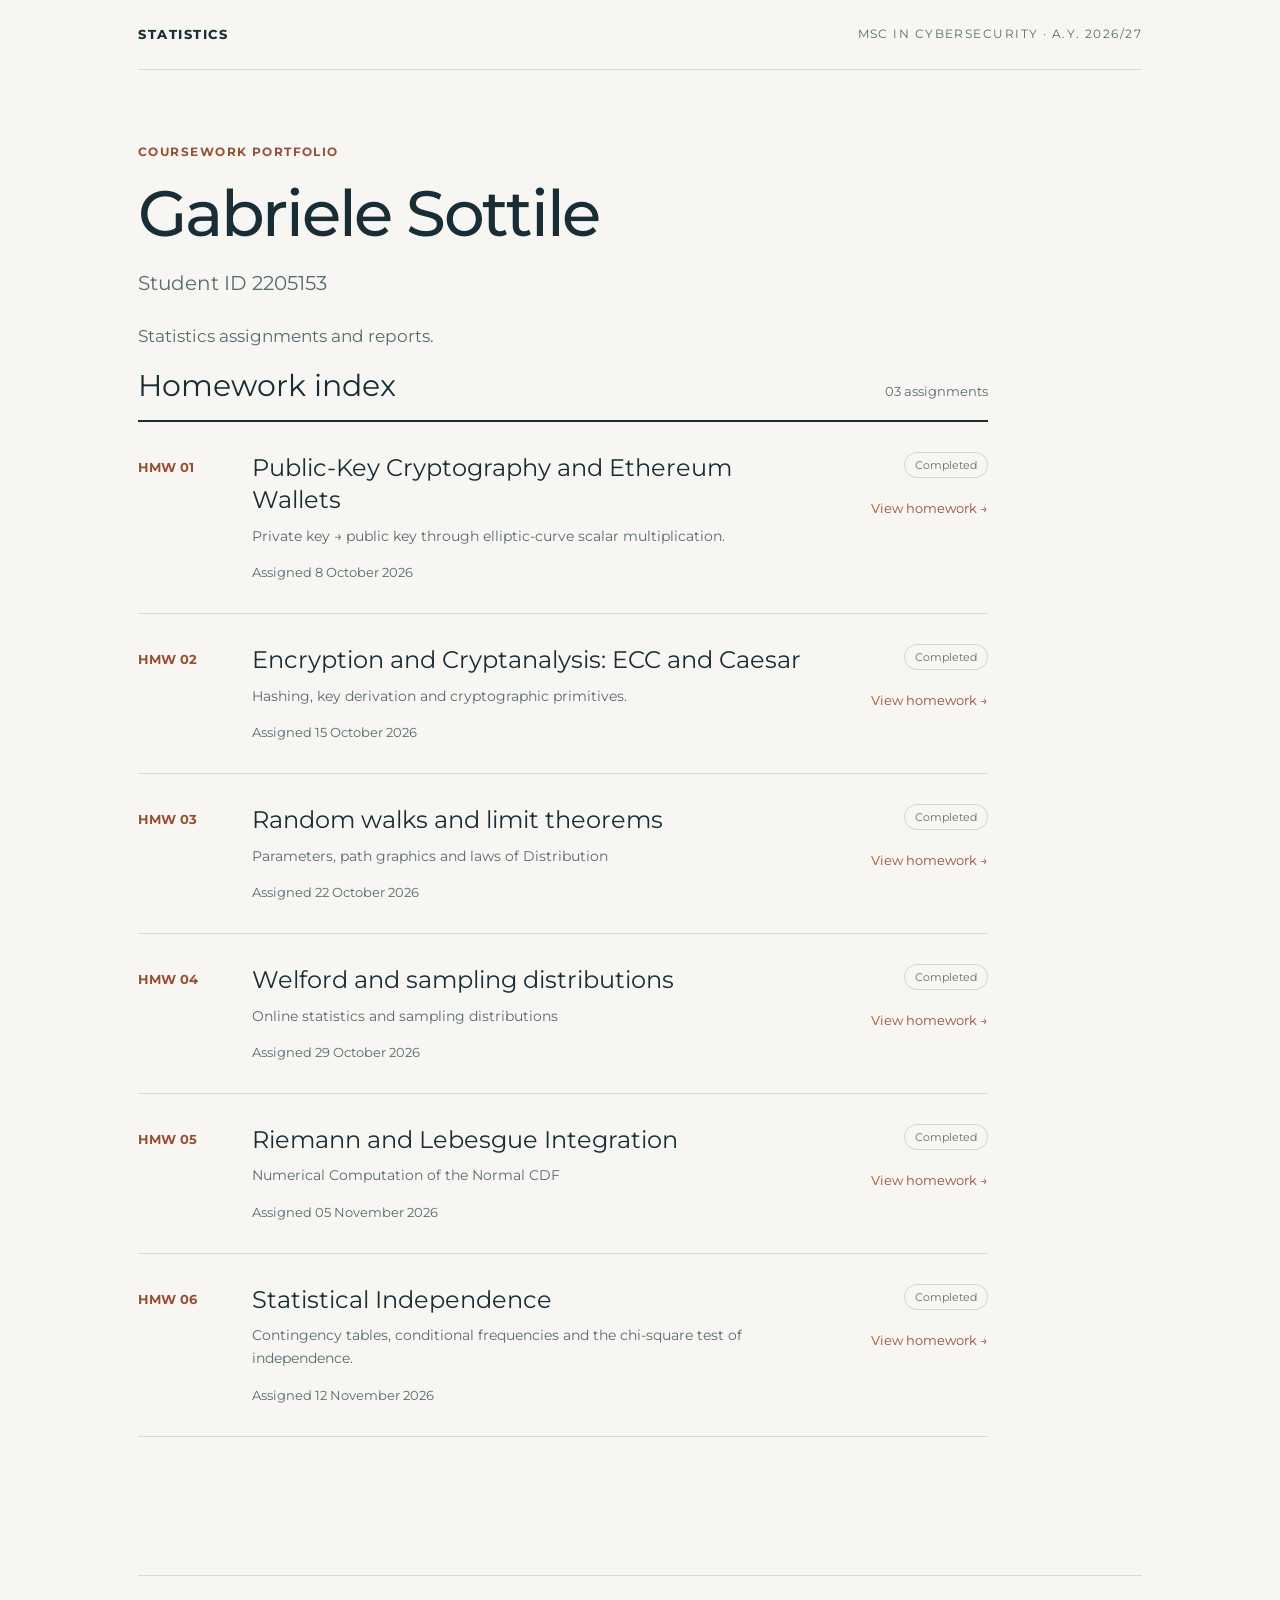
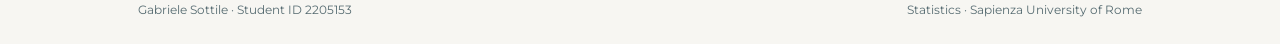
<file: index.html>
<!doctype html>
<html lang="en">
  <head>
    <meta charset="utf-8">
    <meta name="viewport" content="width=device-width, initial-scale=1">
    <meta name="description" content="Statistics coursework by Gabriele Sottile, student ID 2205153. MSc in Cybersecurity, academic year 2026/27.">
    <title>Statistics | Gabriele Sottile · 2205153</title>
      <link rel="preconnect" href="https://fonts.googleapis.com">
      <link rel="preconnect" href="https://fonts.gstatic.com" crossorigin>
      <link href="https://fonts.googleapis.com/css2?family=Montserrat:wght@400;500;600;700;750&display=swap" rel="stylesheet">
      <link rel="stylesheet" href="styles.css">
  </head>
  <body>
    <a class="skip" href="#main">
      Skip to content
    </a>
    <div class="wrap">
      <header class="top">
        <a class="brand" href="index.html">
          STATISTICS
        </a>
        <span class="meta">
          MSc in Cybersecurity · A.Y. 2026/27
        </span>
      </header>
      <main id="main"><section class="hero">
        <div class="eyebrow">
          Coursework portfolio
        </div>
        <h1>
          Gabriele Sottile
          <span>
            Student ID 2205153
          </span>
        </h1>
        <p class="intro">
          Statistics assignments and reports.
          <br>
        </p>
        <section aria-labelledby="index-title">
          <div class="heading">
            <h2 id="index-title">
              Homework index
            </h2>
            <span class="count">
              03 assignments
            </span>
          </div>
          <a class="entry" href="homework-1.html">
            <div class="num">
              HMW 01
            </div>
            <div>
              <h3>
                Public-Key Cryptography and Ethereum Wallets
              </h3>
              <p class="desc">
                Private key → public key through elliptic-curve scalar multiplication.
              </p>
              <div class="date">
                Assigned 
                <time datetime="2026-10-08">
                  8 October 2026
                </time>
              </div>
            </div>
            <div class="side">
              <span class="badge">
                Completed
              </span>
              <span class="open">
                View homework →
              </span>
            </div>
          </a>
          <a class="entry" href="homework-2.html">
            <div class="num">
              HMW 02
            </div>
            <div>
              <h3>
                Encryption and Cryptanalysis: ECC and Caesar
              </h3>
              <p class="desc">
                Hashing, key derivation and cryptographic primitives.
              </p>
              <div class="date">
                Assigned 
                <time datetime="2026-10-15">
                  15 October 2026
                </time>
              </div>
            </div>
            <div class="side">
              <span class="badge">
                Completed
              </span>
              <span class="open">
                View homework →
              </span>
            </div>
          </a>
          <a class="entry" href="homework-3.html">
            <div class="num">
              HMW 03
            </div>
            <div>
              <h3>
                Random walks and limit theorems
              </h3>
              <p class="desc">
                Parameters, path graphics and laws of Distribution
              </p>
              <div class="date">
                Assigned 
                <time datetime="2026-10-22">
                  22 October 2026
                </time>
              </div>
            </div>
            <div class="side">
              <span class="badge">
                Completed
              </span>
              <span class="open">
                View homework →
              </span>
            </div>
          </a>
          <a class="entry" href="homework-4.html">
            <div class="num">
              HMW 04
            </div>
            <div>
              <h3>
                Welford and sampling distributions
              </h3>
              <p class="desc">
                Online statistics and sampling distributions
              </p>
              <div class="date">
                Assigned 
                <time datetime="2026-10-29">
                  29 October 2026
                </time>
              </div>
            </div>
            <div class="side">
              <span class="badge">
                Completed
              </span>
              <span class="open">
                View homework →
              </span>
            </div>
          </a>
          <a class="entry" href="homework-5.html">
            <div class="num">
              HMW 05
            </div>
            <div>
              <h3>
                Riemann and Lebesgue Integration
              </h3>
              <p class="desc">
                Numerical Computation of the Normal CDF
              </p>
              <div class="date">
                Assigned 
                <time datetime="2026-11-05">
                  05 November 2026
                </time>
              </div>
            </div>
            <div class="side">
              <span class="badge">
                Completed
              </span>
              <span class="open">
                View homework →
              </span>
            </div>
          </a>
          <a class="entry" href="homework-6.html">
            <div class="num">
              HMW 06
            </div>
            <div>
              <h3>
                Statistical Independence
              </h3>
              <p class="desc">
                Contingency tables, conditional frequencies and the chi-square test of independence.
              </p>
              <div class="date">
                Assigned 
                <time datetime="2026-11-12">
                  12 November 2026
                </time>
              </div>
            </div>
            <div class="side">
              <span class="badge">
                Completed
              </span>
              <span class="open">
                View homework →
              </span>
            </div>
          </a>
        </section>
      </main>
      <footer>
        <span>
          Gabriele Sottile · Student ID 2205153
        </span>
        <span>
          Statistics · Sapienza University of Rome
        </span>
      </footer>
    </div>
  </body>
</html>
</file>
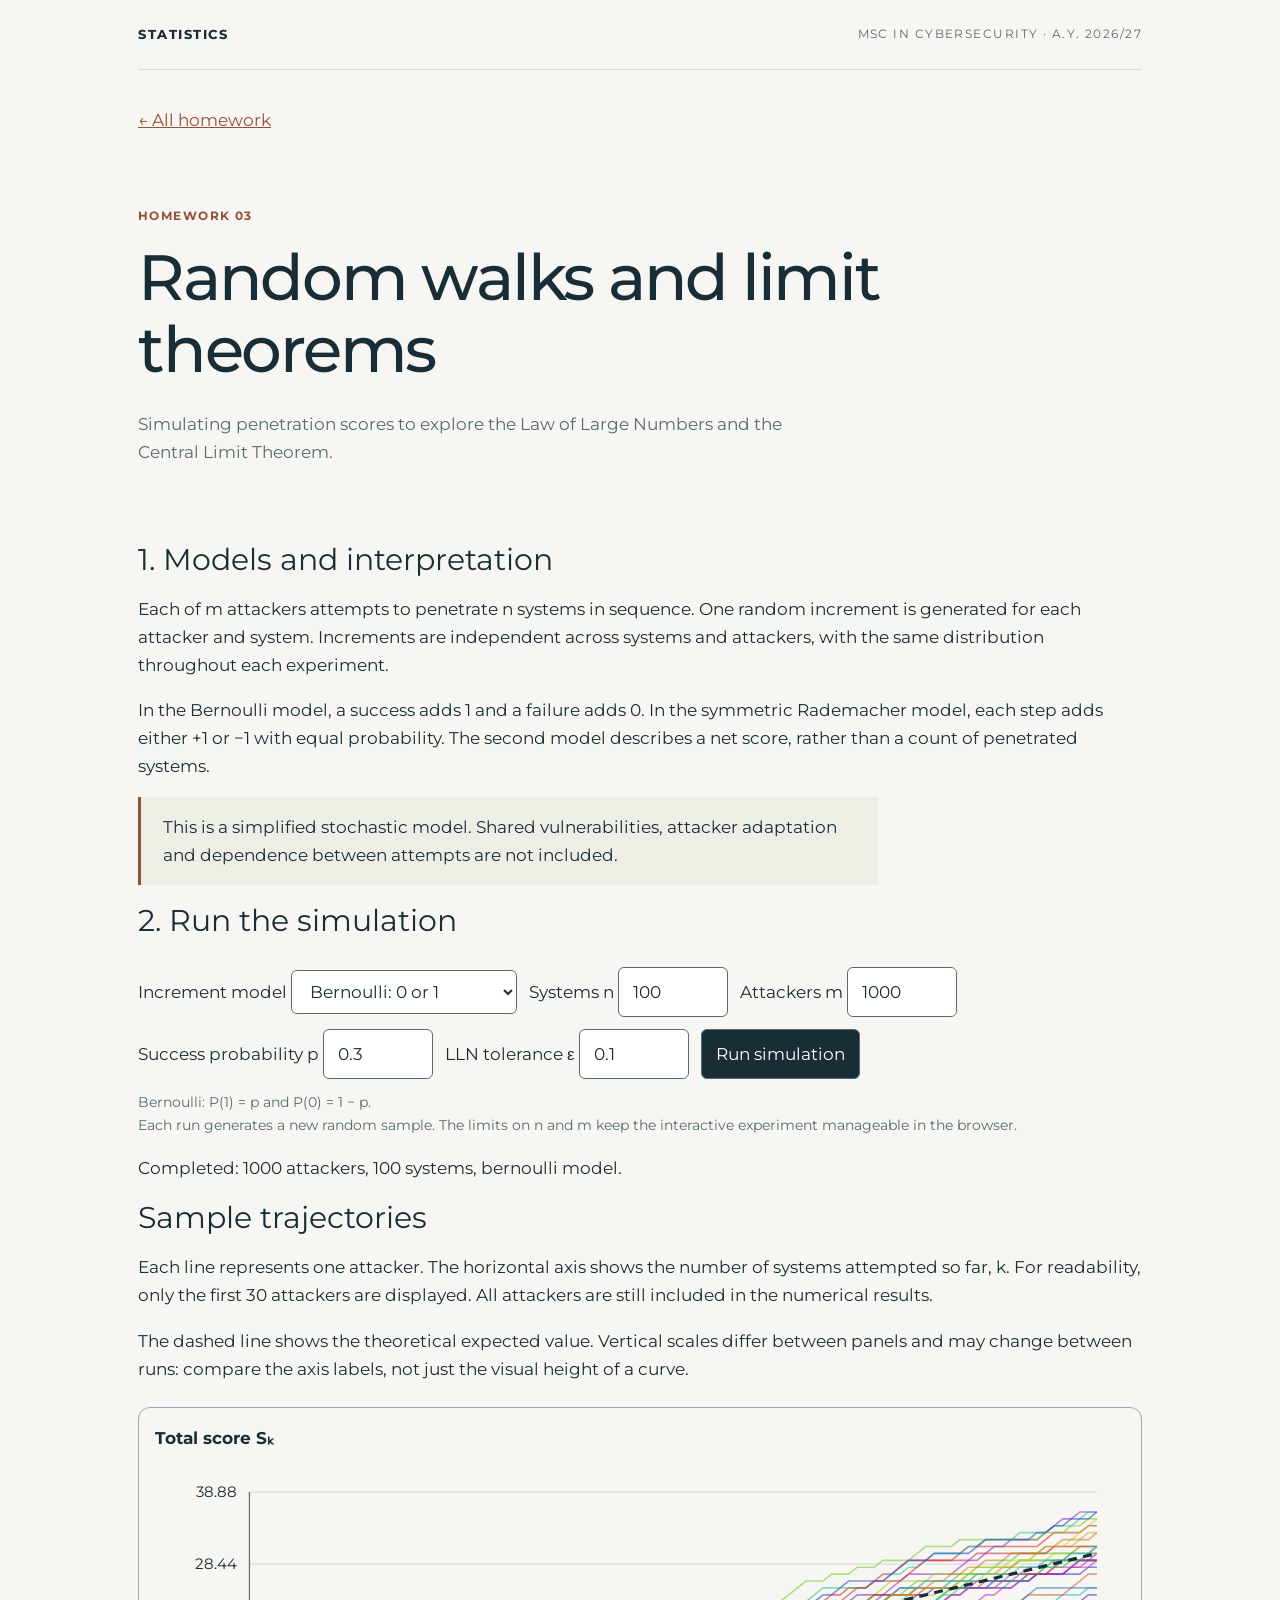
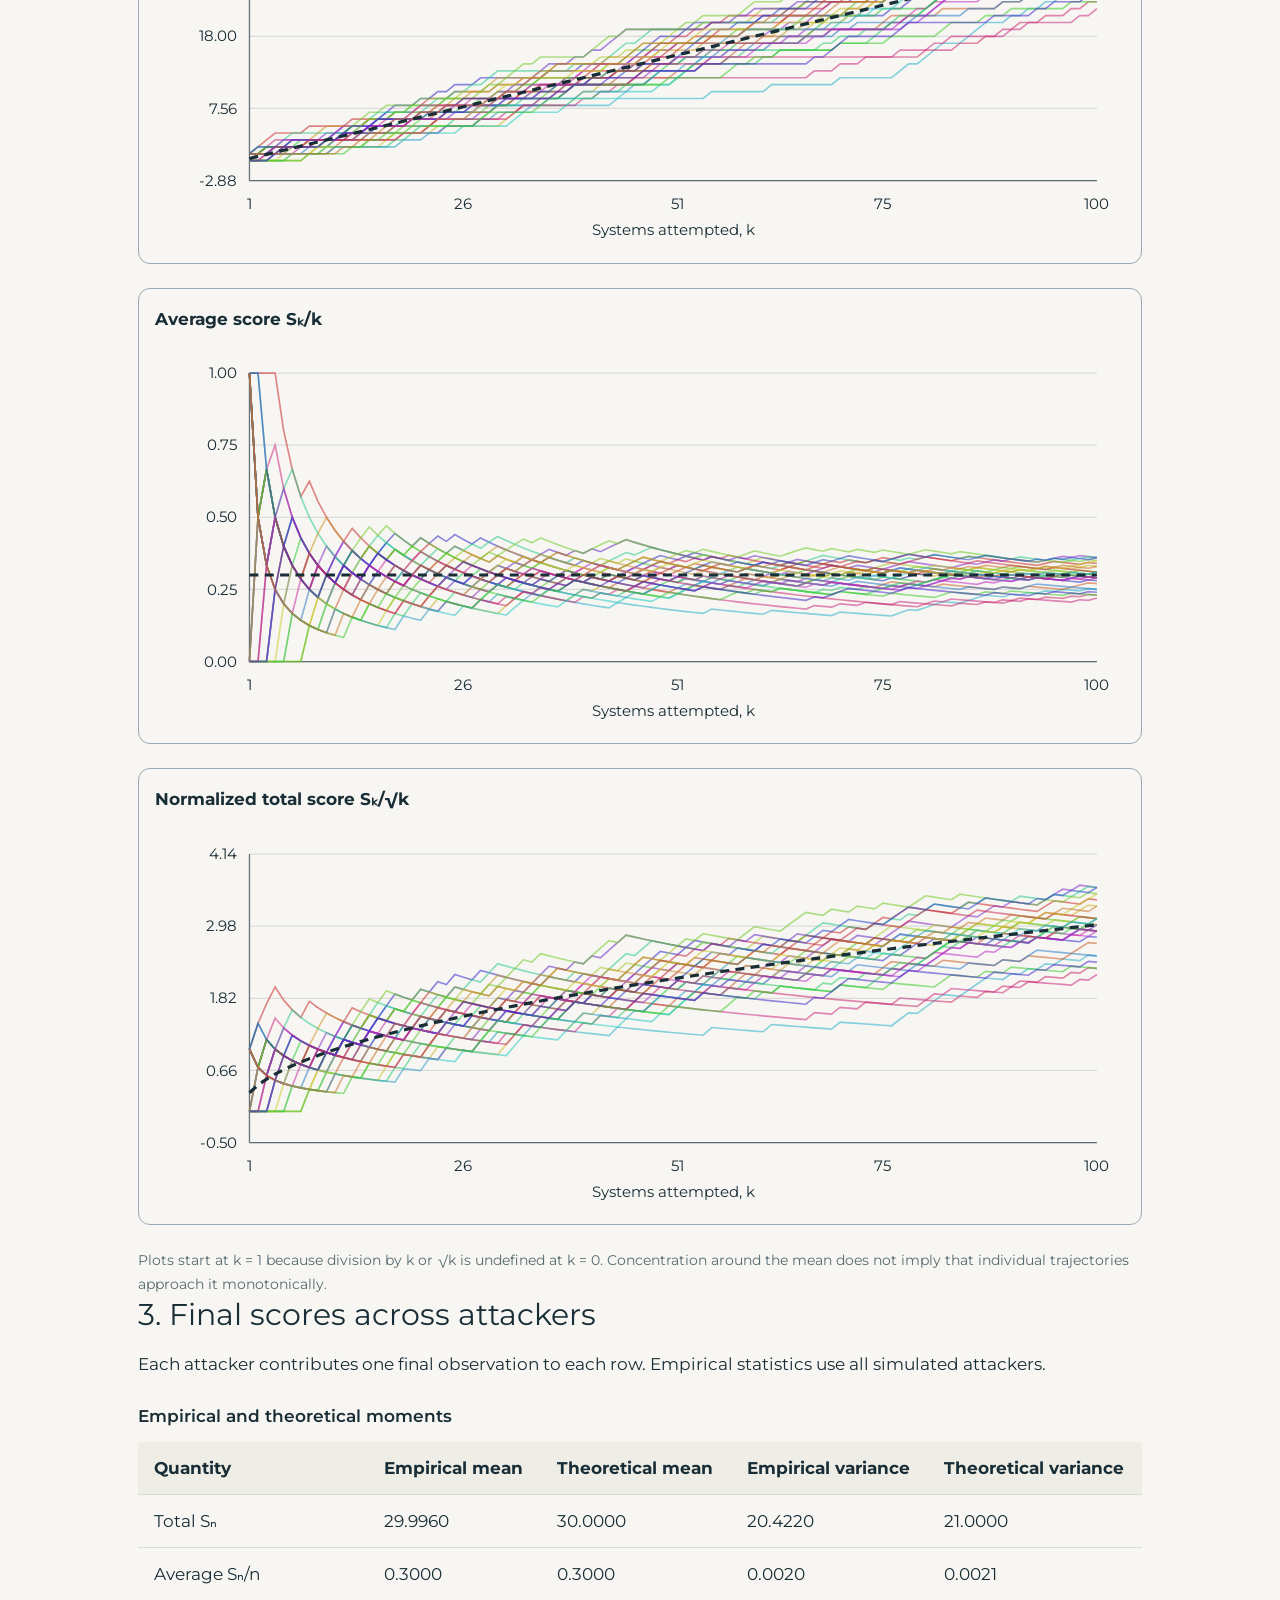
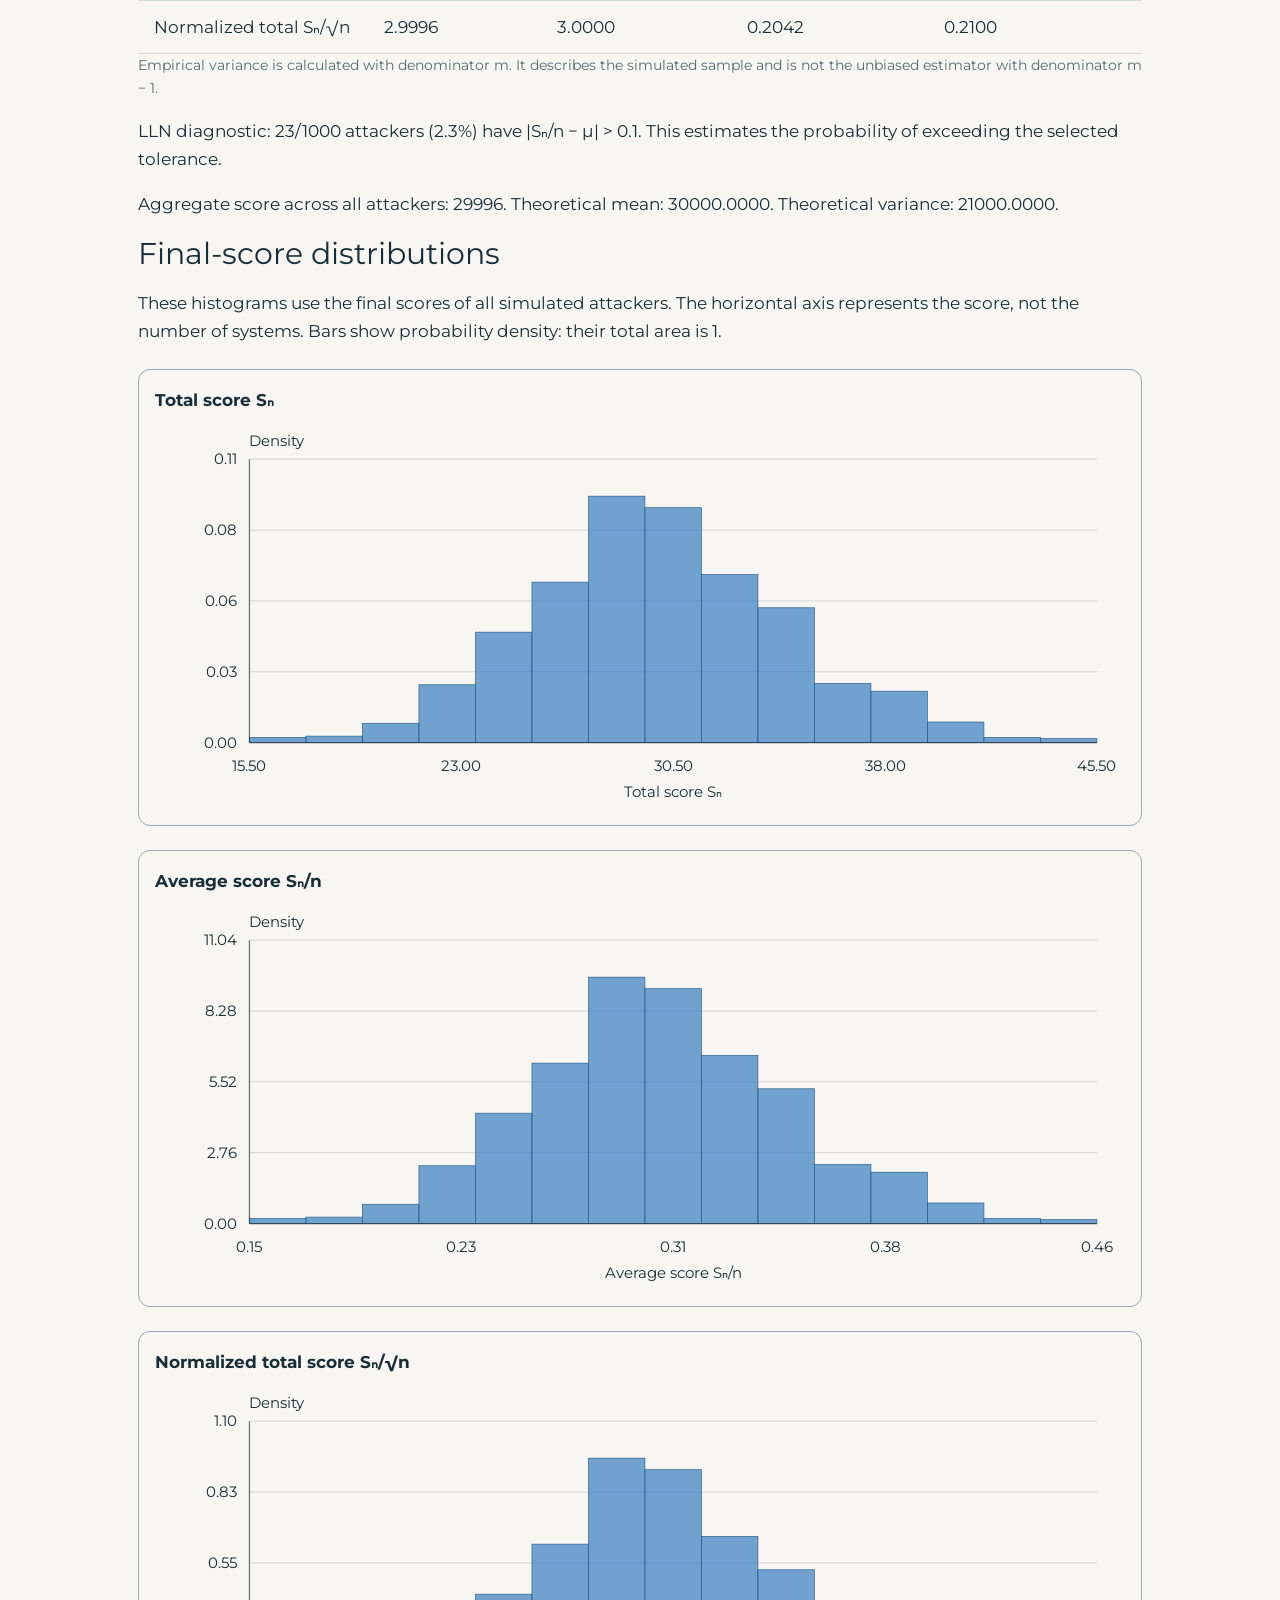
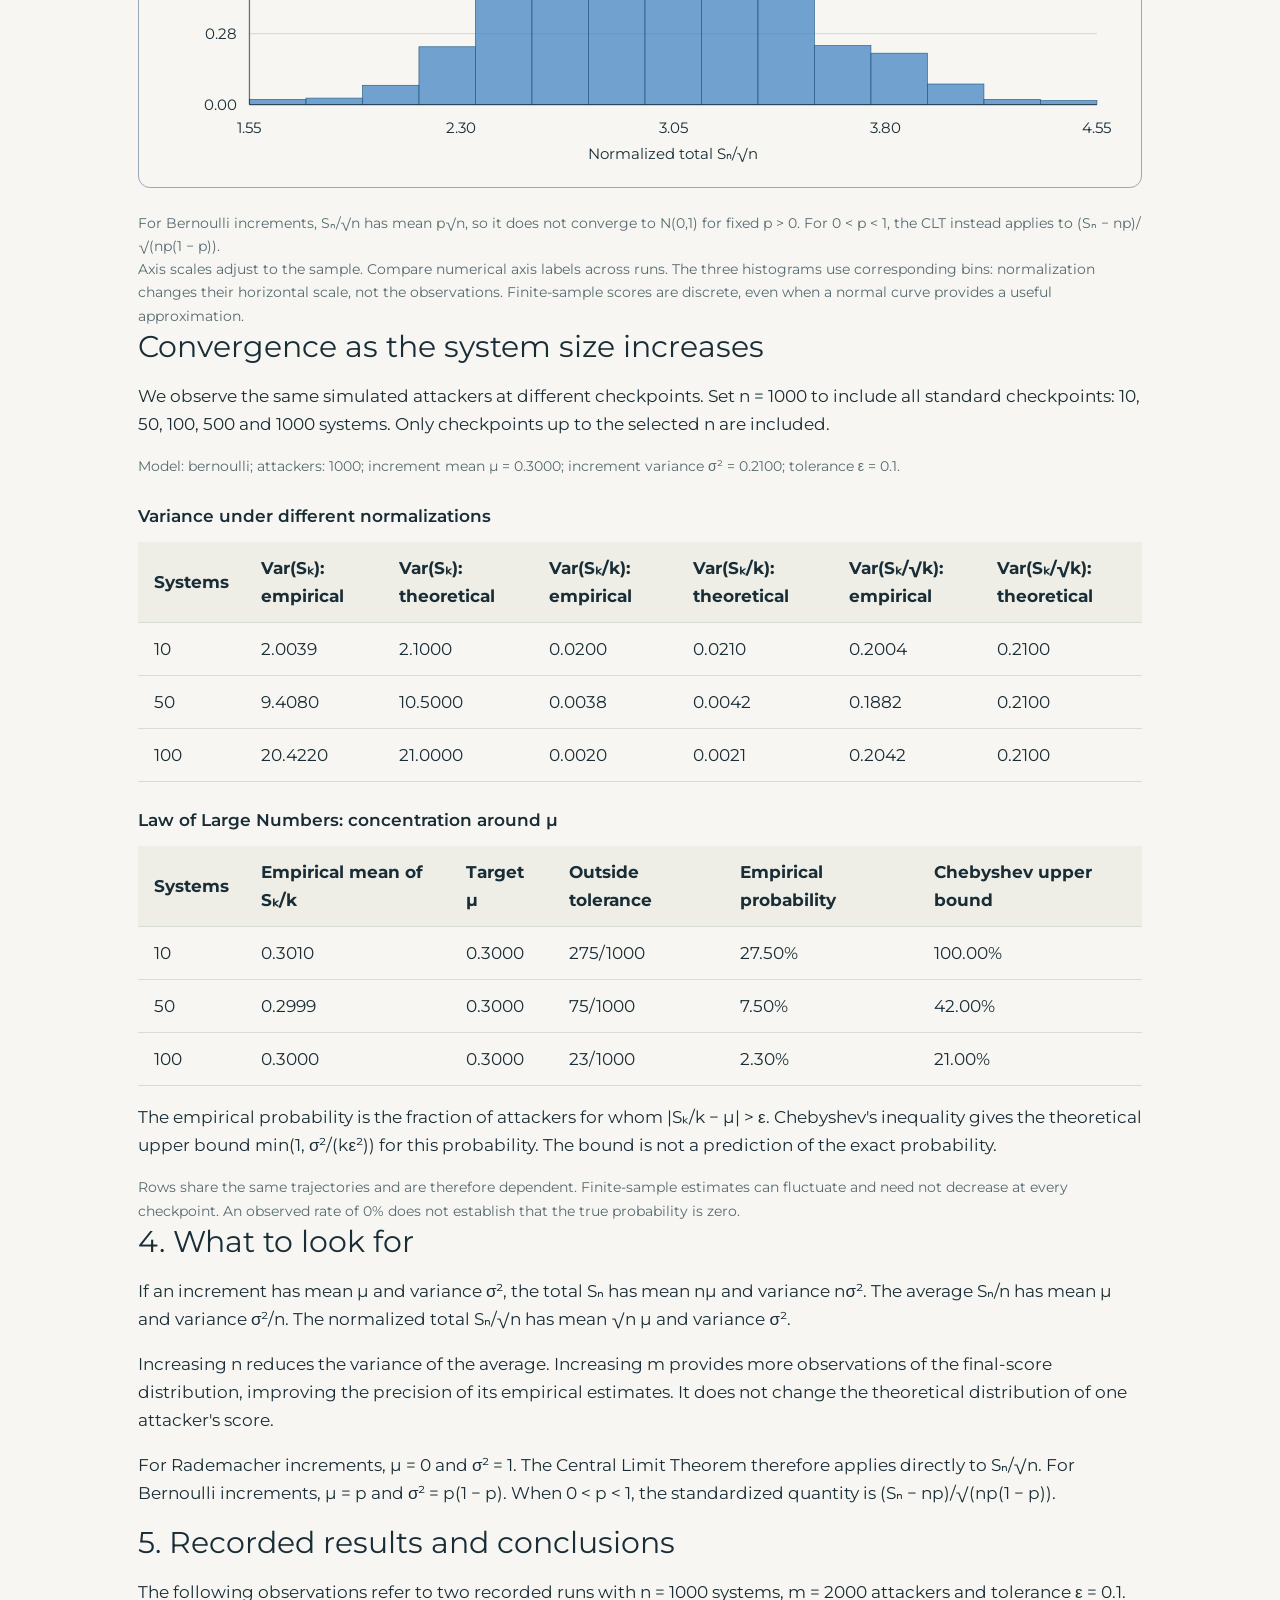
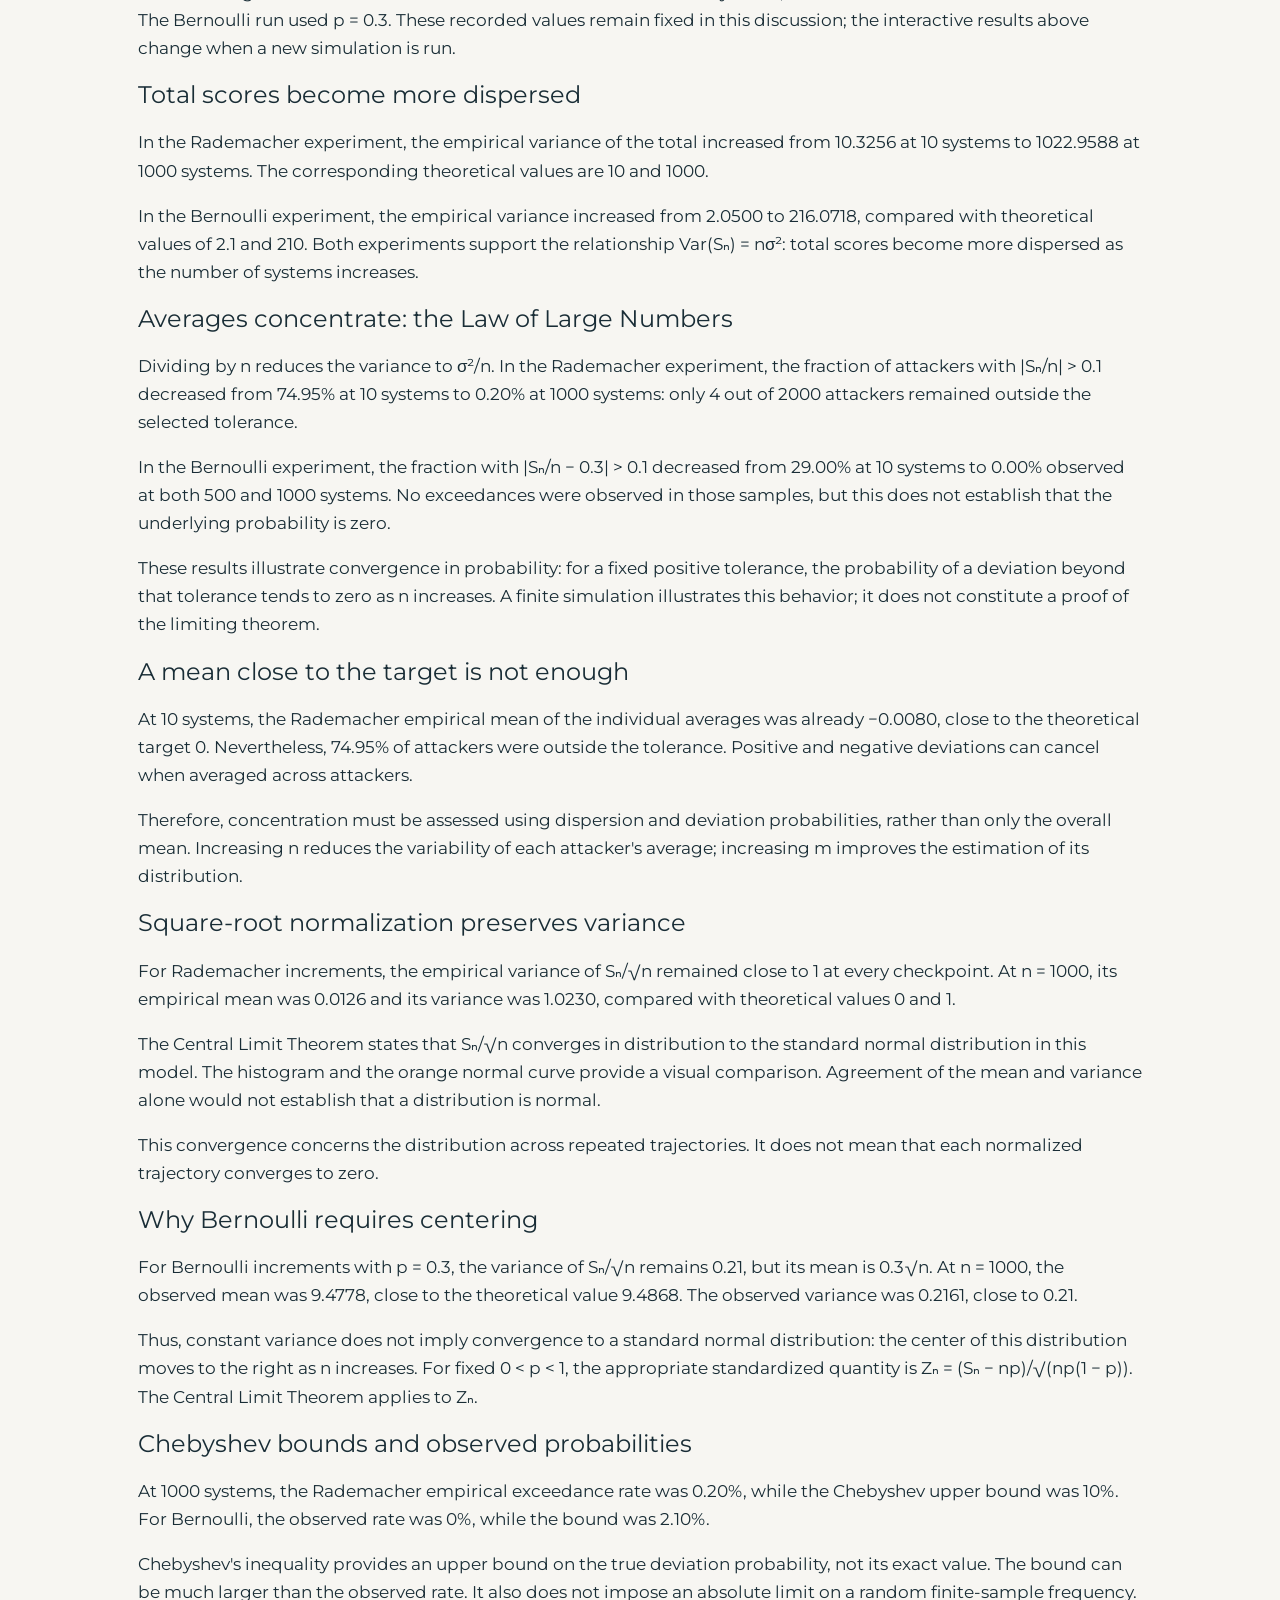
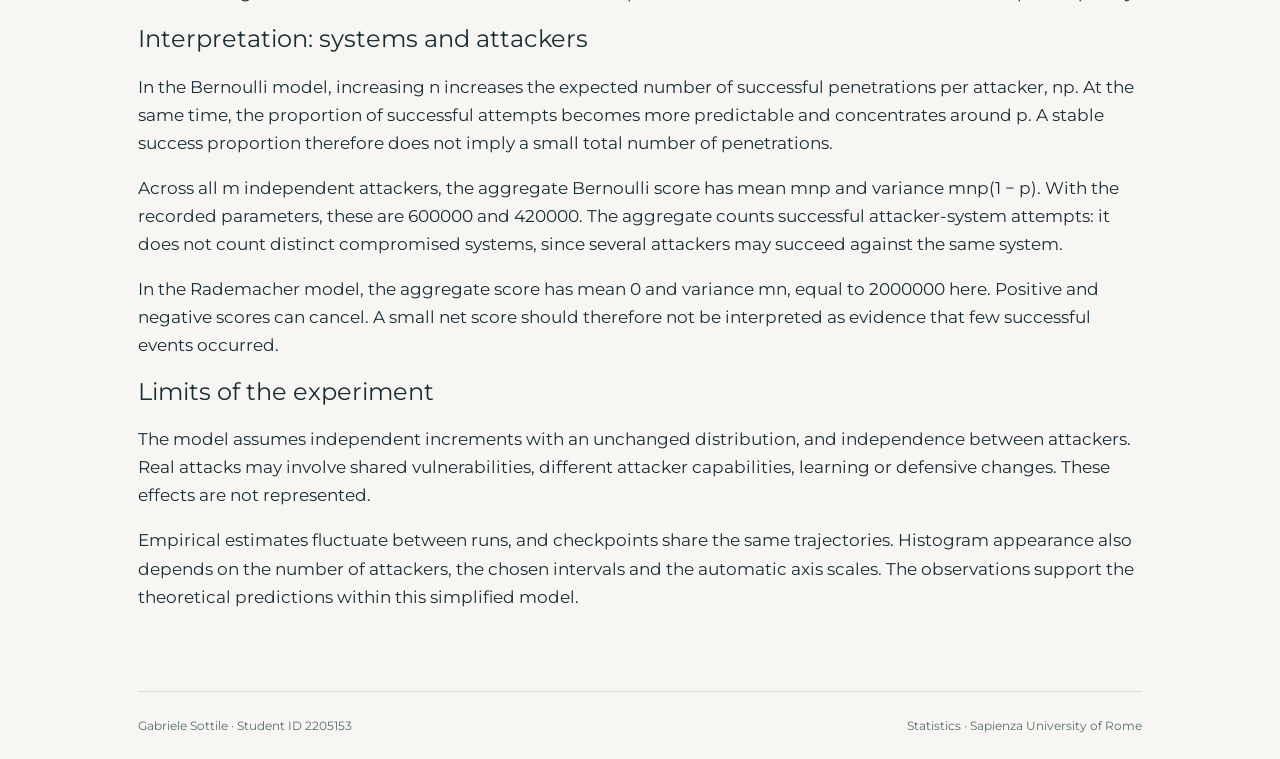
<file: homework-3.html>
<!doctype html>
<html lang="en">
<head>
  <meta charset="utf-8">
  <meta name="viewport" content="width=device-width, initial-scale=1">

  <meta
    name="description"
    content="Statistics Homework 3: random walks, the Law of Large Numbers and the Central Limit Theorem."
  >

  <title>Homework 3 | Gabriele Sottile · 2205153</title>

  <link rel="preconnect" href="https://fonts.googleapis.com">
  <link rel="preconnect" href="https://fonts.gstatic.com" crossorigin>
  <link
    href="https://fonts.googleapis.com/css2?family=Montserrat:wght@400;500;600;700&display=swap"
    rel="stylesheet"
  >

  <link rel="stylesheet" href="styles.css">
  <script src="homework-3.js" defer></script>
</head>

<body>
  <a class="skip" href="#main">Skip to content</a>

  <div class="wrap">
    <header class="top">
      <a class="brand" href="index.html">STATISTICS</a>
      <span class="meta">MSc in Cybersecurity · A.Y. 2026/27</span>
    </header>

    <main id="main">
      <a class="back" href="index.html">← All homework</a>

      <section class="hero">
        <div class="eyebrow">Homework 03</div>

        <h1>Random walks and limit theorems</h1>

        <p class="intro">
          Simulating penetration scores to explore the Law of Large
          Numbers and the Central Limit Theorem.
        </p>
      </section>

      <section aria-labelledby="model-title">
        <h2 id="model-title">1. Models and interpretation</h2>

        <p>
          Each of m attackers attempts to penetrate n systems in sequence.
          One random increment is generated for each attacker and system.
          Increments are independent across systems and attackers,
          with the same distribution throughout each experiment.
        </p>

        <p>
          In the Bernoulli model, a success adds 1 and a failure adds 0.
          In the symmetric Rademacher model, each step adds either
          +1 or −1 with equal probability. The second model describes
          a net score, rather than a count of penetrated systems.
        </p>

        <p class="notice">
          This is a simplified stochastic model. Shared vulnerabilities,
          attacker adaptation and dependence between attempts are not included.
        </p>
      </section>

      <section aria-labelledby="simulation-title">
        <h2 id="simulation-title">2. Run the simulation</h2>

        <form id="simulation-form" class="experiment-controls">
          <div>
            <label for="score-model">Increment model</label>
            <select id="score-model">
              <option value="bernoulli">Bernoulli: 0 or 1</option>
              <option value="rademacher">Rademacher: −1 or +1</option>
            </select>
          </div>

          <div>
            <label for="system-count">Systems n</label>
            <input
              id="system-count"
              type="number"
              min="1"
              max="1000"
              step="1"
              value="100"
              required
            >
          </div>

          <div>
            <label for="attacker-count">Attackers m</label>
            <input
              id="attacker-count"
              type="number"
              min="2"
              max="2000"
              step="1"
              value="1000"
              required
            >
          </div>

          <div>
            <label for="success-probability">Success probability p</label>
            <input
              id="success-probability"
              type="number"
              min="0"
              max="1"
              step="any"
              value="0.3"
              required
            >
          </div>

          <div>
            <label for="lln-tolerance">LLN tolerance ε</label>
            <input
              id="lln-tolerance"
              type="number"
              min="0.001"
              max="1"
              step="any"
              value="0.1"
              required
            >
          </div>

          <button type="submit">Run simulation</button>
        </form>

        <p id="model-description" class="desc"></p>

        <p class="desc">
          Each run generates a new random sample. The limits on n and m
          keep the interactive experiment manageable in the browser.
        </p>

        <p id="simulation-status" role="status" aria-live="polite"></p>
      </section>
      <section aria-labelledby="trajectories-title">
        <h2 id="trajectories-title">Sample trajectories</h2>
      
        <p>
          Each line represents one attacker. The horizontal axis shows
          the number of systems attempted so far, k.
          For readability, only the first 30 attackers are displayed.
          All attackers are still included in the numerical results.
        </p>
      
        <p>
          The dashed line shows the theoretical expected value.
          Vertical scales differ between panels and may change between runs:
          compare the axis labels, not just the visual height of a curve.
        </p>
      
        <figure class="trajectory-card">
          <figcaption>Total score Sₖ</figcaption>
      
          <svg
            id="total-trajectories"
            class="trajectory-plot"
            viewBox="0 0 760 300"
            role="img"
            aria-label="Trajectories of the cumulative total score"
          ></svg>
        </figure>
      
        <figure class="trajectory-card">
          <figcaption>Average score Sₖ/k</figcaption>
      
          <svg
            id="average-trajectories"
            class="trajectory-plot"
            viewBox="0 0 760 300"
            role="img"
            aria-label="Trajectories of the average score"
          ></svg>
        </figure>
      
        <figure class="trajectory-card">
          <figcaption>Normalized total score Sₖ/√k</figcaption>
      
          <svg
            id="normalized-trajectories"
            class="trajectory-plot"
            viewBox="0 0 760 300"
            role="img"
            aria-label="Trajectories of the total score divided by the square root of k"
          ></svg>
        </figure>
      
        <p class="desc">
          Plots start at k = 1 because division by k or √k is undefined
          at k = 0. Concentration around the mean does not imply that
          individual trajectories approach it monotonically.
        </p>
      </section>

      <section aria-labelledby="statistics-title">
        <h2 id="statistics-title">3. Final scores across attackers</h2>

        <p>
          Each attacker contributes one final observation to each row.
          Empirical statistics use all simulated attackers.
        </p>

        <div class="table-scroll">
          <table class="results-table">
            <caption>Empirical and theoretical moments</caption>

            <thead>
              <tr>
                <th scope="col">Quantity</th>
                <th scope="col">Empirical mean</th>
                <th scope="col">Theoretical mean</th>
                <th scope="col">Empirical variance</th>
                <th scope="col">Theoretical variance</th>
              </tr>
            </thead>

            <tbody id="simulation-moments"></tbody>
          </table>
        </div>

        <p class="desc">
          Empirical variance is calculated with denominator m.
          It describes the simulated sample and is not the unbiased
          estimator with denominator m − 1.
        </p>

        <p id="lln-result"></p>
        <p id="aggregate-result"></p>
      </section>
      <section aria-labelledby="distributions-title">
        <h2 id="distributions-title">Final-score distributions</h2>
      
        <p>
          These histograms use the final scores of all simulated attackers.
          The horizontal axis represents the score, not the number of systems.
          Bars show probability density: their total area is 1.
        </p>
      
        <figure class="trajectory-card">
          <figcaption>Total score Sₙ</figcaption>
      
          <svg
            id="total-histogram"
            class="trajectory-plot"
            viewBox="0 0 760 300"
            role="img"
            aria-label="Histogram of final total scores"
          ></svg>
        </figure>
      
        <figure class="trajectory-card">
          <figcaption>Average score Sₙ/n</figcaption>
      
          <svg
            id="average-histogram"
            class="trajectory-plot"
            viewBox="0 0 760 300"
            role="img"
            aria-label="Histogram of final average scores"
          ></svg>
        </figure>
      
        <figure class="trajectory-card">
          <figcaption>Normalized total score Sₙ/√n</figcaption>
      
          <svg
            id="normalized-histogram"
            class="trajectory-plot"
            viewBox="0 0 760 300"
            role="img"
            aria-label="Histogram of normalized final scores"
          ></svg>
        </figure>
      
        <p id="histogram-explanation" class="desc"></p>
      
        <p class="desc">
          Axis scales adjust to the sample. Compare numerical axis labels
          across runs. The three histograms use corresponding bins:
          normalization changes their horizontal scale, not the observations.
          Finite-sample scores are discrete, even when a normal curve
          provides a useful approximation.
        </p>
      </section>
      <section aria-labelledby="convergence-title">
        <h2 id="convergence-title">Convergence as the system size increases</h2>
      
        <p>
          We observe the same simulated attackers at different checkpoints.
          Set n = 1000 to include all standard checkpoints:
          10, 50, 100, 500 and 1000 systems.
          Only checkpoints up to the selected n are included.
        </p>
      
        <p id="convergence-description" class="desc"></p>
      
        <div class="table-scroll">
          <table class="results-table">
            <caption>Variance under different normalizations</caption>
      
            <thead>
              <tr>
                <th scope="col">Systems</th>
                <th scope="col">Var(Sₖ): empirical</th>
                <th scope="col">Var(Sₖ): theoretical</th>
                <th scope="col">Var(Sₖ/k): empirical</th>
                <th scope="col">Var(Sₖ/k): theoretical</th>
                <th scope="col">Var(Sₖ/√k): empirical</th>
                <th scope="col">Var(Sₖ/√k): theoretical</th>
              </tr>
            </thead>
      
            <tbody id="variance-comparison"></tbody>
          </table>
        </div>
      
        <div class="table-scroll">
          <table class="results-table">
            <caption>Law of Large Numbers: concentration around μ</caption>
      
            <thead>
              <tr>
                <th scope="col">Systems</th>
                <th scope="col">Empirical mean of Sₖ/k</th>
                <th scope="col">Target μ</th>
                <th scope="col">Outside tolerance</th>
                <th scope="col">Empirical probability</th>
                <th scope="col">Chebyshev upper bound</th>
              </tr>
            </thead>
      
            <tbody id="lln-comparison"></tbody>
          </table>
        </div>
      
        <p>
          The empirical probability is the fraction of attackers for whom
          |Sₖ/k − μ| &gt; ε.
          Chebyshev's inequality gives the theoretical upper bound
          min(1, σ²/(kε²)) for this probability.
          The bound is not a prediction of the exact probability.
        </p>
      
        <p class="desc">
          Rows share the same trajectories and are therefore dependent.
          Finite-sample estimates can fluctuate and need not decrease
          at every checkpoint. An observed rate of 0% does not establish
          that the true probability is zero.
        </p>
      </section>

      <section aria-labelledby="interpretation-title">
        <h2 id="interpretation-title">4. What to look for</h2>

        <p>
          If an increment has mean μ and variance σ², the total Sₙ
          has mean nμ and variance nσ². The average Sₙ/n has mean μ
          and variance σ²/n. The normalized total Sₙ/√n has mean
          √n μ and variance σ².
        </p>

        <p>
          Increasing n reduces the variance of the average.
          Increasing m provides more observations of the final-score
          distribution, improving the precision of its empirical estimates.
          It does not change the theoretical distribution of one attacker's score.
        </p>

        <p>
          For Rademacher increments, μ = 0 and σ² = 1.
          The Central Limit Theorem therefore applies directly to Sₙ/√n.
          For Bernoulli increments, μ = p and σ² = p(1 − p).
          When 0 &lt; p &lt; 1, the standardized quantity is
          (Sₙ − np)/√(np(1 − p)).
        </p>
      </section>
      <section aria-labelledby="conclusions-title">
        <h2 id="conclusions-title">5. Recorded results and conclusions</h2>
      
        <p>
          The following observations refer to two recorded runs with
          n = 1000 systems, m = 2000 attackers and tolerance ε = 0.1.
          The Bernoulli run used p = 0.3.
          These recorded values remain fixed in this discussion;
          the interactive results above change when a new simulation is run.
        </p>
      
        <h3>Total scores become more dispersed</h3>
      
        <p>
          In the Rademacher experiment, the empirical variance of the total
          increased from 10.3256 at 10 systems to 1022.9588 at 1000 systems.
          The corresponding theoretical values are 10 and 1000.
        </p>
      
        <p>
          In the Bernoulli experiment, the empirical variance increased
          from 2.0500 to 216.0718, compared with theoretical values
          of 2.1 and 210.
          Both experiments support the relationship Var(Sₙ) = nσ²:
          total scores become more dispersed as the number of systems increases.
        </p>
      
        <h3>Averages concentrate: the Law of Large Numbers</h3>
      
        <p>
          Dividing by n reduces the variance to σ²/n.
          In the Rademacher experiment, the fraction of attackers with
          |Sₙ/n| &gt; 0.1 decreased from 74.95% at 10 systems
          to 0.20% at 1000 systems: only 4 out of 2000 attackers
          remained outside the selected tolerance.
        </p>
      
        <p>
          In the Bernoulli experiment, the fraction with
          |Sₙ/n − 0.3| &gt; 0.1 decreased from 29.00% at 10 systems
          to 0.00% observed at both 500 and 1000 systems.
          No exceedances were observed in those samples, but this does
          not establish that the underlying probability is zero.
        </p>
      
        <p>
          These results illustrate convergence in probability:
          for a fixed positive tolerance, the probability of a deviation
          beyond that tolerance tends to zero as n increases.
          A finite simulation illustrates this behavior; it does not
          constitute a proof of the limiting theorem.
        </p>
      
        <h3>A mean close to the target is not enough</h3>
      
        <p>
          At 10 systems, the Rademacher empirical mean of the individual
          averages was already −0.0080, close to the theoretical target 0.
          Nevertheless, 74.95% of attackers were outside the tolerance.
          Positive and negative deviations can cancel when averaged
          across attackers.
        </p>
      
        <p>
          Therefore, concentration must be assessed using dispersion
          and deviation probabilities, rather than only the overall mean.
          Increasing n reduces the variability of each attacker's average;
          increasing m improves the estimation of its distribution.
        </p>
      
        <h3>Square-root normalization preserves variance</h3>
      
        <p>
          For Rademacher increments, the empirical variance of Sₙ/√n
          remained close to 1 at every checkpoint.
          At n = 1000, its empirical mean was 0.0126 and its variance
          was 1.0230, compared with theoretical values 0 and 1.
        </p>
      
        <p>
          The Central Limit Theorem states that Sₙ/√n converges
          in distribution to the standard normal distribution in this model.
          The histogram and the orange normal curve provide a visual
          comparison. Agreement of the mean and variance alone would
          not establish that a distribution is normal.
        </p>
      
        <p>
          This convergence concerns the distribution across repeated
          trajectories. It does not mean that each normalized trajectory
          converges to zero.
        </p>
      
        <h3>Why Bernoulli requires centering</h3>
      
        <p>
          For Bernoulli increments with p = 0.3, the variance of Sₙ/√n
          remains 0.21, but its mean is 0.3√n.
          At n = 1000, the observed mean was 9.4778,
          close to the theoretical value 9.4868.
          The observed variance was 0.2161, close to 0.21.
        </p>
      
        <p>
          Thus, constant variance does not imply convergence to a standard
          normal distribution: the center of this distribution moves
          to the right as n increases.
          For fixed 0 &lt; p &lt; 1, the appropriate standardized quantity is
          Zₙ = (Sₙ − np)/√(np(1 − p)).
          The Central Limit Theorem applies to Zₙ.
        </p>
      
        <h3>Chebyshev bounds and observed probabilities</h3>
      
        <p>
          At 1000 systems, the Rademacher empirical exceedance rate
          was 0.20%, while the Chebyshev upper bound was 10%.
          For Bernoulli, the observed rate was 0%, while the bound
          was 2.10%.
        </p>
      
        <p>
          Chebyshev's inequality provides an upper bound on the true
          deviation probability, not its exact value.
          The bound can be much larger than the observed rate.
          It also does not impose an absolute limit on a random
          finite-sample frequency.
        </p>
      
        <h3>Interpretation: systems and attackers</h3>
      
        <p>
          In the Bernoulli model, increasing n increases the expected
          number of successful penetrations per attacker, np.
          At the same time, the proportion of successful attempts
          becomes more predictable and concentrates around p.
          A stable success proportion therefore does not imply
          a small total number of penetrations.
        </p>
      
        <p>
          Across all m independent attackers, the aggregate Bernoulli
          score has mean mnp and variance mnp(1 − p).
          With the recorded parameters, these are 600000 and 420000.
          The aggregate counts successful attacker-system attempts:
          it does not count distinct compromised systems, since several
          attackers may succeed against the same system.
        </p>
      
        <p>
          In the Rademacher model, the aggregate score has mean 0
          and variance mn, equal to 2000000 here.
          Positive and negative scores can cancel.
          A small net score should therefore not be interpreted
          as evidence that few successful events occurred.
        </p>
      
        <h3>Limits of the experiment</h3>
      
        <p>
          The model assumes independent increments with an unchanged
          distribution, and independence between attackers.
          Real attacks may involve shared vulnerabilities, different
          attacker capabilities, learning or defensive changes.
          These effects are not represented.
        </p>
      
        <p>
          Empirical estimates fluctuate between runs, and checkpoints
          share the same trajectories.
          Histogram appearance also depends on the number of attackers,
          the chosen intervals and the automatic axis scales.
          The observations support the theoretical predictions within
          this simplified model.
        </p>
      </section>
    </main>

    <footer>
      <span>Gabriele Sottile · Student ID 2205153</span>
      <span>Statistics · Sapienza University of Rome</span>
    </footer>
  </div>
</body>
</html>
</file>
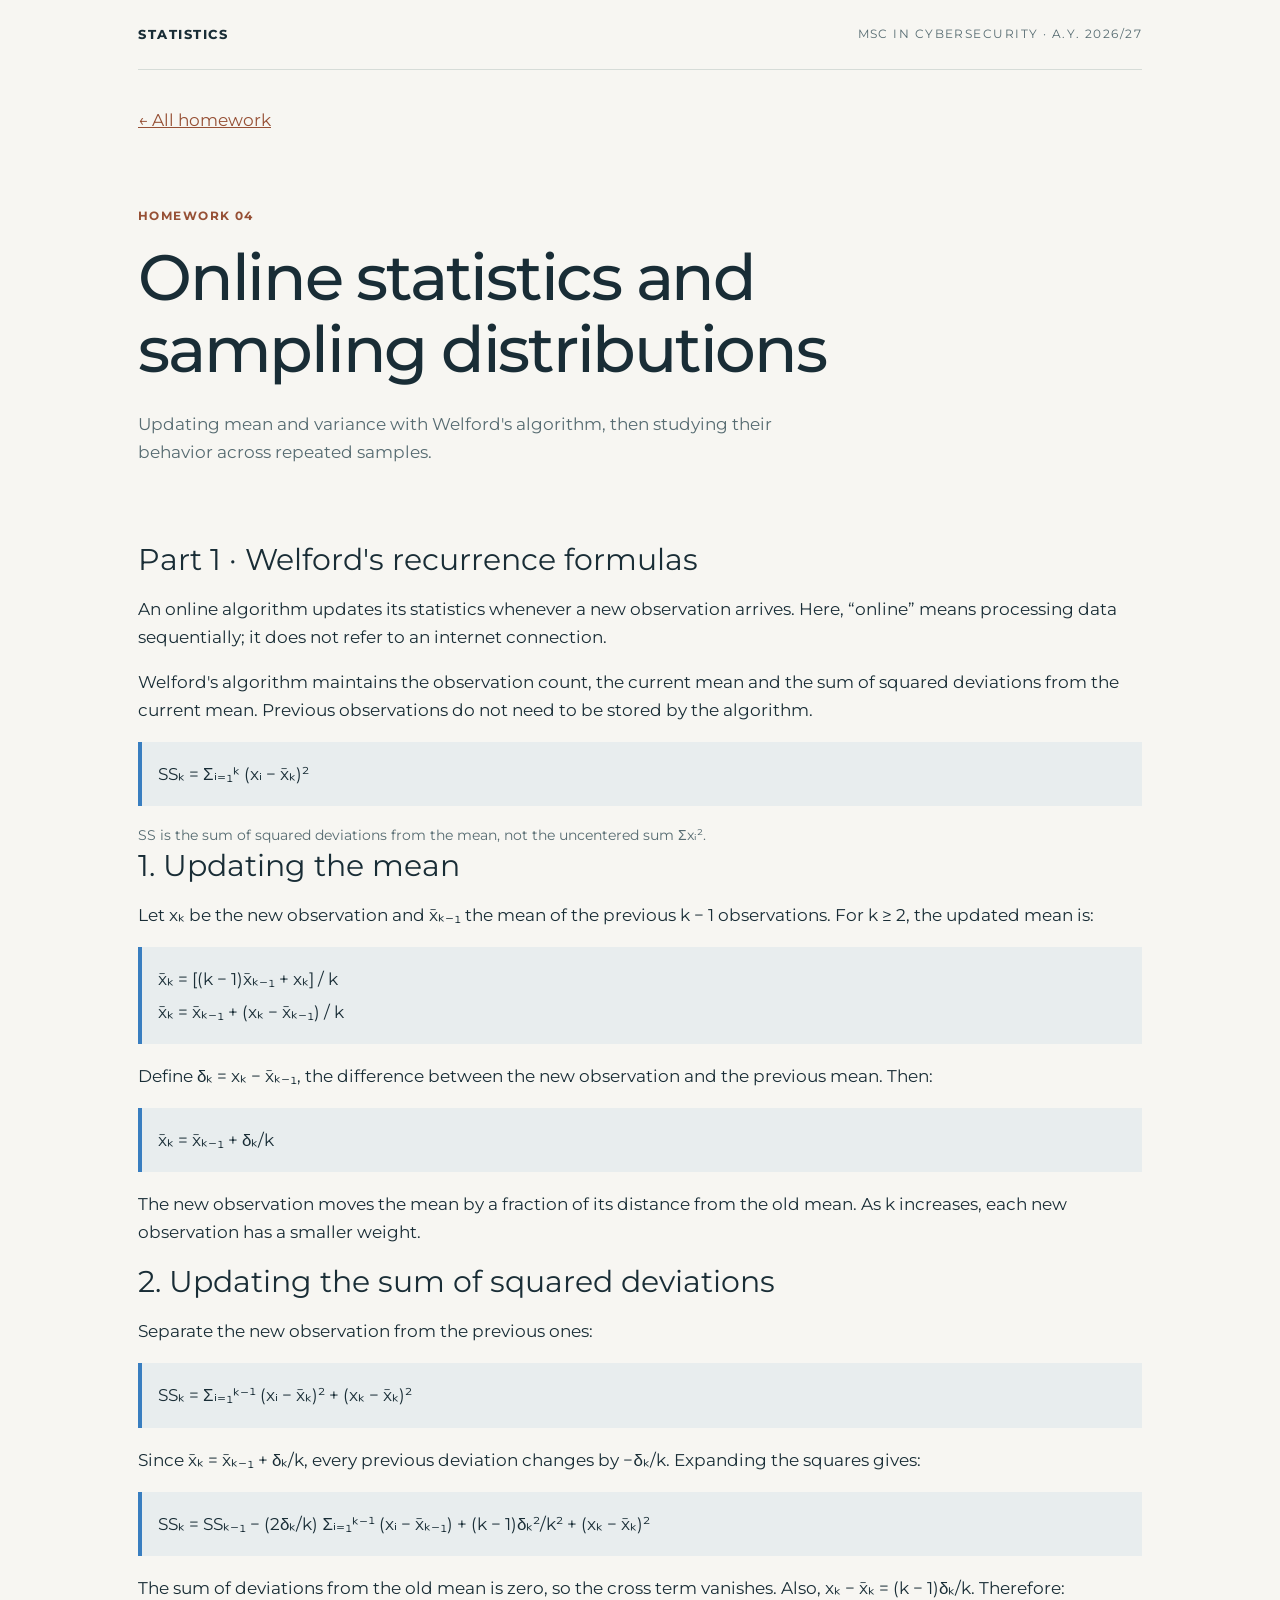
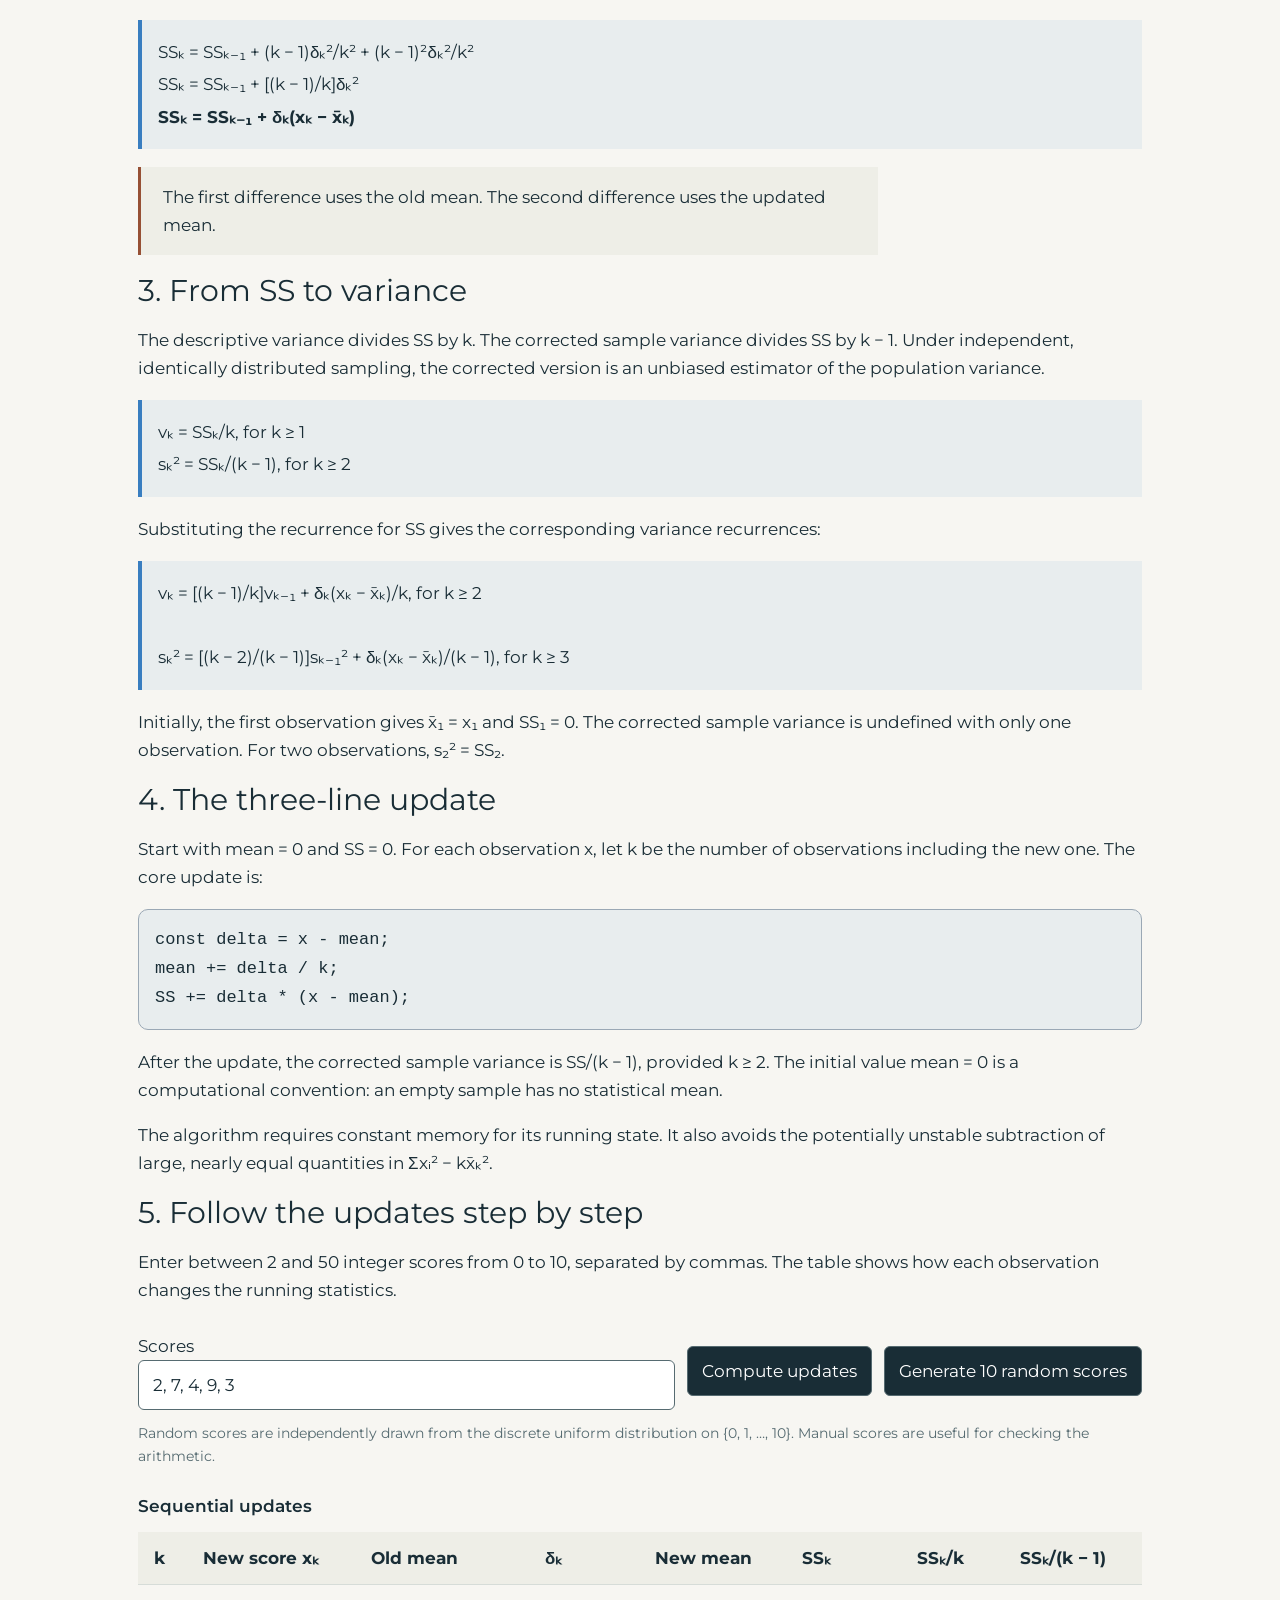
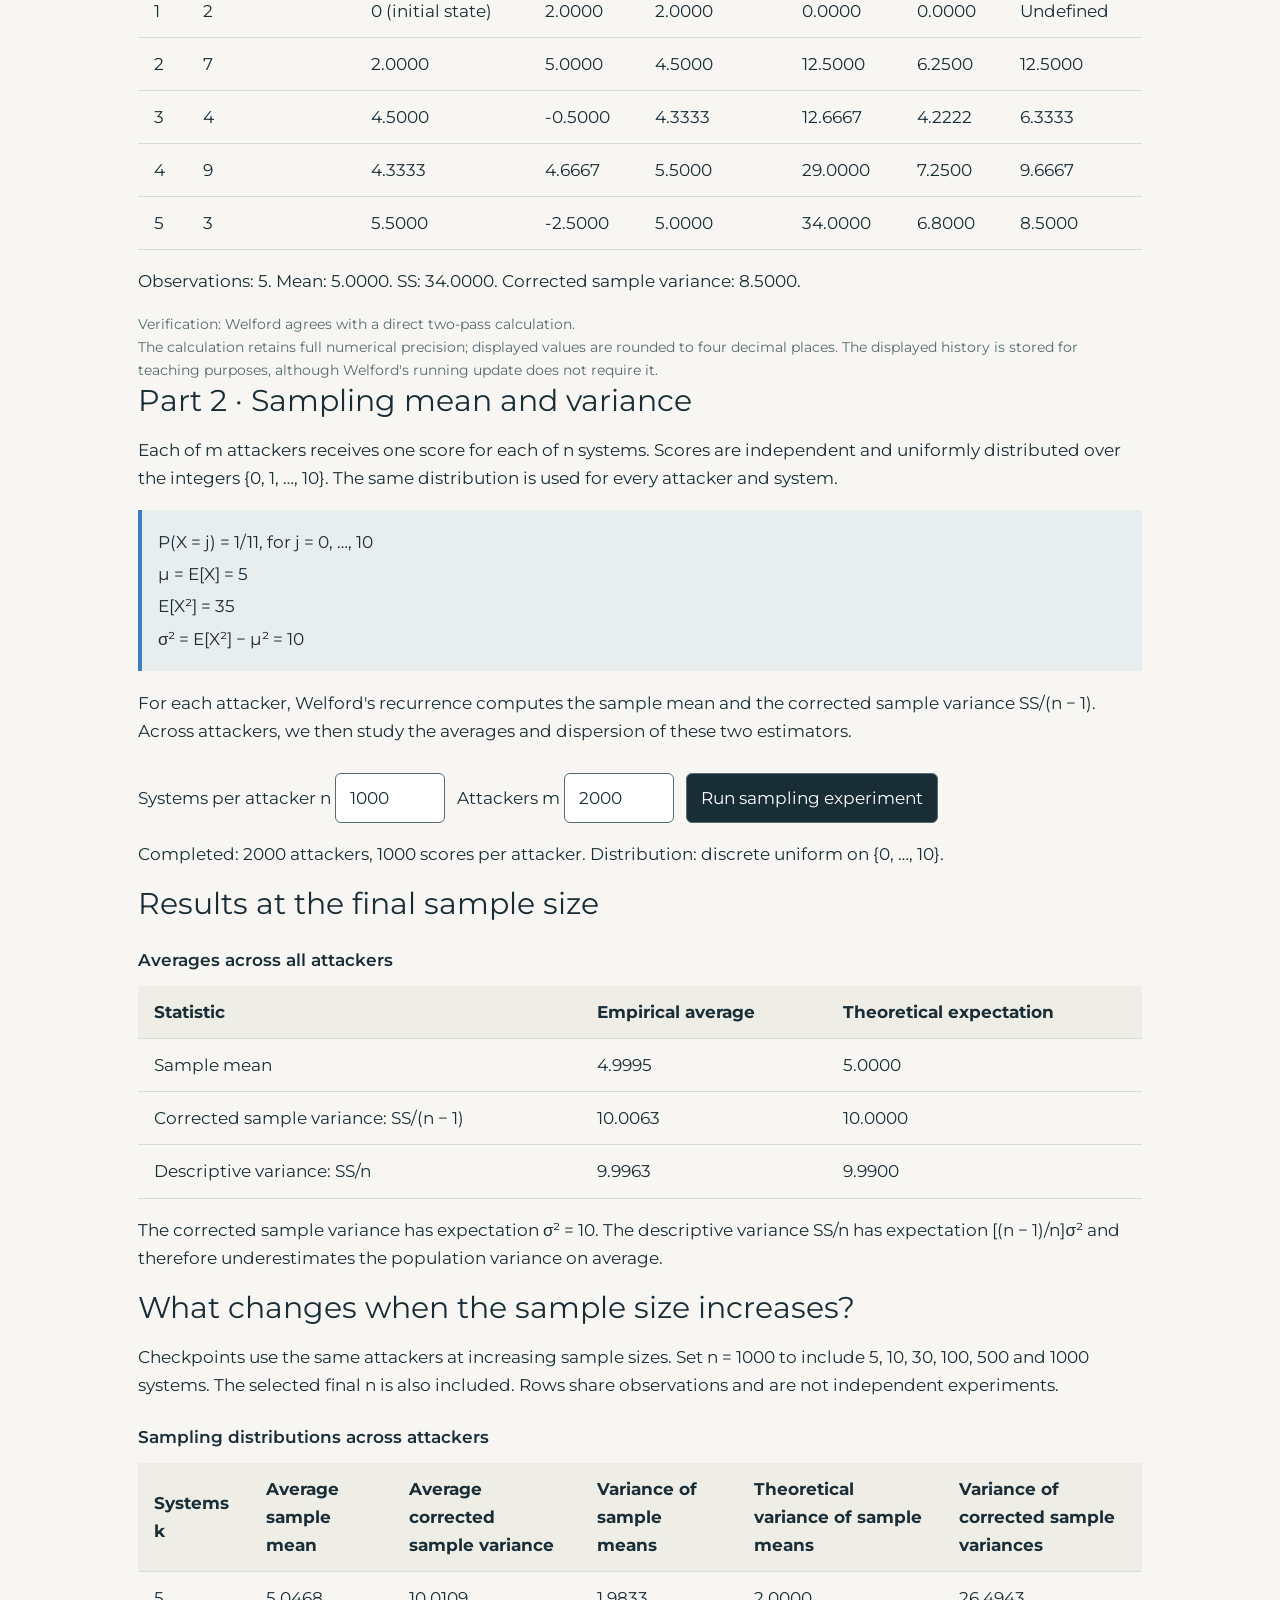
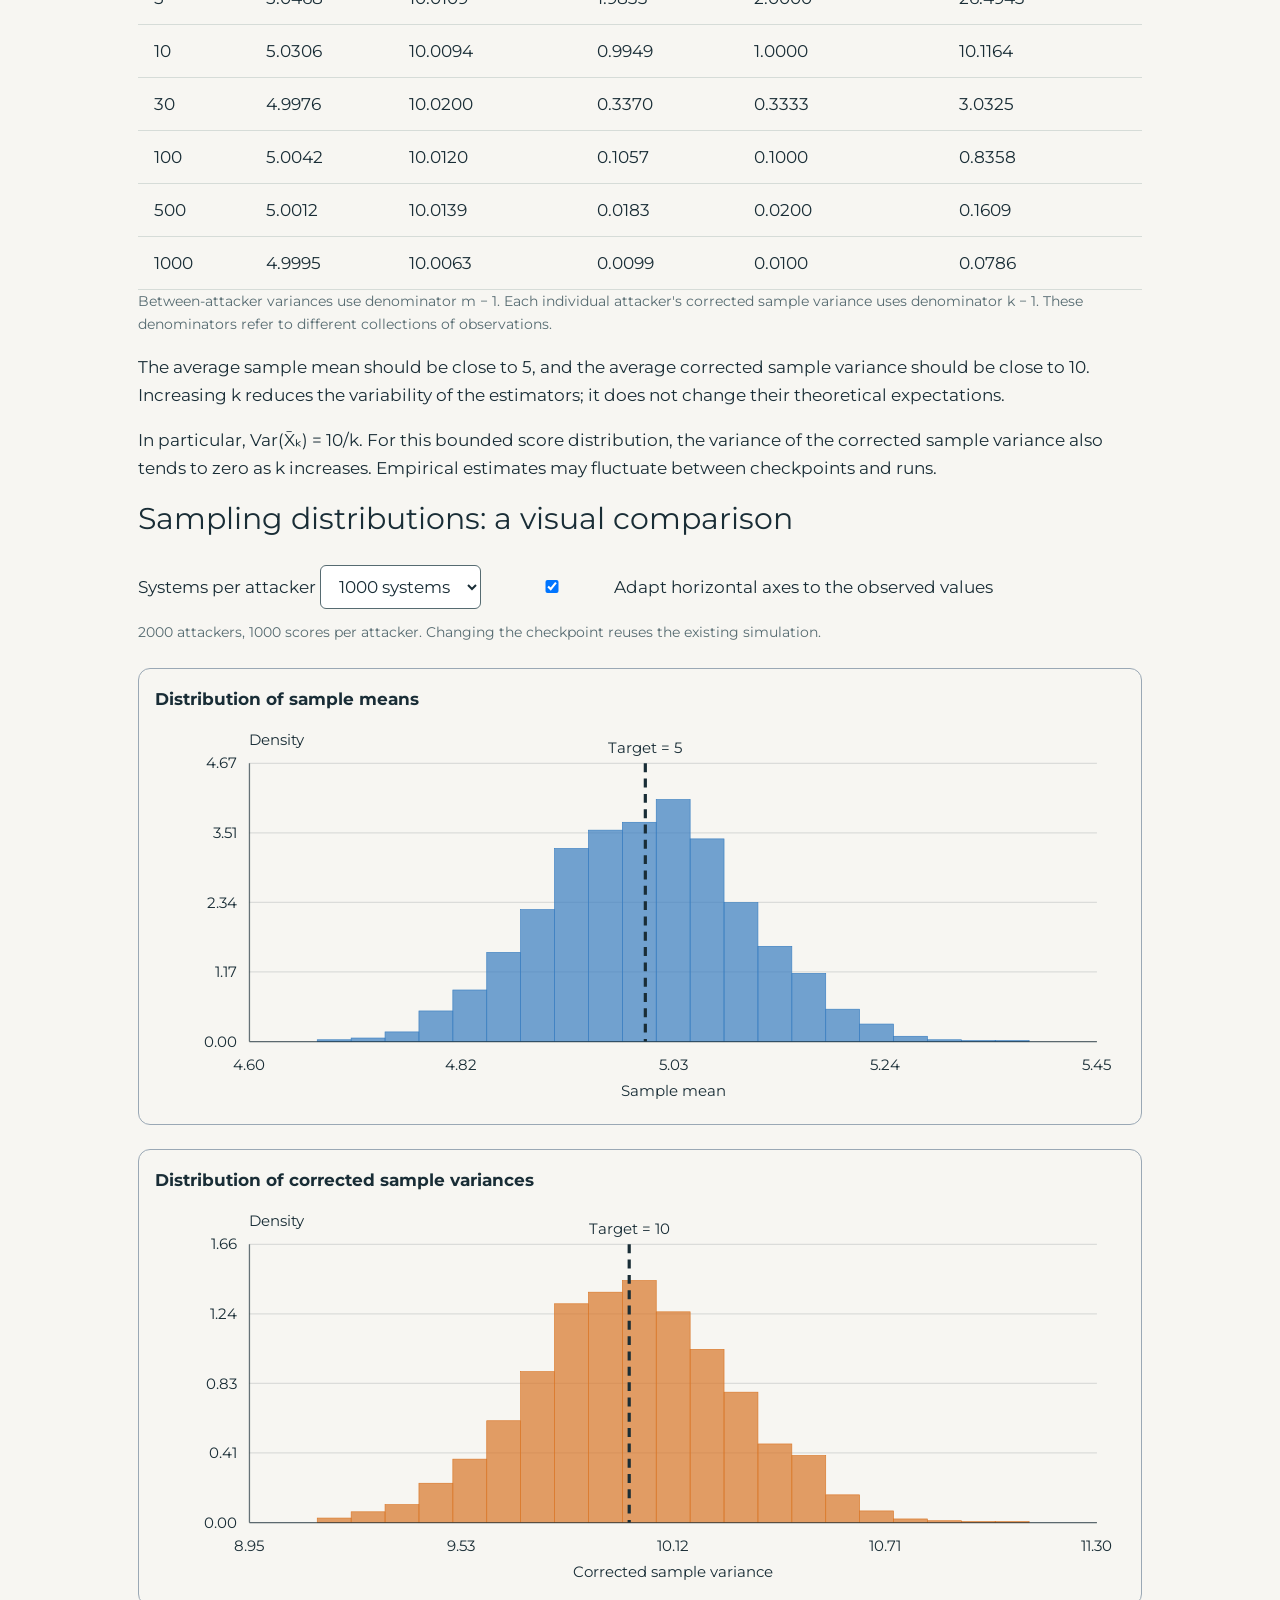
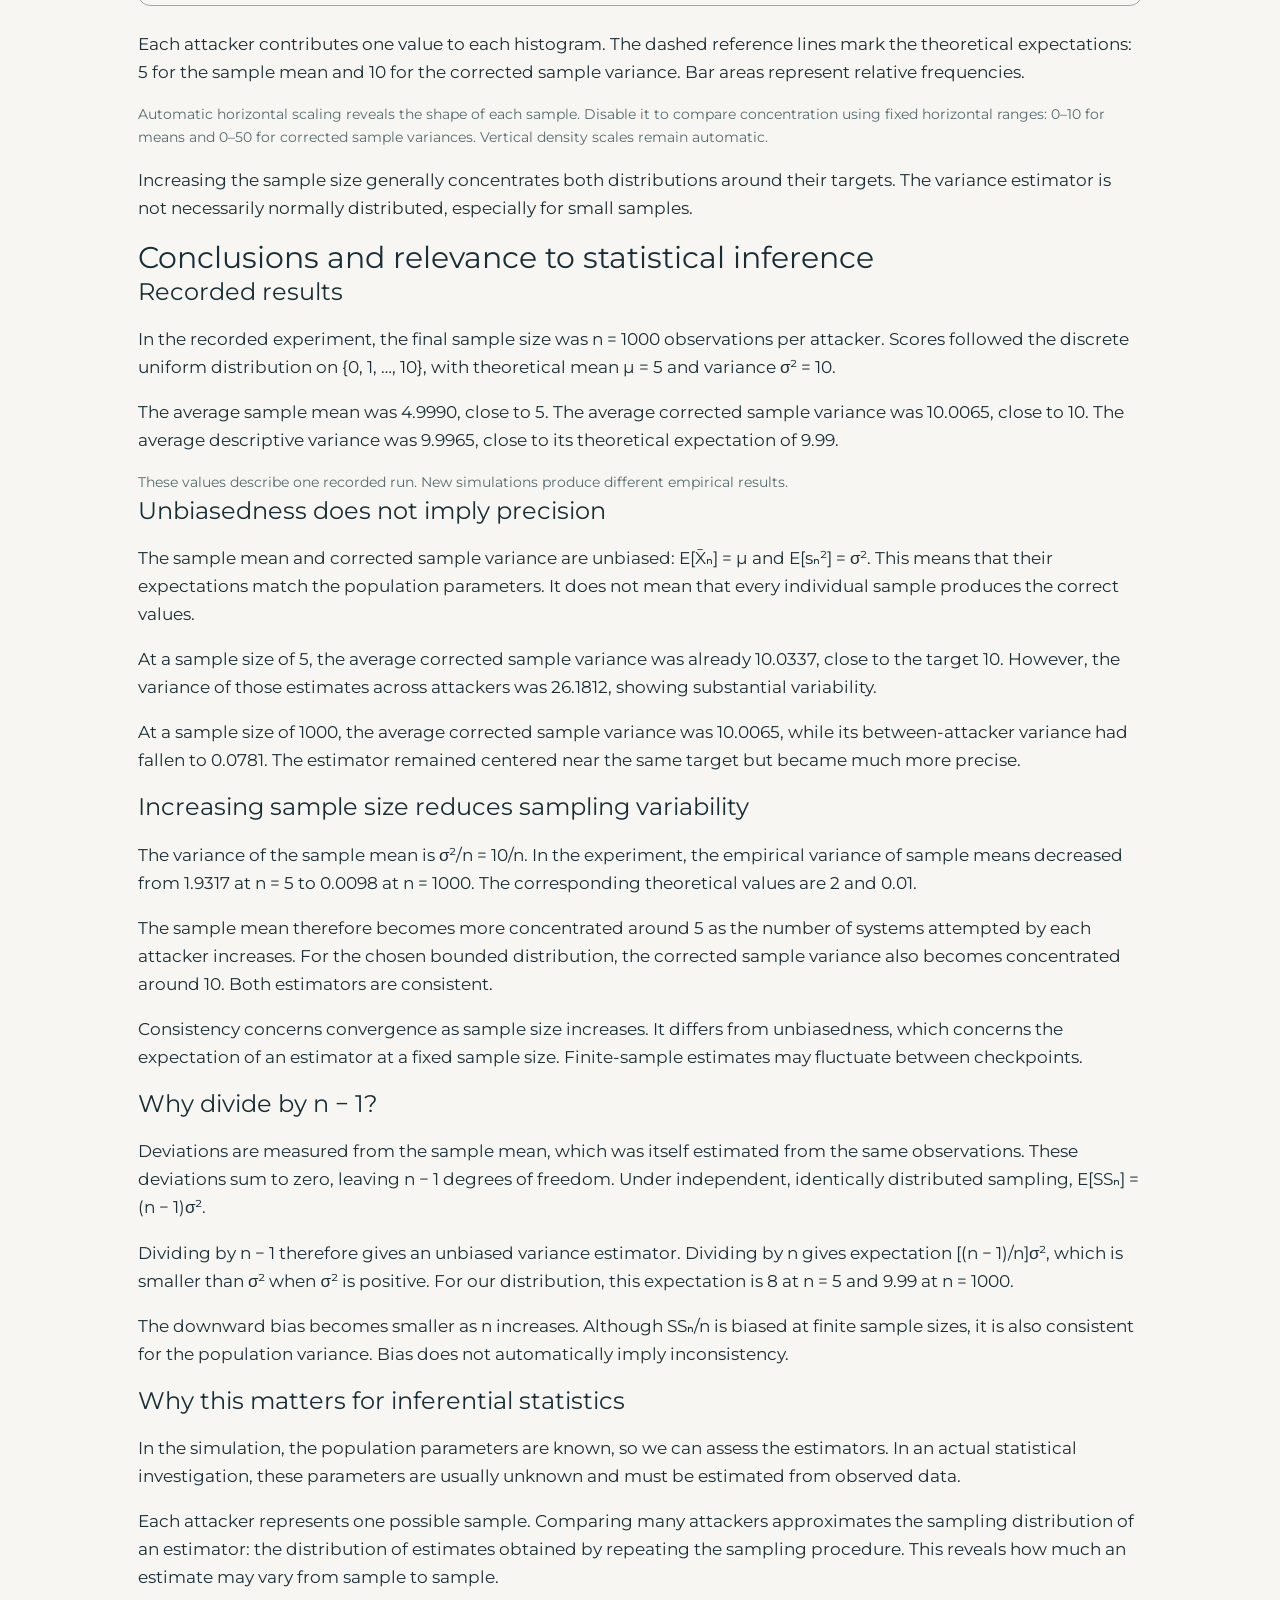
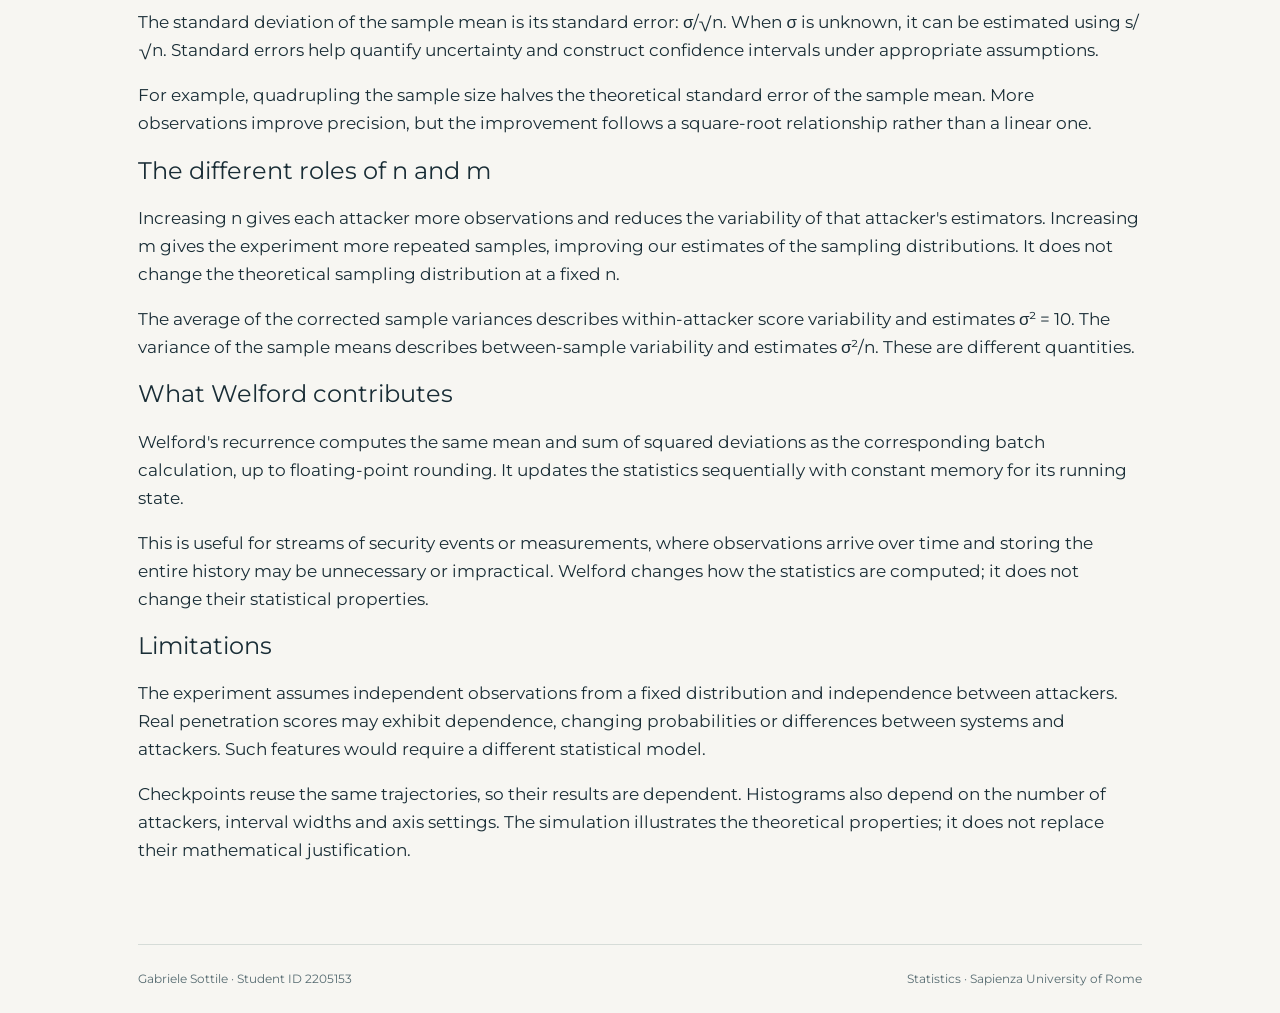
<file: homework-4.html>
<!doctype html>
<html lang="en">
<head>
  <meta charset="utf-8">
  <meta name="viewport" content="width=device-width, initial-scale=1">

  <meta
    name="description"
    content="Statistics Homework 4: Welford's recurrence formulas and sampling distributions of the mean and variance."
  >

  <title>Homework 4 | Gabriele Sottile · 2205153</title>

  <link rel="preconnect" href="https://fonts.googleapis.com">
  <link rel="preconnect" href="https://fonts.gstatic.com" crossorigin>

  <link
    href="https://fonts.googleapis.com/css2?family=Montserrat:wght@400;500;600;700&display=swap"
    rel="stylesheet"
  >

  <link rel="stylesheet" href="styles.css">
  <script src="homework-4.js" defer></script>
</head>

<body>
  <a class="skip" href="#main">Skip to content</a>

  <div class="wrap">
    <header class="top">
      <a class="brand" href="index.html">STATISTICS</a>
      <span class="meta">MSc in Cybersecurity · A.Y. 2026/27</span>
    </header>

    <main id="main">
      <a class="back" href="index.html">← All homework</a>

      <section class="hero">
        <div class="eyebrow">Homework 04</div>

        <h1>Online statistics and sampling distributions</h1>

        <p class="intro">
          Updating mean and variance with Welford's algorithm,
          then studying their behavior across repeated samples.
        </p>
      </section>

      <section aria-labelledby="welford-introduction">
        <h2 id="welford-introduction">
          Part 1 · Welford's recurrence formulas
        </h2>

        <p>
          An online algorithm updates its statistics whenever a new
          observation arrives. Here, “online” means processing data
          sequentially; it does not refer to an internet connection.
        </p>

        <p>
          Welford's algorithm maintains the observation count,
          the current mean and the sum of squared deviations
          from the current mean. Previous observations do not need
          to be stored by the algorithm.
        </p>

        <div class="welford-formula">
          SSₖ = Σᵢ₌₁ᵏ (xᵢ − x̄ₖ)²
        </div>

        <p class="desc">
          SS is the sum of squared deviations from the mean,
          not the uncentered sum Σxᵢ².
        </p>
      </section>

      <section aria-labelledby="mean-derivation">
        <h2 id="mean-derivation">1. Updating the mean</h2>

        <p>
          Let xₖ be the new observation and x̄ₖ₋₁ the mean of
          the previous k − 1 observations.
          For k ≥ 2, the updated mean is:
        </p>

        <div class="welford-formula">
          x̄ₖ = [(k − 1)x̄ₖ₋₁ + xₖ] / k<br>
          x̄ₖ = x̄ₖ₋₁ + (xₖ − x̄ₖ₋₁) / k
        </div>

        <p>
          Define δₖ = xₖ − x̄ₖ₋₁, the difference between the new
          observation and the previous mean. Then:
        </p>

        <div class="welford-formula">
          x̄ₖ = x̄ₖ₋₁ + δₖ/k
        </div>

        <p>
          The new observation moves the mean by a fraction of its
          distance from the old mean. As k increases, each new
          observation has a smaller weight.
        </p>
      </section>

      <section aria-labelledby="ss-derivation">
        <h2 id="ss-derivation">
          2. Updating the sum of squared deviations
        </h2>

        <p>
          Separate the new observation from the previous ones:
        </p>

        <div class="welford-formula">
          SSₖ = Σᵢ₌₁ᵏ⁻¹ (xᵢ − x̄ₖ)² + (xₖ − x̄ₖ)²
        </div>

        <p>
          Since x̄ₖ = x̄ₖ₋₁ + δₖ/k, every previous deviation
          changes by −δₖ/k. Expanding the squares gives:
        </p>

        <div class="welford-formula">
          SSₖ = SSₖ₋₁
          − (2δₖ/k) Σᵢ₌₁ᵏ⁻¹ (xᵢ − x̄ₖ₋₁)
          + (k − 1)δₖ²/k²
          + (xₖ − x̄ₖ)²
        </div>

        <p>
          The sum of deviations from the old mean is zero,
          so the cross term vanishes. Also,
          xₖ − x̄ₖ = (k − 1)δₖ/k. Therefore:
        </p>

        <div class="welford-formula">
          SSₖ = SSₖ₋₁ + (k − 1)δₖ²/k²
          + (k − 1)²δₖ²/k²<br>
          SSₖ = SSₖ₋₁ + [(k − 1)/k]δₖ²<br>
          <strong>SSₖ = SSₖ₋₁ + δₖ(xₖ − x̄ₖ)</strong>
        </div>

        <p class="notice">
          The first difference uses the old mean.
          The second difference uses the updated mean.
        </p>
      </section>

      <section aria-labelledby="variance-derivation">
        <h2 id="variance-derivation">
          3. From SS to variance
        </h2>

        <p>
          The descriptive variance divides SS by k.
          The corrected sample variance divides SS by k − 1.
          Under independent, identically distributed sampling,
          the corrected version is an unbiased estimator
          of the population variance.
        </p>

        <div class="welford-formula">
          vₖ = SSₖ/k, for k ≥ 1<br>
          sₖ² = SSₖ/(k − 1), for k ≥ 2
        </div>

        <p>
          Substituting the recurrence for SS gives the corresponding
          variance recurrences:
        </p>

        <div class="welford-formula">
          vₖ = [(k − 1)/k]vₖ₋₁
          + δₖ(xₖ − x̄ₖ)/k, for k ≥ 2<br><br>

          sₖ² = [(k − 2)/(k − 1)]sₖ₋₁²
          + δₖ(xₖ − x̄ₖ)/(k − 1), for k ≥ 3
        </div>

        <p>
          Initially, the first observation gives x̄₁ = x₁ and SS₁ = 0.
          The corrected sample variance is undefined with only one
          observation. For two observations, s₂² = SS₂.
        </p>
      </section>

      <section aria-labelledby="welford-core">
        <h2 id="welford-core">4. The three-line update</h2>

        <p>
          Start with mean = 0 and SS = 0. For each observation x,
          let k be the number of observations including the new one.
          The core update is:
        </p>

        <pre class="welford-code"><code>const delta = x - mean;
mean += delta / k;
SS += delta * (x - mean);</code></pre>

        <p>
          After the update, the corrected sample variance is
          SS/(k − 1), provided k ≥ 2.
          The initial value mean = 0 is a computational convention:
          an empty sample has no statistical mean.
        </p>

        <p>
          The algorithm requires constant memory for its running state.
          It also avoids the potentially unstable subtraction of
          large, nearly equal quantities in Σxᵢ² − kx̄ₖ².
        </p>
      </section>

      <section aria-labelledby="welford-demo-title">
        <h2 id="welford-demo-title">
          5. Follow the updates step by step
        </h2>

        <p>
          Enter between 2 and 50 integer scores from 0 to 10,
          separated by commas.
          The table shows how each observation changes the running statistics.
        </p>

        <form id="welford-form" class="experiment-controls">
          <div class="welford-input-group">
            <label for="welford-values">Scores</label>

            <input
              id="welford-values"
              type="text"
              value="2, 7, 4, 9, 3"
              required
              aria-describedby="welford-input-help"
            >
          </div>

          <button type="submit">Compute updates</button>

          <button id="welford-random" type="button">
            Generate 10 random scores
          </button>
        </form>

        <p id="welford-input-help" class="desc">
          Random scores are independently drawn from the discrete
          uniform distribution on {0, 1, …, 10}.
          Manual scores are useful for checking the arithmetic.
        </p>

        <p id="welford-error" role="alert"></p>

        <div class="table-scroll">
          <table class="results-table">
            <caption>Sequential updates</caption>

            <thead>
              <tr>
                <th scope="col">k</th>
                <th scope="col">New score xₖ</th>
                <th scope="col">Old mean</th>
                <th scope="col">δₖ</th>
                <th scope="col">New mean</th>
                <th scope="col">SSₖ</th>
                <th scope="col">SSₖ/k</th>
                <th scope="col">SSₖ/(k − 1)</th>
              </tr>
            </thead>

            <tbody id="welford-steps"></tbody>
          </table>
        </div>

        <p id="welford-summary" aria-live="polite"></p>
        <p id="welford-check" class="desc"></p>

        <p class="desc">
          The calculation retains full numerical precision;
          displayed values are rounded to four decimal places.
          The displayed history is stored for teaching purposes,
          although Welford's running update does not require it.
        </p>
      </section>
      <section aria-labelledby="sampling-title">
        <h2 id="sampling-title">
          Part 2 · Sampling mean and variance
        </h2>
      
        <p>
          Each of m attackers receives one score for each of n systems.
          Scores are independent and uniformly distributed over
          the integers {0, 1, …, 10}.
          The same distribution is used for every attacker and system.
        </p>
      
        <div class="welford-formula">
          P(X = j) = 1/11, for j = 0, …, 10<br>
          μ = E[X] = 5<br>
          E[X²] = 35<br>
          σ² = E[X²] − μ² = 10
        </div>
      
        <p>
          For each attacker, Welford's recurrence computes the sample mean
          and the corrected sample variance SS/(n − 1).
          Across attackers, we then study the averages and dispersion
          of these two estimators.
        </p>
      
        <form id="sampling-form" class="experiment-controls">
          <div>
            <label for="sampling-systems">Systems per attacker n</label>
            <input
              id="sampling-systems"
              type="number"
              min="2"
              max="1000"
              step="1"
              value="1000"
              required
            >
          </div>
      
          <div>
            <label for="sampling-attackers">Attackers m</label>
            <input
              id="sampling-attackers"
              type="number"
              min="2"
              max="5000"
              step="1"
              value="2000"
              required
            >
          </div>
      
          <button type="submit">Run sampling experiment</button>
        </form>
      
        <p id="sampling-status" role="status" aria-live="polite"></p>
      </section>
      
      <section aria-labelledby="sampling-final-title">
        <h2 id="sampling-final-title">Results at the final sample size</h2>
      
        <div class="table-scroll">
          <table class="results-table">
            <caption>Averages across all attackers</caption>
      
            <thead>
              <tr>
                <th scope="col">Statistic</th>
                <th scope="col">Empirical average</th>
                <th scope="col">Theoretical expectation</th>
              </tr>
            </thead>
      
            <tbody id="sampling-final-results"></tbody>
          </table>
        </div>
      
        <p>
          The corrected sample variance has expectation σ² = 10.
          The descriptive variance SS/n has expectation
          [(n − 1)/n]σ² and therefore underestimates the population
          variance on average.
        </p>
      </section>
      
      <section aria-labelledby="sampling-comparison-title">
        <h2 id="sampling-comparison-title">
          What changes when the sample size increases?
        </h2>
      
        <p>
          Checkpoints use the same attackers at increasing sample sizes.
          Set n = 1000 to include 5, 10, 30, 100, 500 and 1000 systems.
          The selected final n is also included.
          Rows share observations and are not independent experiments.
        </p>
      
        <div class="table-scroll">
          <table class="results-table">
            <caption>Sampling distributions across attackers</caption>
      
            <thead>
              <tr>
                <th scope="col">Systems k</th>
                <th scope="col">Average sample mean</th>
                <th scope="col">Average corrected sample variance</th>
                <th scope="col">Variance of sample means</th>
                <th scope="col">Theoretical variance of sample means</th>
                <th scope="col">Variance of corrected sample variances</th>
              </tr>
            </thead>
      
            <tbody id="sampling-comparison-results"></tbody>
          </table>
        </div>
      
        <p class="desc">
          Between-attacker variances use denominator m − 1.
          Each individual attacker's corrected sample variance uses
          denominator k − 1. These denominators refer to different
          collections of observations.
        </p>
      
        <p>
          The average sample mean should be close to 5, and the average
          corrected sample variance should be close to 10.
          Increasing k reduces the variability of the estimators;
          it does not change their theoretical expectations.
        </p>
      
        <p>
          In particular, Var(X̄ₖ) = 10/k.
          For this bounded score distribution, the variance of the
          corrected sample variance also tends to zero as k increases.
          Empirical estimates may fluctuate between checkpoints and runs.
        </p>
      </section>
      <section aria-labelledby="sampling-histograms-title">
        <h2 id="sampling-histograms-title">
          Sampling distributions: a visual comparison
        </h2>
        <div class="experiment-controls">
          <div>
            <label for="sampling-checkpoint">Systems per attacker</label>
            <select id="sampling-checkpoint"></select>
          </div>
      
          <label>
            <input id="sampling-auto-scale" type="checkbox" checked>
            Adapt horizontal axes to the observed values
          </label>
        </div>
      
        <p id="sampling-histograms-description" class="desc"></p>
      
        <figure class="sampling-histogram-card">
          <figcaption>Distribution of sample means</figcaption>
      
          <svg
            id="sampling-means-histogram"
            class="sampling-histogram"
            viewBox="0 0 760 300"
            role="img"
            aria-label="Histogram of sample means across attackers"
          ></svg>
        </figure>
      
        <figure class="sampling-histogram-card">
          <figcaption>Distribution of corrected sample variances</figcaption>
      
          <svg
            id="sampling-variances-histogram"
            class="sampling-histogram"
            viewBox="0 0 760 300"
            role="img"
            aria-label="Histogram of corrected sample variances across attackers"
          ></svg>
        </figure>
      
        <p>
          Each attacker contributes one value to each histogram.
          The dashed reference lines mark the theoretical expectations:
          5 for the sample mean and 10 for the corrected sample variance.
          Bar areas represent relative frequencies.
        </p>
      
        <p class="desc">
          Automatic horizontal scaling reveals the shape of each sample.
          Disable it to compare concentration using fixed horizontal ranges:
          0–10 for means and 0–50 for corrected sample variances.
          Vertical density scales remain automatic.
        </p>
      
        <p>
          Increasing the sample size generally concentrates both distributions
          around their targets. The variance estimator is not necessarily
          normally distributed, especially for small samples.
        </p>
      </section>
      <section aria-labelledby="sampling-conclusions-title">
        <h2 id="sampling-conclusions-title">
          Conclusions and relevance to statistical inference
        </h2>
      
        <h3>Recorded results</h3>
      
        <p>
          In the recorded experiment, the final sample size was
          n = 1000 observations per attacker.
          Scores followed the discrete uniform distribution on
          {0, 1, …, 10}, with theoretical mean μ = 5
          and variance σ² = 10.
        </p>
      
        <p>
          The average sample mean was 4.9990, close to 5.
          The average corrected sample variance was 10.0065,
          close to 10.
          The average descriptive variance was 9.9965,
          close to its theoretical expectation of 9.99.
        </p>
      
        <p class="desc">
          These values describe one recorded run.
          New simulations produce different empirical results.
        </p>
      
        <h3>Unbiasedness does not imply precision</h3>
      
        <p>
          The sample mean and corrected sample variance are unbiased:
          E[X̄ₙ] = μ and E[sₙ²] = σ².
          This means that their expectations match the population
          parameters. It does not mean that every individual sample
          produces the correct values.
        </p>
      
        <p>
          At a sample size of 5, the average corrected sample variance
          was already 10.0337, close to the target 10.
          However, the variance of those estimates across attackers
          was 26.1812, showing substantial variability.
        </p>
      
        <p>
          At a sample size of 1000, the average corrected sample variance
          was 10.0065, while its between-attacker variance had fallen
          to 0.0781. The estimator remained centered near the same target
          but became much more precise.
        </p>
      
        <h3>Increasing sample size reduces sampling variability</h3>
      
        <p>
          The variance of the sample mean is σ²/n = 10/n.
          In the experiment, the empirical variance of sample means
          decreased from 1.9317 at n = 5 to 0.0098 at n = 1000.
          The corresponding theoretical values are 2 and 0.01.
        </p>
      
        <p>
          The sample mean therefore becomes more concentrated around 5
          as the number of systems attempted by each attacker increases.
          For the chosen bounded distribution, the corrected sample
          variance also becomes concentrated around 10.
          Both estimators are consistent.
        </p>
      
        <p>
          Consistency concerns convergence as sample size increases.
          It differs from unbiasedness, which concerns the expectation
          of an estimator at a fixed sample size.
          Finite-sample estimates may fluctuate between checkpoints.
        </p>
      
        <h3>Why divide by n − 1?</h3>
      
        <p>
          Deviations are measured from the sample mean, which was itself
          estimated from the same observations.
          These deviations sum to zero, leaving n − 1 degrees of freedom.
          Under independent, identically distributed sampling,
          E[SSₙ] = (n − 1)σ².
        </p>
      
        <p>
          Dividing by n − 1 therefore gives an unbiased variance estimator.
          Dividing by n gives expectation [(n − 1)/n]σ²,
          which is smaller than σ² when σ² is positive.
          For our distribution, this expectation is 8 at n = 5
          and 9.99 at n = 1000.
        </p>
      
        <p>
          The downward bias becomes smaller as n increases.
          Although SSₙ/n is biased at finite sample sizes,
          it is also consistent for the population variance.
          Bias does not automatically imply inconsistency.
        </p>
      
        <h3>Why this matters for inferential statistics</h3>
      
        <p>
          In the simulation, the population parameters are known,
          so we can assess the estimators.
          In an actual statistical investigation, these parameters
          are usually unknown and must be estimated from observed data.
        </p>
      
        <p>
          Each attacker represents one possible sample.
          Comparing many attackers approximates the sampling distribution
          of an estimator: the distribution of estimates obtained
          by repeating the sampling procedure.
          This reveals how much an estimate may vary from sample to sample.
        </p>
      
        <p>
          The standard deviation of the sample mean is its standard error:
          σ/√n. When σ is unknown, it can be estimated using s/√n.
          Standard errors help quantify uncertainty and construct
          confidence intervals under appropriate assumptions.
        </p>
      
        <p>
          For example, quadrupling the sample size halves the theoretical
          standard error of the sample mean.
          More observations improve precision, but the improvement follows
          a square-root relationship rather than a linear one.
        </p>
      
        <h3>The different roles of n and m</h3>
      
        <p>
          Increasing n gives each attacker more observations and reduces
          the variability of that attacker's estimators.
          Increasing m gives the experiment more repeated samples,
          improving our estimates of the sampling distributions.
          It does not change the theoretical sampling distribution
          at a fixed n.
        </p>
      
        <p>
          The average of the corrected sample variances describes
          within-attacker score variability and estimates σ² = 10.
          The variance of the sample means describes between-sample
          variability and estimates σ²/n.
          These are different quantities.
        </p>
      
        <h3>What Welford contributes</h3>
      
        <p>
          Welford's recurrence computes the same mean and sum of squared
          deviations as the corresponding batch calculation, up to
          floating-point rounding.
          It updates the statistics sequentially with constant memory
          for its running state.
        </p>
      
        <p>
          This is useful for streams of security events or measurements,
          where observations arrive over time and storing the entire
          history may be unnecessary or impractical.
          Welford changes how the statistics are computed;
          it does not change their statistical properties.
        </p>
      
        <h3>Limitations</h3>
      
        <p>
          The experiment assumes independent observations from a fixed
          distribution and independence between attackers.
          Real penetration scores may exhibit dependence, changing
          probabilities or differences between systems and attackers.
          Such features would require a different statistical model.
        </p>
      
        <p>
          Checkpoints reuse the same trajectories, so their results
          are dependent. Histograms also depend on the number of attackers,
          interval widths and axis settings.
          The simulation illustrates the theoretical properties;
          it does not replace their mathematical justification.
        </p>
      </section>
    </main>

    <footer>
      <span>Gabriele Sottile · Student ID 2205153</span>
      <span>Statistics · Sapienza University of Rome</span>
    </footer>
  </div>
</body>
</html>
</file>
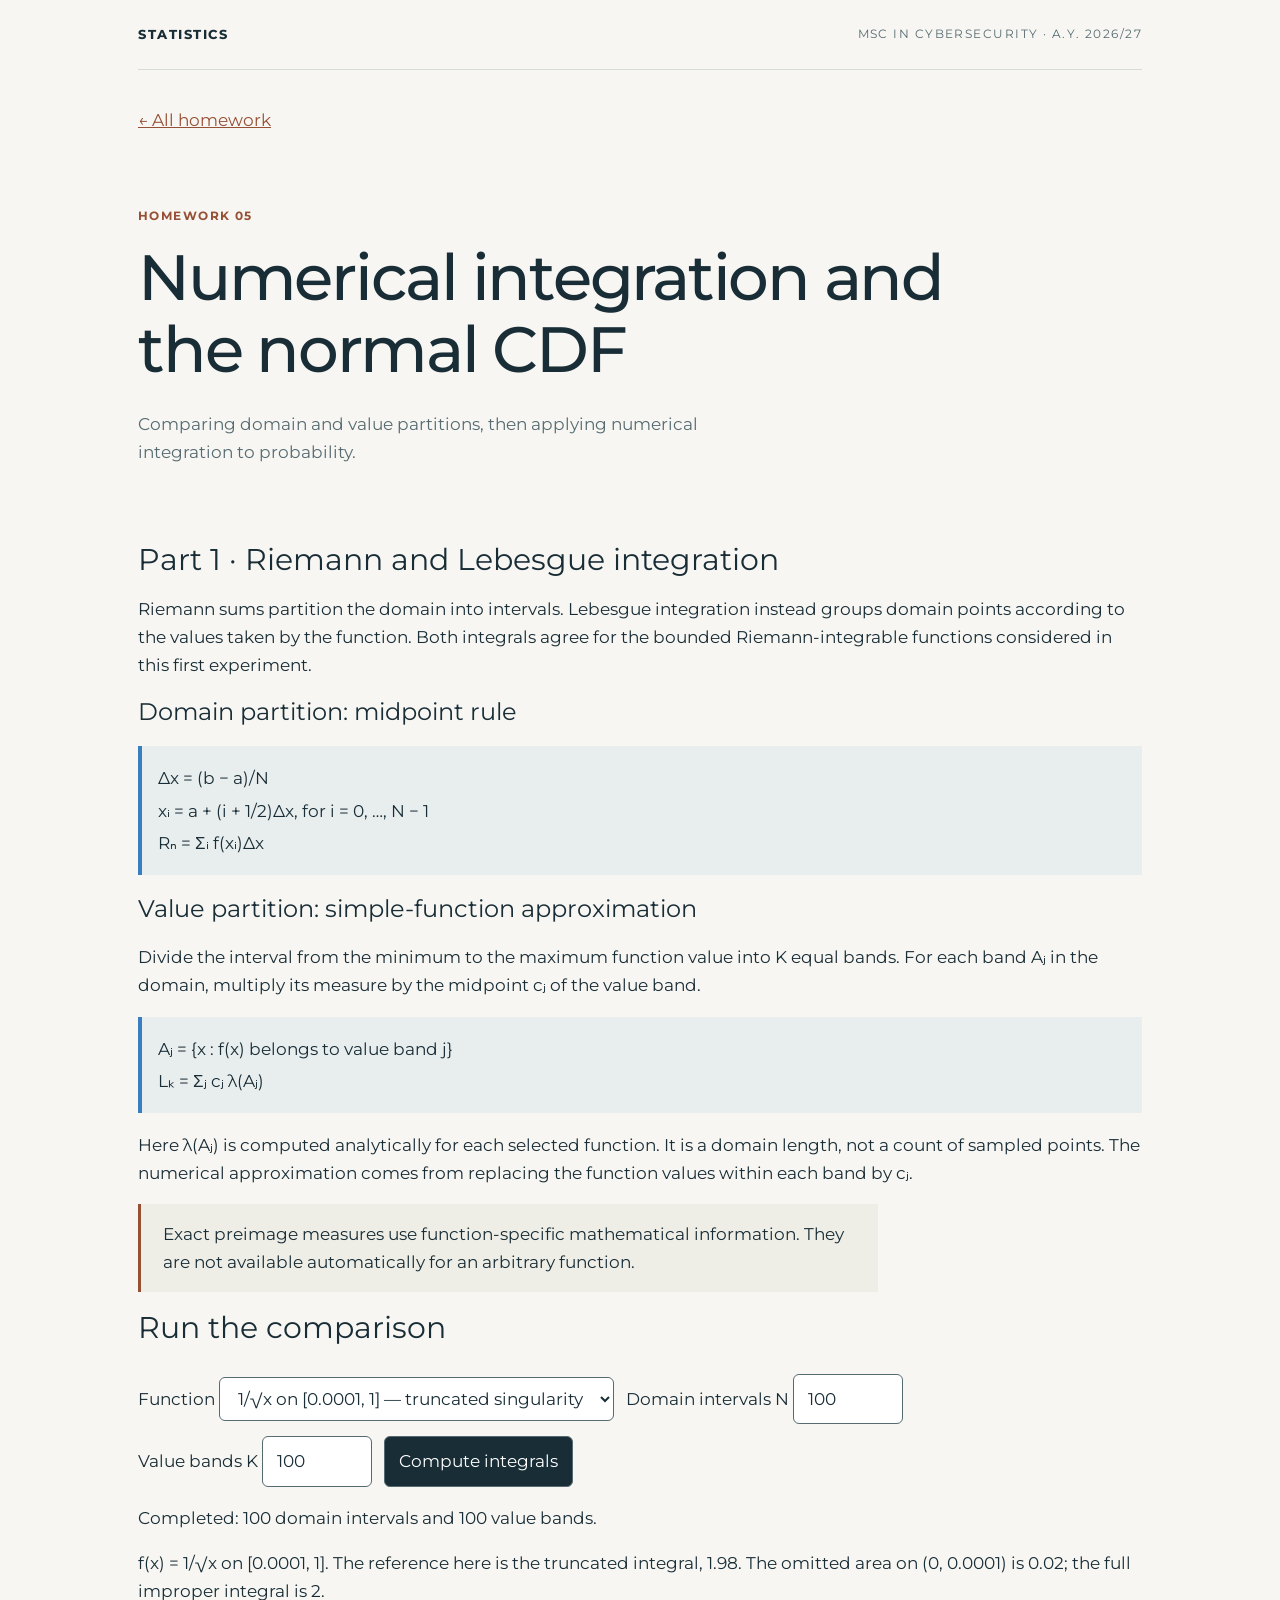
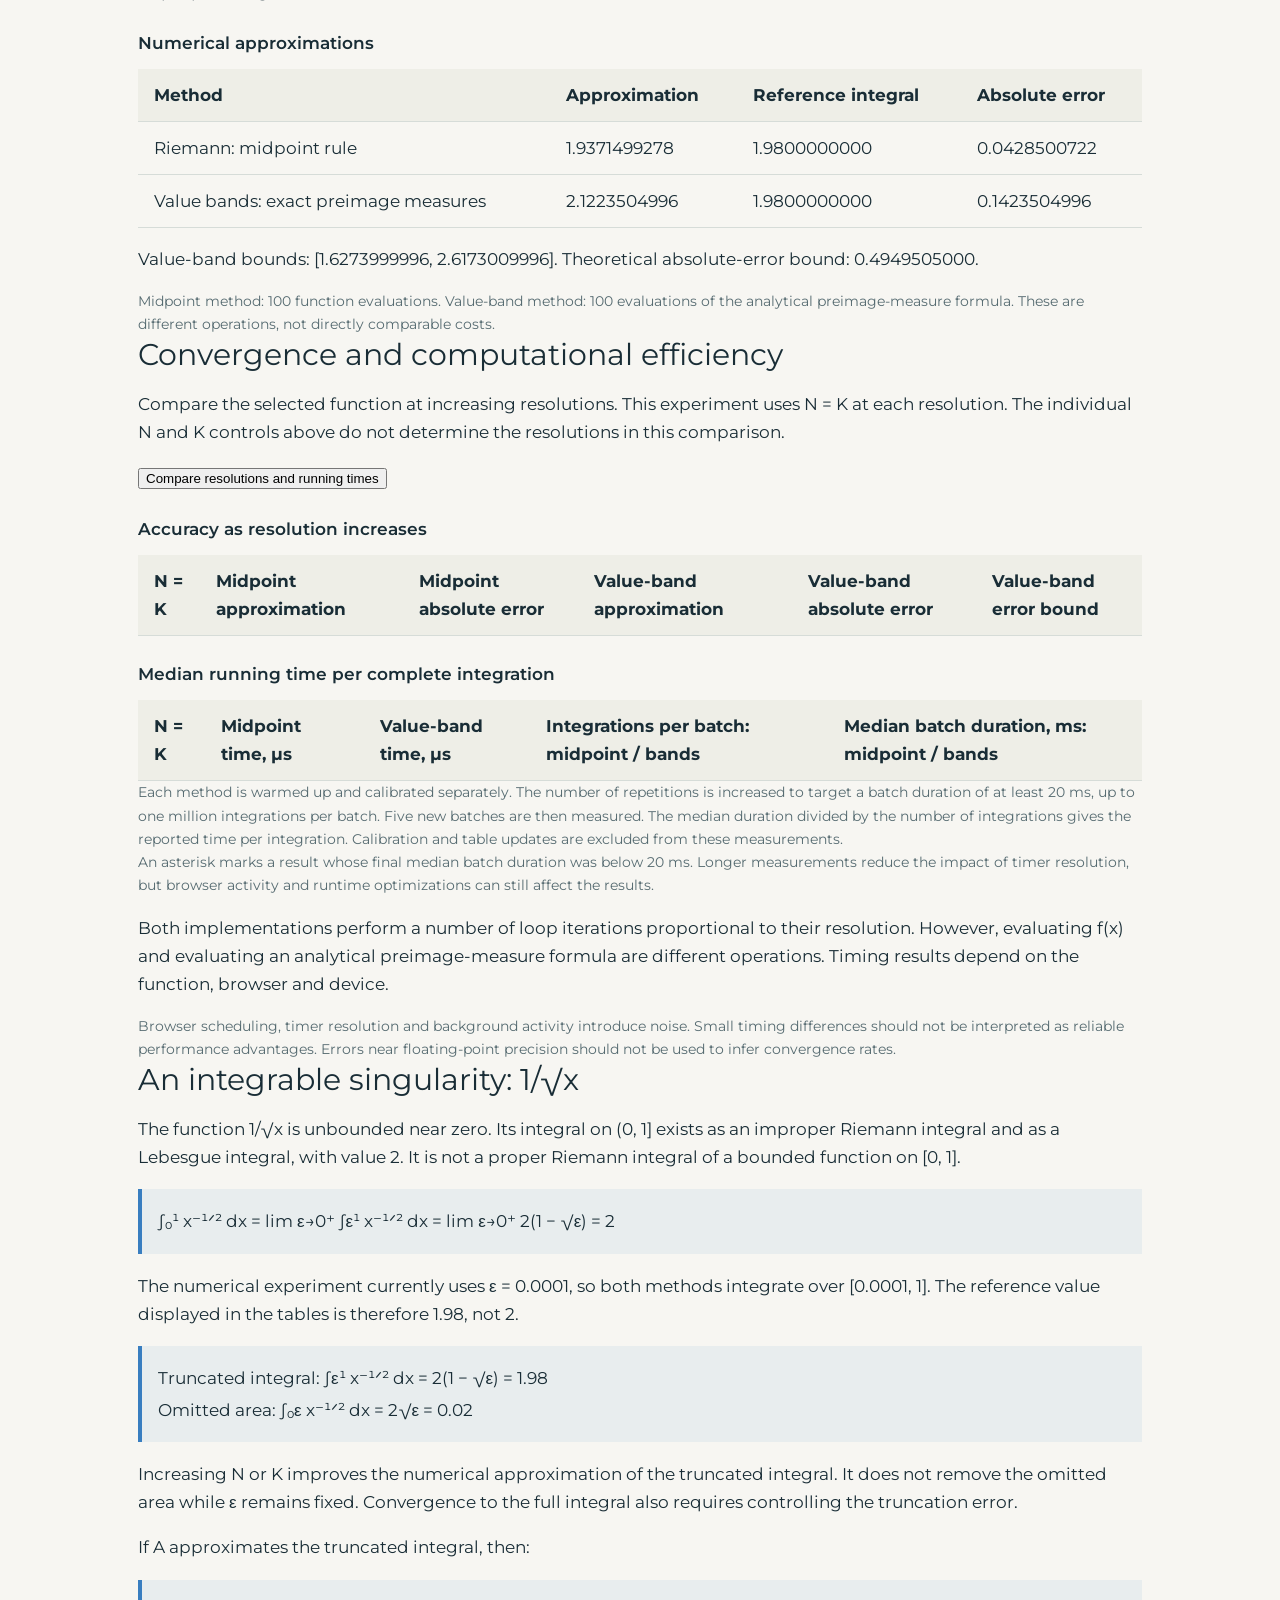
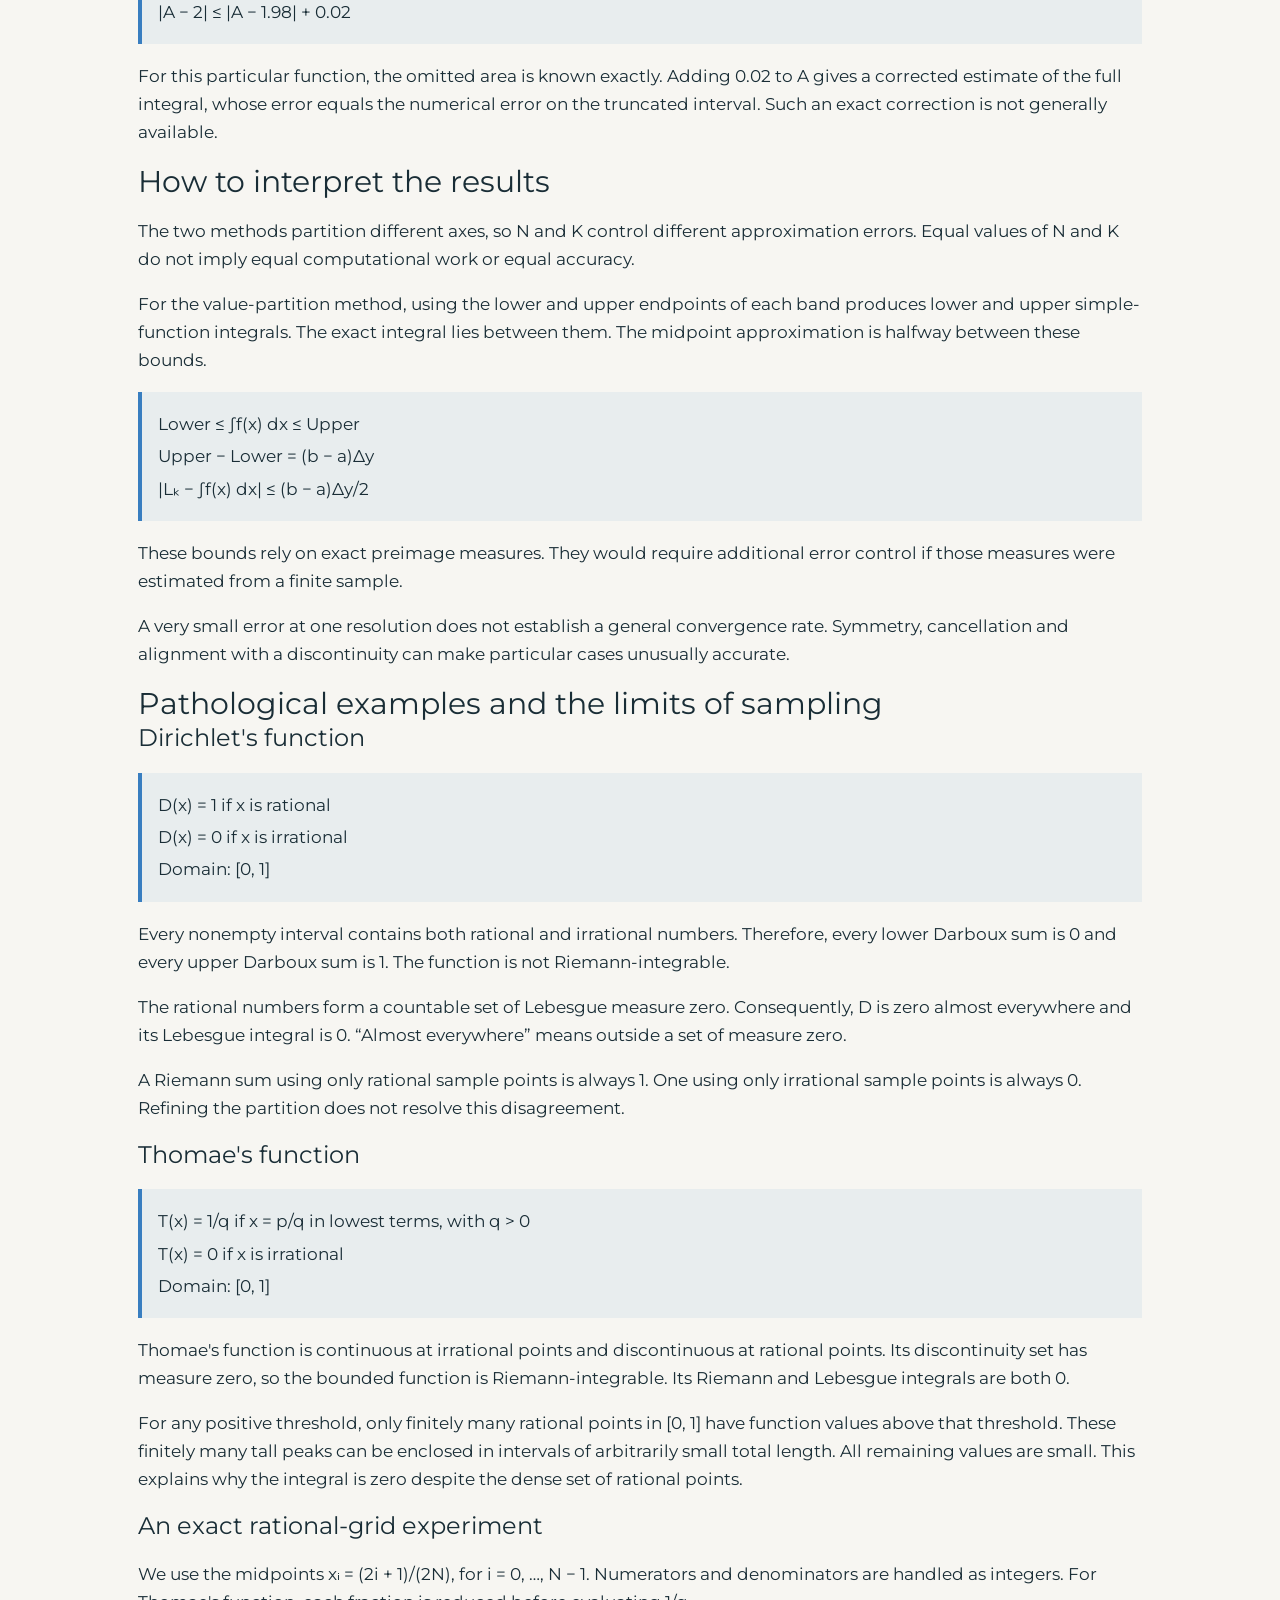
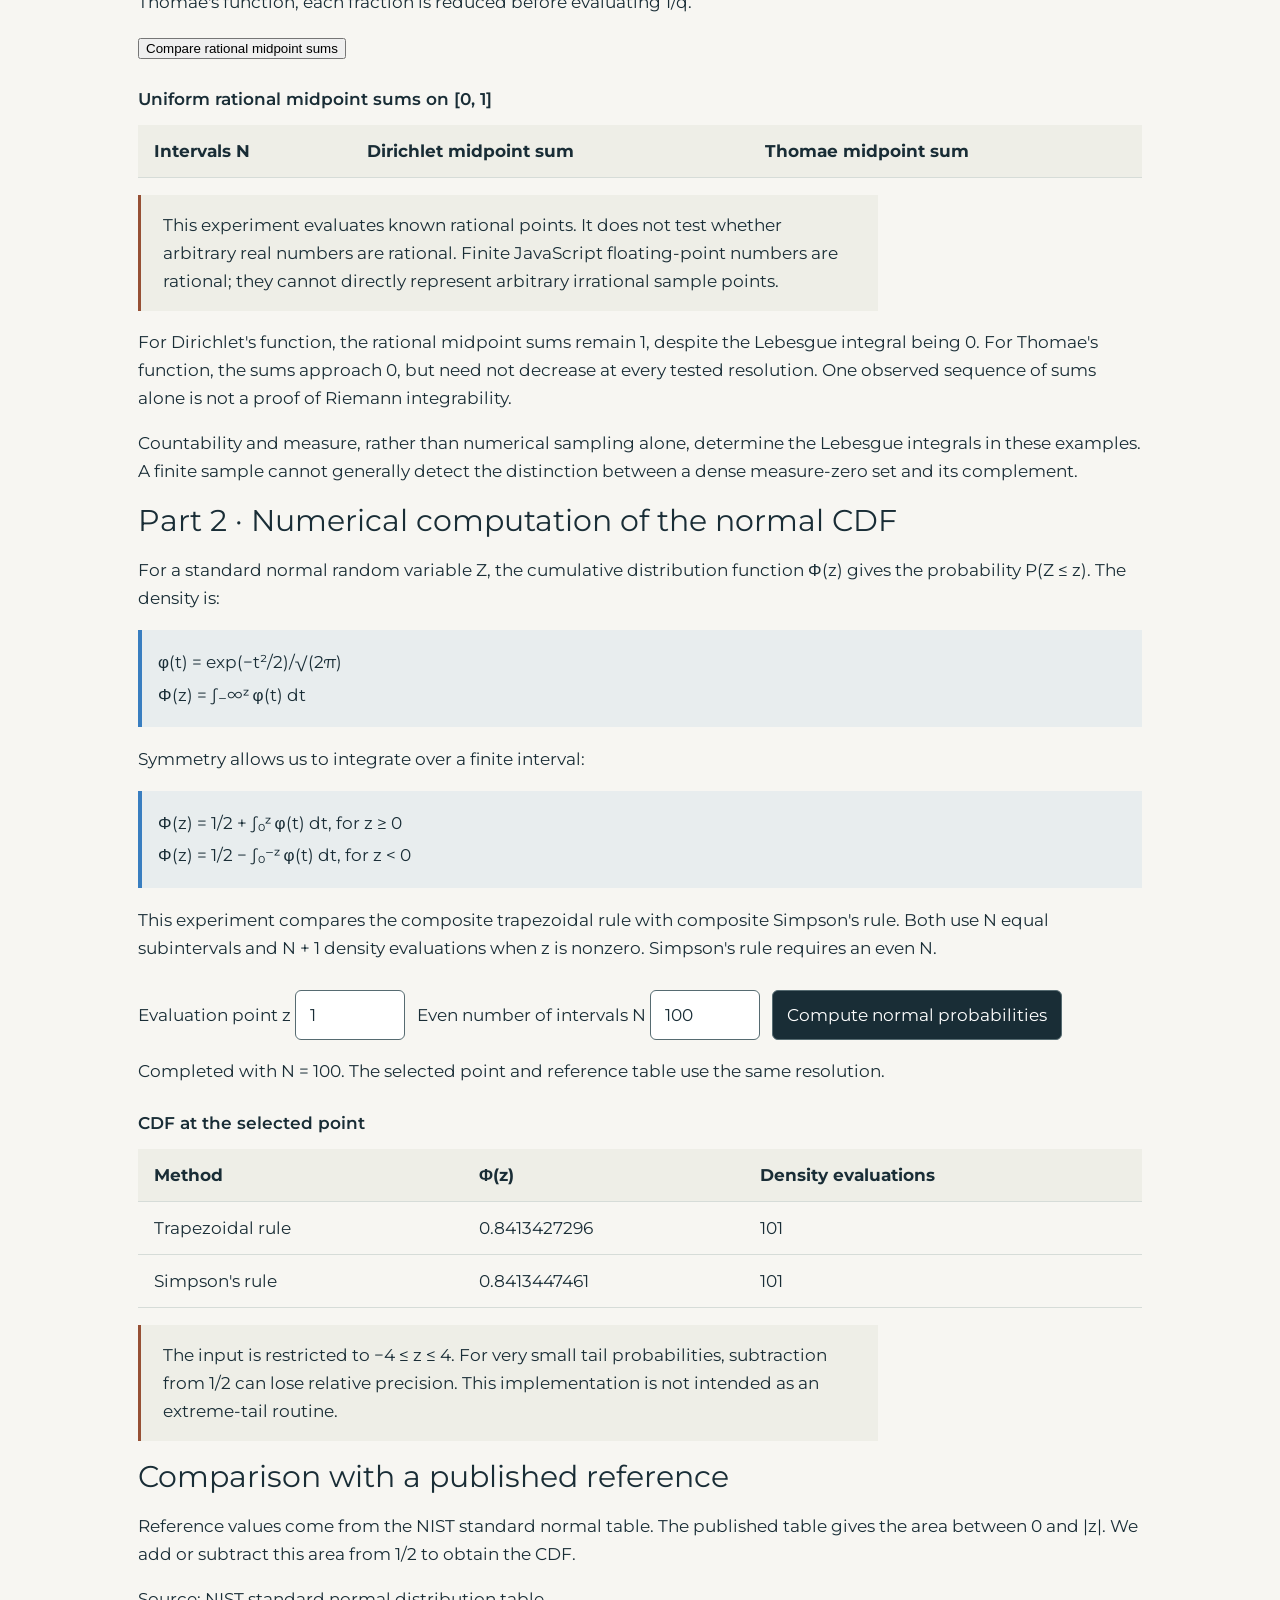
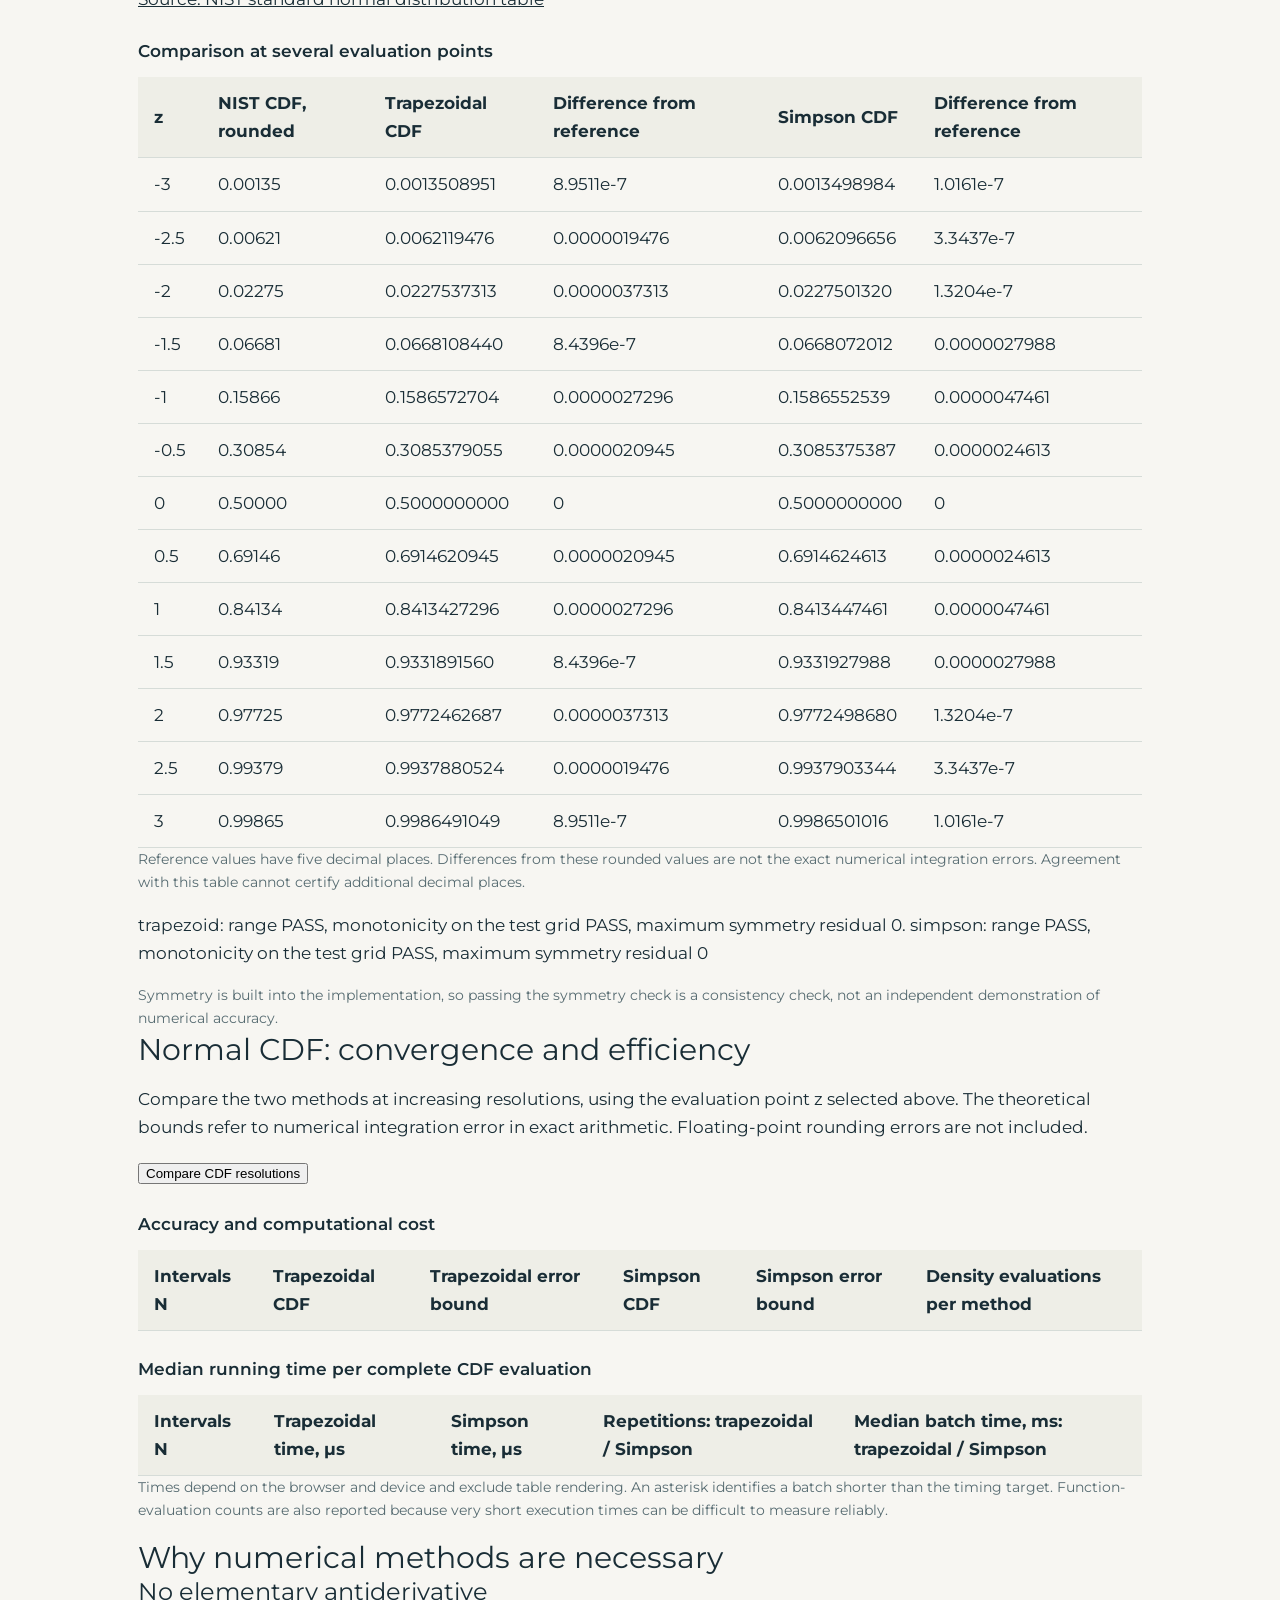
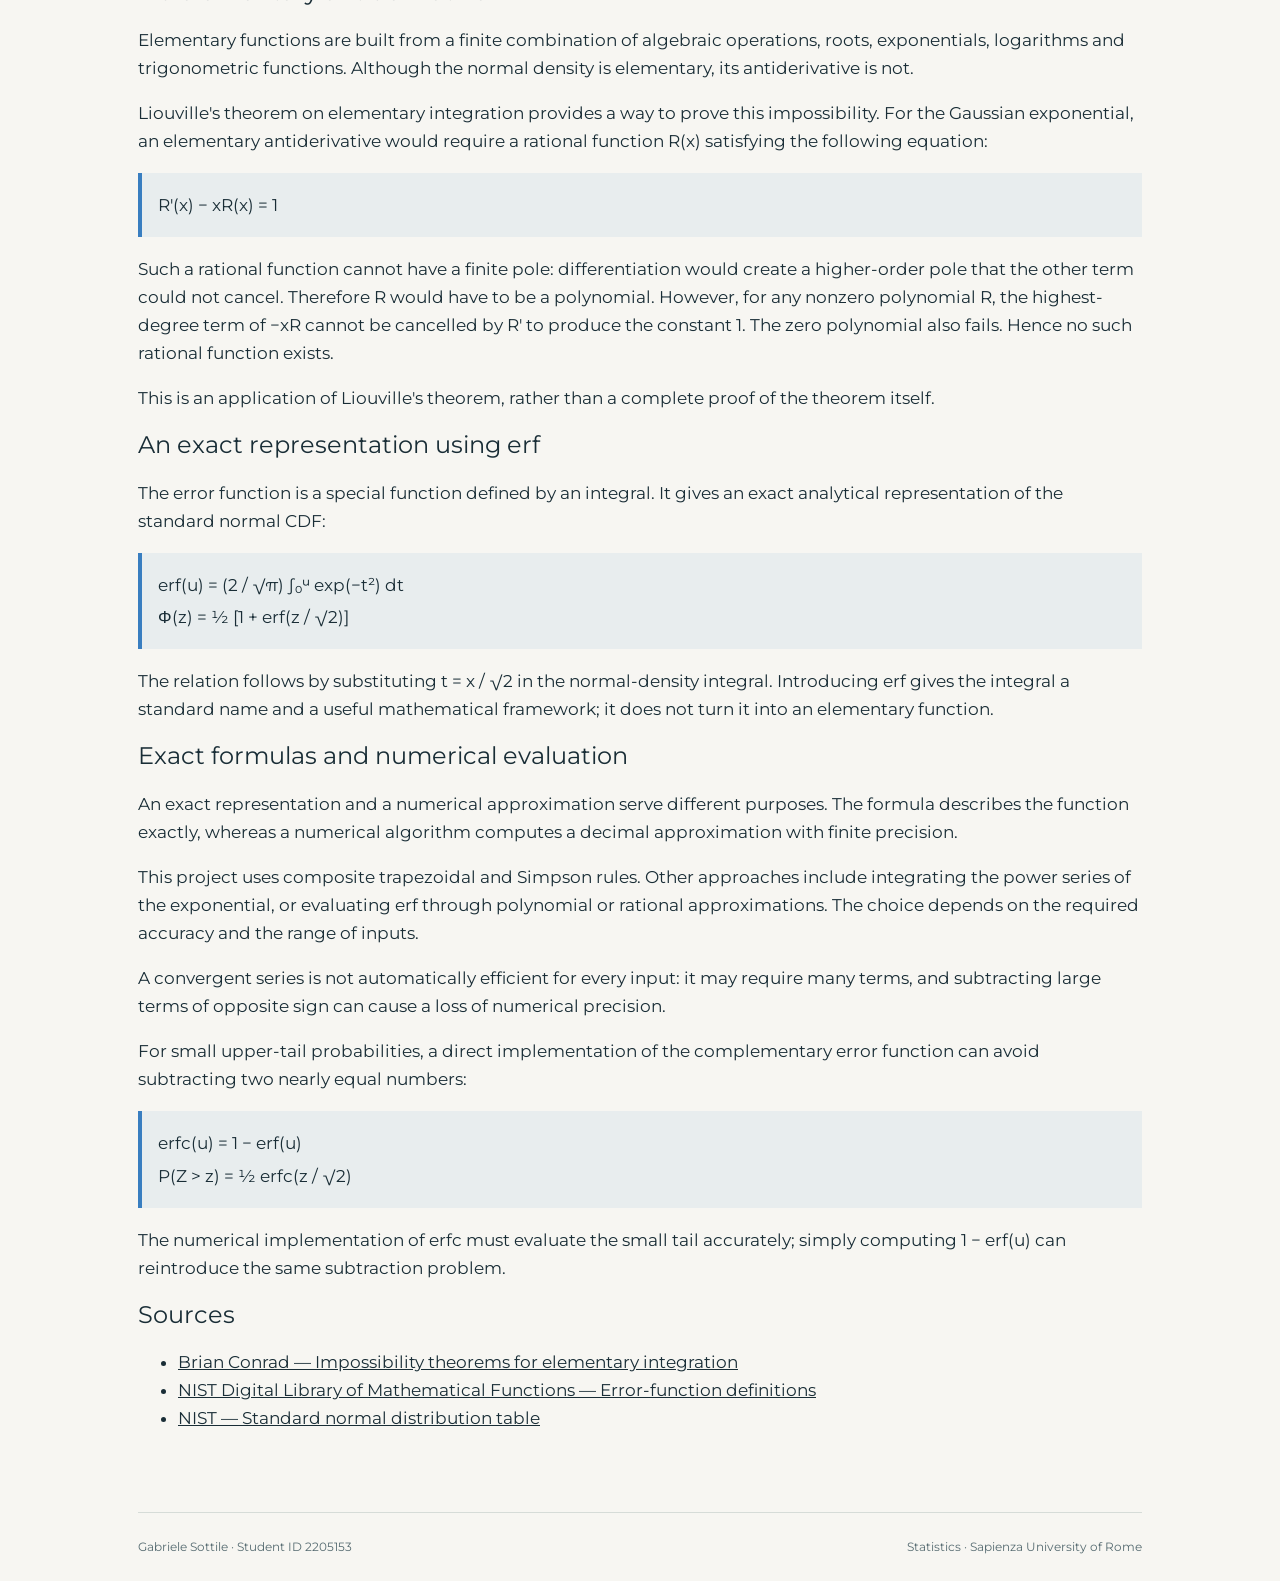
<file: homework-5.html>
<!doctype html>
<html lang="en">
<head>
  <meta charset="utf-8">
  <meta name="viewport" content="width=device-width, initial-scale=1">

  <meta
    name="description"
    content="Statistics Homework 5: Riemann and Lebesgue integration, and numerical computation of the normal CDF."
  >

  <title>Homework 5 | Gabriele Sottile · 2205153</title>

  <link rel="preconnect" href="https://fonts.googleapis.com">
  <link rel="preconnect" href="https://fonts.gstatic.com" crossorigin>

  <link
    href="https://fonts.googleapis.com/css2?family=Montserrat:wght@400;500;600;700&display=swap"
    rel="stylesheet"
  >

  <link rel="stylesheet" href="styles.css">
  <script src="homework-5.js" defer></script>
</head>

<body>
  <a class="skip" href="#main">Skip to content</a>

  <div class="wrap">
    <header class="top">
      <a class="brand" href="index.html">STATISTICS</a>
      <span class="meta">MSc in Cybersecurity · A.Y. 2026/27</span>
    </header>

    <main id="main">
      <a class="back" href="index.html">← All homework</a>

      <section class="hero">
        <div class="eyebrow">Homework 05</div>

        <h1>Numerical integration and the normal CDF</h1>

        <p class="intro">
          Comparing domain and value partitions,
          then applying numerical integration to probability.
        </p>
      </section>

      <section aria-labelledby="integration-title">
        <h2 id="integration-title">
          Part 1 · Riemann and Lebesgue integration
        </h2>

        <p>
          Riemann sums partition the domain into intervals.
          Lebesgue integration instead groups domain points according
          to the values taken by the function.
          Both integrals agree for the bounded Riemann-integrable
          functions considered in this first experiment.
        </p>

        <h3>Domain partition: midpoint rule</h3>

        <div class="integration-formula">
          Δx = (b − a)/N<br>
          xᵢ = a + (i + 1/2)Δx, for i = 0, …, N − 1<br>
          Rₙ = Σᵢ f(xᵢ)Δx
        </div>

        <h3>Value partition: simple-function approximation</h3>

        <p>
          Divide the interval from the minimum to the maximum function
          value into K equal bands. For each band Aⱼ in the domain,
          multiply its measure by the midpoint cⱼ of the value band.
        </p>

        <div class="integration-formula">
          Aⱼ = {x : f(x) belongs to value band j}<br>
          Lₖ = Σⱼ cⱼ λ(Aⱼ)
        </div>

        <p>
          Here λ(Aⱼ) is computed analytically for each selected function.
          It is a domain length, not a count of sampled points.
          The numerical approximation comes from replacing the
          function values within each band by cⱼ.
        </p>

        <p class="notice">
          Exact preimage measures use function-specific mathematical
          information. They are not available automatically for
          an arbitrary function.
        </p>
      </section>

      <section aria-labelledby="integration-controls-title">
        <h2 id="integration-controls-title">Run the comparison</h2>

        <form id="integration-form" class="experiment-controls">
          <div>
            <label for="integration-function">Function</label>

            <select id="integration-function">
              <option value="singular">1/√x on [0.0001, 1] — truncated singularity</option>
              <option value="square">x² on [0, 1]</option>
              <option value="sine">sin(x) on [0, π]</option>
              <option value="step">1 for x &lt; 0.5; 3 otherwise</option>
              <option value="absolute">|x − 0.5| on [0, 1]</option>
            </select>
          </div>

          <div>
            <label for="domain-intervals">Domain intervals N</label>
            <input
              id="domain-intervals"
              type="number"
              min="1"
              max="10000"
              step="1"
              value="100"
              required
            >
          </div>

          <div>
            <label for="value-bands">Value bands K</label>
            <input
              id="value-bands"
              type="number"
              min="1"
              max="10000"
              step="1"
              value="100"
              required
            >
          </div>

          <button type="submit">Compute integrals</button>
        </form>

        <p id="integration-status" role="status" aria-live="polite"></p>
        <p id="integration-description"></p>

        <div class="table-scroll">
          <table class="results-table">
            <caption>Numerical approximations</caption>

            <thead>
              <tr>
                <th scope="col">Method</th>
                <th scope="col">Approximation</th>
                <th scope="col">Reference integral</th>
                <th scope="col">Absolute error</th>
              </tr>
            </thead>

            <tbody id="integration-results"></tbody>
          </table>
        </div>

        <p id="integration-bounds"></p>
        <p id="integration-cost" class="desc"></p>
      </section>

      <section aria-labelledby="integration-convergence-title">
        <h2 id="integration-convergence-title">
          Convergence and computational efficiency
        </h2>
      
        <p>
          Compare the selected function at increasing resolutions.
          This experiment uses N = K at each resolution.
          The individual N and K controls above do not determine
          the resolutions in this comparison.
        </p>
      
        <button id="run-integration-comparison" type="button">
          Compare resolutions and running times
        </button>
      
        <p
          id="integration-comparison-status"
          role="status"
          aria-live="polite"
        ></p>
      
        <div class="table-scroll">
          <table class="results-table">
            <caption>Accuracy as resolution increases</caption>
      
            <thead>
              <tr>
                <th scope="col">N = K</th>
                <th scope="col">Midpoint approximation</th>
                <th scope="col">Midpoint absolute error</th>
                <th scope="col">Value-band approximation</th>
                <th scope="col">Value-band absolute error</th>
                <th scope="col">Value-band error bound</th>
              </tr>
            </thead>
      
            <tbody id="integration-convergence-results"></tbody>
          </table>
        </div>
      
        <div class="table-scroll">
          <table class="results-table">
            <caption>Median running time per complete integration</caption>
      
            <thead>
              <tr>
                <th scope="col">N = K</th>
                <th scope="col">Midpoint time, μs</th>
                <th scope="col">Value-band time, μs</th>
                <th scope="col">Integrations per batch: midpoint / bands</th>
                <th scope="col">Median batch duration, ms: midpoint / bands</th>
              </tr>
            </thead>
      
            <tbody id="integration-timing-results"></tbody>
          </table>
        </div>
      
        <p class="desc">
          Each method is warmed up and calibrated separately.
          The number of repetitions is increased to target a batch
          duration of at least 20 ms, up to one million integrations
          per batch. Five new batches are then measured.
          The median duration divided by the number of integrations
          gives the reported time per integration.
          Calibration and table updates are excluded from these measurements.
        </p>
        
        <p class="desc">
          An asterisk marks a result whose final median batch duration
          was below 20 ms. Longer measurements reduce the impact of
          timer resolution, but browser activity and runtime optimizations
          can still affect the results.
        </p>
      
        <p>
          Both implementations perform a number of loop iterations
          proportional to their resolution. However, evaluating f(x)
          and evaluating an analytical preimage-measure formula
          are different operations.
          Timing results depend on the function, browser and device.
        </p>
      
        <p class="desc">
          Browser scheduling, timer resolution and background activity
          introduce noise. Small timing differences should not be
          interpreted as reliable performance advantages.
          Errors near floating-point precision should not be used
          to infer convergence rates.
        </p>
      </section>

      <section aria-labelledby="singular-integral-title">
        <h2 id="singular-integral-title">
          An integrable singularity: 1/√x
        </h2>
      
        <p>
          The function 1/√x is unbounded near zero.
          Its integral on (0, 1] exists as an improper Riemann integral
          and as a Lebesgue integral, with value 2.
          It is not a proper Riemann integral of a bounded function
          on [0, 1].
        </p>
      
        <div class="integration-formula">
          ∫₀¹ x⁻¹ᐟ² dx
          = lim ε→0⁺ ∫ε¹ x⁻¹ᐟ² dx
          = lim ε→0⁺ 2(1 − √ε)
          = 2
        </div>
      
        <p>
          The numerical experiment currently uses ε = 0.0001,
          so both methods integrate over [0.0001, 1].
          The reference value displayed in the tables is therefore
          1.98, not 2.
        </p>
      
        <div class="integration-formula">
          Truncated integral: ∫ε¹ x⁻¹ᐟ² dx = 2(1 − √ε) = 1.98<br>
          Omitted area: ∫₀ε x⁻¹ᐟ² dx = 2√ε = 0.02
        </div>
      
        <p>
          Increasing N or K improves the numerical approximation
          of the truncated integral. It does not remove the omitted
          area while ε remains fixed.
          Convergence to the full integral also requires controlling
          the truncation error.
        </p>
      
        <p>
          If A approximates the truncated integral, then:
        </p>
      
        <div class="integration-formula">
          |A − 2| ≤ |A − 1.98| + 0.02
        </div>
      
        <p>
          For this particular function, the omitted area is known exactly.
          Adding 0.02 to A gives a corrected estimate of the full integral,
          whose error equals the numerical error on the truncated interval.
          Such an exact correction is not generally available.
        </p>
      </section>

      <section aria-labelledby="integration-interpretation">
        <h2 id="integration-interpretation">How to interpret the results</h2>

        <p>
          The two methods partition different axes, so N and K control
          different approximation errors. Equal values of N and K
          do not imply equal computational work or equal accuracy.
        </p>

        <p>
          For the value-partition method, using the lower and upper
          endpoints of each band produces lower and upper simple-function
          integrals. The exact integral lies between them.
          The midpoint approximation is halfway between these bounds.
        </p>

        <div class="integration-formula">
          Lower ≤ ∫f(x) dx ≤ Upper<br>
          Upper − Lower = (b − a)Δy<br>
          |Lₖ − ∫f(x) dx| ≤ (b − a)Δy/2
        </div>

        <p>
          These bounds rely on exact preimage measures.
          They would require additional error control if those measures
          were estimated from a finite sample.
        </p>

        <p>
          A very small error at one resolution does not establish
          a general convergence rate.
          Symmetry, cancellation and alignment with a discontinuity
          can make particular cases unusually accurate.
        </p>
      </section>
      <section aria-labelledby="pathological-title">
        <h2 id="pathological-title">
          Pathological examples and the limits of sampling
        </h2>
      
        <h3>Dirichlet's function</h3>
      
        <div class="integration-formula">
          D(x) = 1 if x is rational<br>
          D(x) = 0 if x is irrational<br>
          Domain: [0, 1]
        </div>
      
        <p>
          Every nonempty interval contains both rational and irrational
          numbers. Therefore, every lower Darboux sum is 0 and every
          upper Darboux sum is 1.
          The function is not Riemann-integrable.
        </p>
      
        <p>
          The rational numbers form a countable set of Lebesgue measure zero.
          Consequently, D is zero almost everywhere and its
          Lebesgue integral is 0.
          “Almost everywhere” means outside a set of measure zero.
        </p>
      
        <p>
          A Riemann sum using only rational sample points is always 1.
          One using only irrational sample points is always 0.
          Refining the partition does not resolve this disagreement.
        </p>
      
        <h3>Thomae's function</h3>
      
        <div class="integration-formula">
          T(x) = 1/q if x = p/q in lowest terms, with q &gt; 0<br>
          T(x) = 0 if x is irrational<br>
          Domain: [0, 1]
        </div>
      
        <p>
          Thomae's function is continuous at irrational points
          and discontinuous at rational points.
          Its discontinuity set has measure zero, so the bounded
          function is Riemann-integrable.
          Its Riemann and Lebesgue integrals are both 0.
        </p>
      
        <p>
          For any positive threshold, only finitely many rational points
          in [0, 1] have function values above that threshold.
          These finitely many tall peaks can be enclosed in intervals
          of arbitrarily small total length.
          All remaining values are small.
          This explains why the integral is zero despite the dense
          set of rational points.
        </p>
      
        <h3>An exact rational-grid experiment</h3>
      
        <p>
          We use the midpoints xᵢ = (2i + 1)/(2N),
          for i = 0, …, N − 1.
          Numerators and denominators are handled as integers.
          For Thomae's function, each fraction is reduced before
          evaluating 1/q.
        </p>
      
        <button id="run-pathological-experiment" type="button">
          Compare rational midpoint sums
        </button>
      
        <p id="pathological-status" role="status" aria-live="polite"></p>
      
        <div class="table-scroll">
          <table class="results-table">
            <caption>Uniform rational midpoint sums on [0, 1]</caption>
      
            <thead>
              <tr>
                <th scope="col">Intervals N</th>
                <th scope="col">Dirichlet midpoint sum</th>
                <th scope="col">Thomae midpoint sum</th>
              </tr>
            </thead>
      
            <tbody id="pathological-results"></tbody>
          </table>
        </div>
      
        <p class="notice">
          This experiment evaluates known rational points.
          It does not test whether arbitrary real numbers are rational.
          Finite JavaScript floating-point numbers are rational;
          they cannot directly represent arbitrary irrational sample points.
        </p>
      
        <p>
          For Dirichlet's function, the rational midpoint sums remain 1,
          despite the Lebesgue integral being 0.
          For Thomae's function, the sums approach 0, but need not
          decrease at every tested resolution.
          One observed sequence of sums alone is not a proof
          of Riemann integrability.
        </p>
      
        <p>
          Countability and measure, rather than numerical sampling alone,
          determine the Lebesgue integrals in these examples.
          A finite sample cannot generally detect the distinction
          between a dense measure-zero set and its complement.
        </p>
      </section>
      <section aria-labelledby="normal-cdf-title">
        <h2 id="normal-cdf-title">
          Part 2 · Numerical computation of the normal CDF
        </h2>
      
        <p>
          For a standard normal random variable Z, the cumulative
          distribution function Φ(z) gives the probability P(Z ≤ z).
          The density is:
        </p>
      
        <div class="integration-formula">
          φ(t) = exp(−t²/2)/√(2π)<br>
          Φ(z) = ∫₋∞ᶻ φ(t) dt
        </div>
      
        <p>
          Symmetry allows us to integrate over a finite interval:
        </p>
      
        <div class="integration-formula">
          Φ(z) = 1/2 + ∫₀ᶻ φ(t) dt, for z ≥ 0<br>
          Φ(z) = 1/2 − ∫₀⁻ᶻ φ(t) dt, for z &lt; 0
        </div>
      
        <p>
          This experiment compares the composite trapezoidal rule
          with composite Simpson's rule.
          Both use N equal subintervals and N + 1 density evaluations
          when z is nonzero.
          Simpson's rule requires an even N.
        </p>
      
        <form id="normal-cdf-form" class="experiment-controls">
          <div>
            <label for="normal-cdf-z">Evaluation point z</label>
            <input
              id="normal-cdf-z"
              type="number"
              min="-4"
              max="4"
              step="any"
              value="1"
              required
            >
          </div>
      
          <div>
            <label for="normal-cdf-intervals">Even number of intervals N</label>
            <input
              id="normal-cdf-intervals"
              type="number"
              min="2"
              max="10000"
              step="2"
              value="100"
              required
            >
          </div>
      
          <button type="submit">Compute normal probabilities</button>
        </form>
      
        <p id="normal-cdf-status" role="status" aria-live="polite"></p>
      
        <div class="table-scroll">
          <table class="results-table">
            <caption>CDF at the selected point</caption>
      
            <thead>
              <tr>
                <th scope="col">Method</th>
                <th scope="col">Φ(z)</th>
                <th scope="col">Density evaluations</th>
              </tr>
            </thead>
      
            <tbody id="normal-cdf-results"></tbody>
          </table>
        </div>
      
        <p class="notice">
          The input is restricted to −4 ≤ z ≤ 4.
          For very small tail probabilities, subtraction from 1/2
          can lose relative precision.
          This implementation is not intended as an extreme-tail routine.
        </p>
      </section>
      
      <section aria-labelledby="normal-reference-title">
        <h2 id="normal-reference-title">
          Comparison with a published reference
        </h2>
      
        <p>
          Reference values come from the NIST standard normal table.
          The published table gives the area between 0 and |z|.
          We add or subtract this area from 1/2 to obtain the CDF.
        </p>
      
        <p>
          <a
            href="https://www.itl.nist.gov/div898/handbook/eda/section3/eda3671.htm"
            target="_blank"
            rel="noopener noreferrer"
          >
            Source: NIST standard normal distribution table
          </a>
        </p>
      
        <div class="table-scroll">
          <table class="results-table">
            <caption>Comparison at several evaluation points</caption>
      
            <thead>
              <tr>
                <th scope="col">z</th>
                <th scope="col">NIST CDF, rounded</th>
                <th scope="col">Trapezoidal CDF</th>
                <th scope="col">Difference from reference</th>
                <th scope="col">Simpson CDF</th>
                <th scope="col">Difference from reference</th>
              </tr>
            </thead>
      
            <tbody id="normal-reference-results"></tbody>
          </table>
        </div>
      
        <p class="desc">
          Reference values have five decimal places.
          Differences from these rounded values are not the exact
          numerical integration errors. Agreement with this table
          cannot certify additional decimal places.
        </p>
      
        <p id="normal-cdf-checks"></p>
      
        <p class="desc">
          Symmetry is built into the implementation, so passing the
          symmetry check is a consistency check, not an independent
          demonstration of numerical accuracy.
        </p>
      </section>
      <section aria-labelledby="normal-convergence-title">
        <h2 id="normal-convergence-title">
          Normal CDF: convergence and efficiency
        </h2>
      
        <p>
          Compare the two methods at increasing resolutions, using the
          evaluation point z selected above. The theoretical bounds refer
          to numerical integration error in exact arithmetic.
          Floating-point rounding errors are not included.
        </p>
      
        <button id="run-normal-convergence" type="button">
          Compare CDF resolutions
        </button>
      
        <p id="normal-convergence-status" role="status"></p>
      
        <div class="table-scroll">
          <table class="results-table">
            <caption>Accuracy and computational cost</caption>
            <thead>
              <tr>
                <th scope="col">Intervals N</th>
                <th scope="col">Trapezoidal CDF</th>
                <th scope="col">Trapezoidal error bound</th>
                <th scope="col">Simpson CDF</th>
                <th scope="col">Simpson error bound</th>
                <th scope="col">Density evaluations per method</th>
              </tr>
            </thead>
            <tbody id="normal-convergence-results"></tbody>
          </table>
        </div>
      
        <div class="table-scroll">
          <table class="results-table">
            <caption>Median running time per complete CDF evaluation</caption>
            <thead>
              <tr>
                <th scope="col">Intervals N</th>
                <th scope="col">Trapezoidal time, μs</th>
                <th scope="col">Simpson time, μs</th>
                <th scope="col">Repetitions: trapezoidal / Simpson</th>
                <th scope="col">Median batch time, ms: trapezoidal / Simpson</th>
              </tr>
            </thead>
            <tbody id="normal-convergence-timing"></tbody>
          </table>
        </div>
      
        <p class="desc">
          Times depend on the browser and device and exclude table rendering.
          An asterisk identifies a batch shorter than the timing target.
          Function-evaluation counts are also reported because very short
          execution times can be difficult to measure reliably.
        </p>
      
        <p id="normal-convergence-explanation"></p>
      </section>
      <section aria-labelledby="normal-theory-title">
        <h2 id="normal-theory-title">
          Why numerical methods are necessary
        </h2>
      
        <h3>No elementary antiderivative</h3>
      
        <p>
          Elementary functions are built from a finite combination of
          algebraic operations, roots, exponentials, logarithms and
          trigonometric functions. Although the normal density is
          elementary, its antiderivative is not.
        </p>
      
        <p>
          Liouville's theorem on elementary integration provides a way
          to prove this impossibility. For the Gaussian exponential,
          an elementary antiderivative would require a rational
          function R(x) satisfying the following equation:
        </p>
      
        <div class="integration-formula">
          R′(x) − xR(x) = 1
        </div>
      
        <p>
          Such a rational function cannot have a finite pole:
          differentiation would create a higher-order pole that
          the other term could not cancel. Therefore R would have
          to be a polynomial. However, for any nonzero polynomial R,
          the highest-degree term of −xR cannot be cancelled by R′
          to produce the constant 1. The zero polynomial also fails.
          Hence no such rational function exists.
        </p>
      
        <p>
          This is an application of Liouville's theorem, rather than
          a complete proof of the theorem itself.
        </p>
      
        <h3>An exact representation using erf</h3>
      
        <p>
          The error function is a special function defined by an
          integral. It gives an exact analytical representation of
          the standard normal CDF:
        </p>
      
        <div class="integration-formula">
          erf(u) = (2 / √π) ∫₀ᵘ exp(−t²) dt
          <br>
          Φ(z) = ½ [1 + erf(z / √2)]
        </div>
      
        <p>
          The relation follows by substituting t = x / √2 in the
          normal-density integral. Introducing erf gives the integral
          a standard name and a useful mathematical framework;
          it does not turn it into an elementary function.
        </p>
      
        <h3>Exact formulas and numerical evaluation</h3>
      
        <p>
          An exact representation and a numerical approximation serve
          different purposes. The formula describes the function
          exactly, whereas a numerical algorithm computes a decimal
          approximation with finite precision.
        </p>
      
        <p>
          This project uses composite trapezoidal and Simpson rules.
          Other approaches include integrating the power series of
          the exponential, or evaluating erf through polynomial or
          rational approximations. The choice depends on the required
          accuracy and the range of inputs.
        </p>
      
        <p>
          A convergent series is not automatically efficient for every
          input: it may require many terms, and subtracting large terms
          of opposite sign can cause a loss of numerical precision.
        </p>
      
        <p>
          For small upper-tail probabilities, a direct implementation
          of the complementary error function can avoid subtracting
          two nearly equal numbers:
        </p>
      
        <div class="integration-formula">
          erfc(u) = 1 − erf(u)
          <br>
          P(Z &gt; z) = ½ erfc(z / √2)
        </div>
      
        <p>
          The numerical implementation of erfc must evaluate the small
          tail accurately; simply computing 1 − erf(u) can reintroduce
          the same subtraction problem.
        </p>
      
        <h3>Sources</h3>
      
        <ul>
          <li>
            <a href="https://virtualmath1.stanford.edu/~conrad/papers/elemint.pdf">
              Brian Conrad — Impossibility theorems for elementary integration
            </a>
          </li>
          <li>
            <a href="https://dlmf.nist.gov/7.2">
              NIST Digital Library of Mathematical Functions —
              Error-function definitions
            </a>
          </li>
          <li>
            <a href="https://www.itl.nist.gov/div898/handbook/eda/section3/eda3671.htm">
              NIST — Standard normal distribution table
            </a>
          </li>
        </ul>
      </section>
    </main>

    <footer>
      <span>Gabriele Sottile · Student ID 2205153</span>
      <span>Statistics · Sapienza University of Rome</span>
    </footer>
  </div>
</body>
</html>
</file>
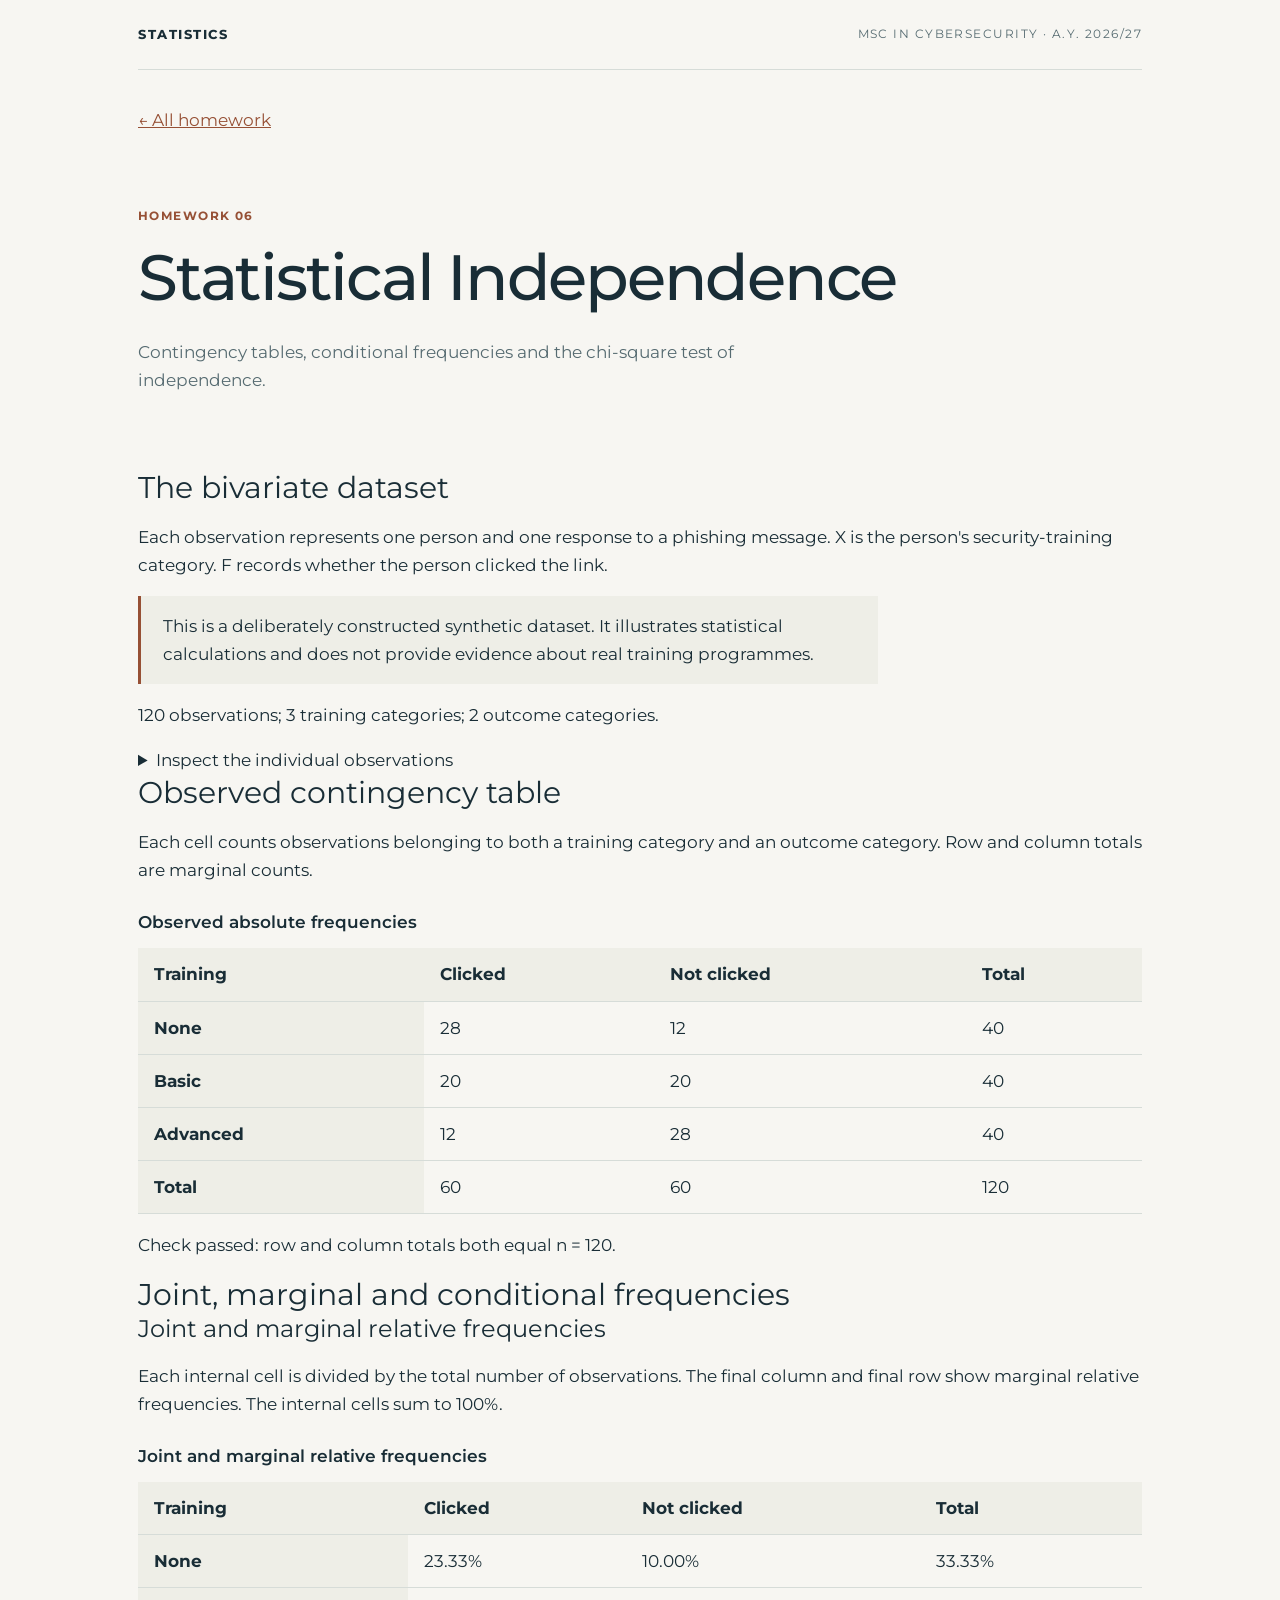
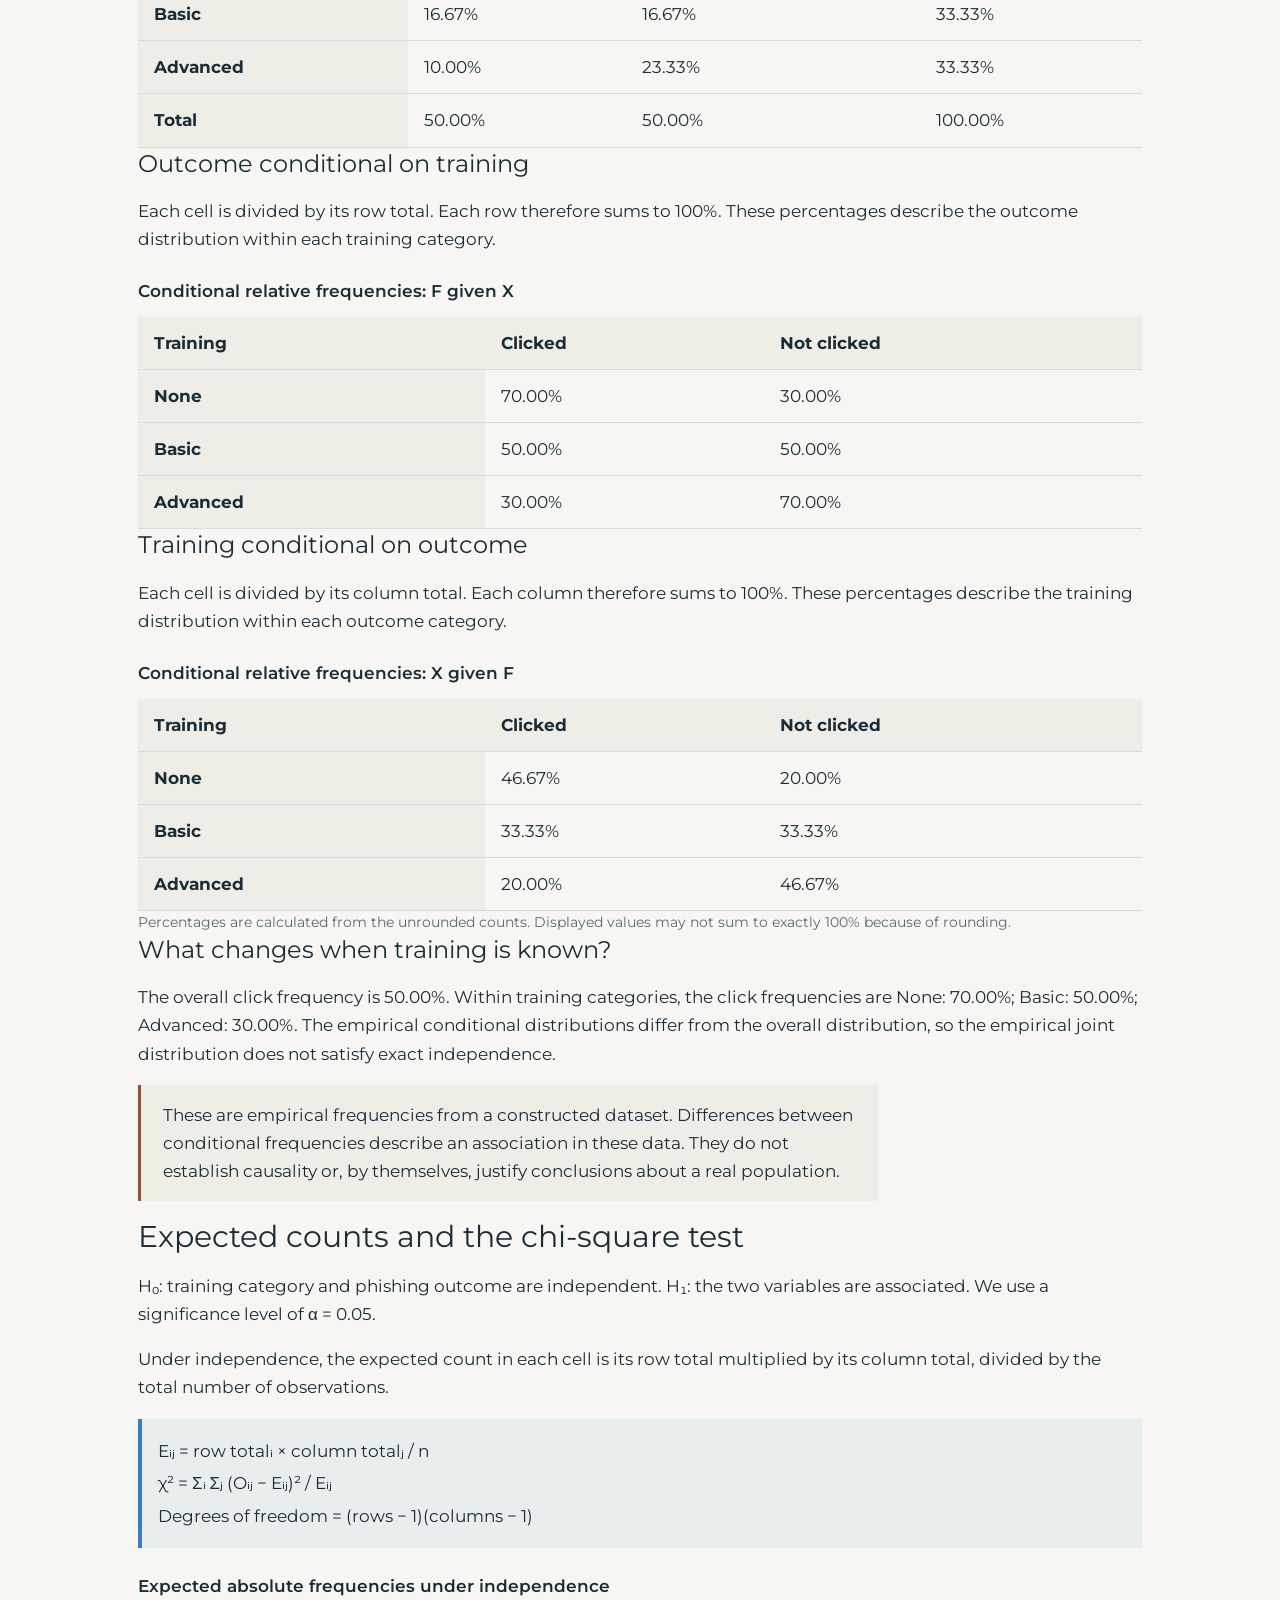
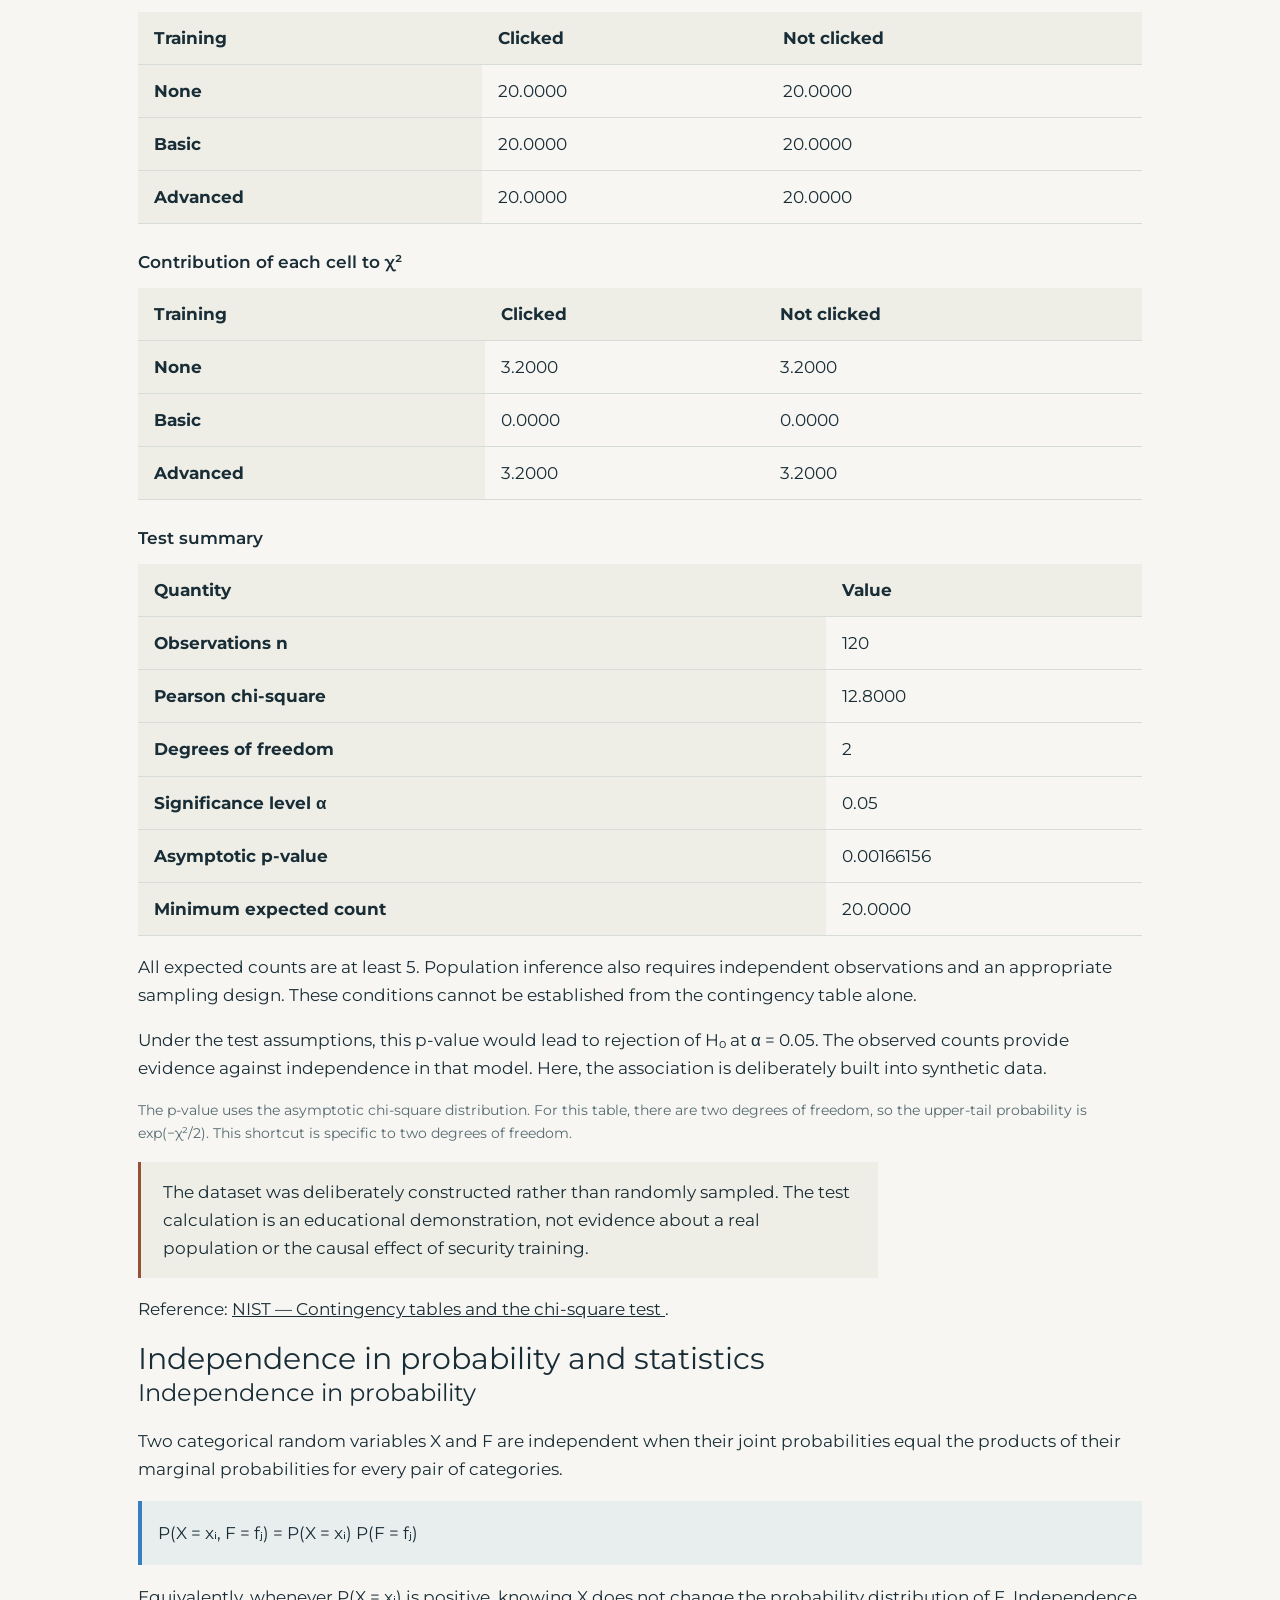
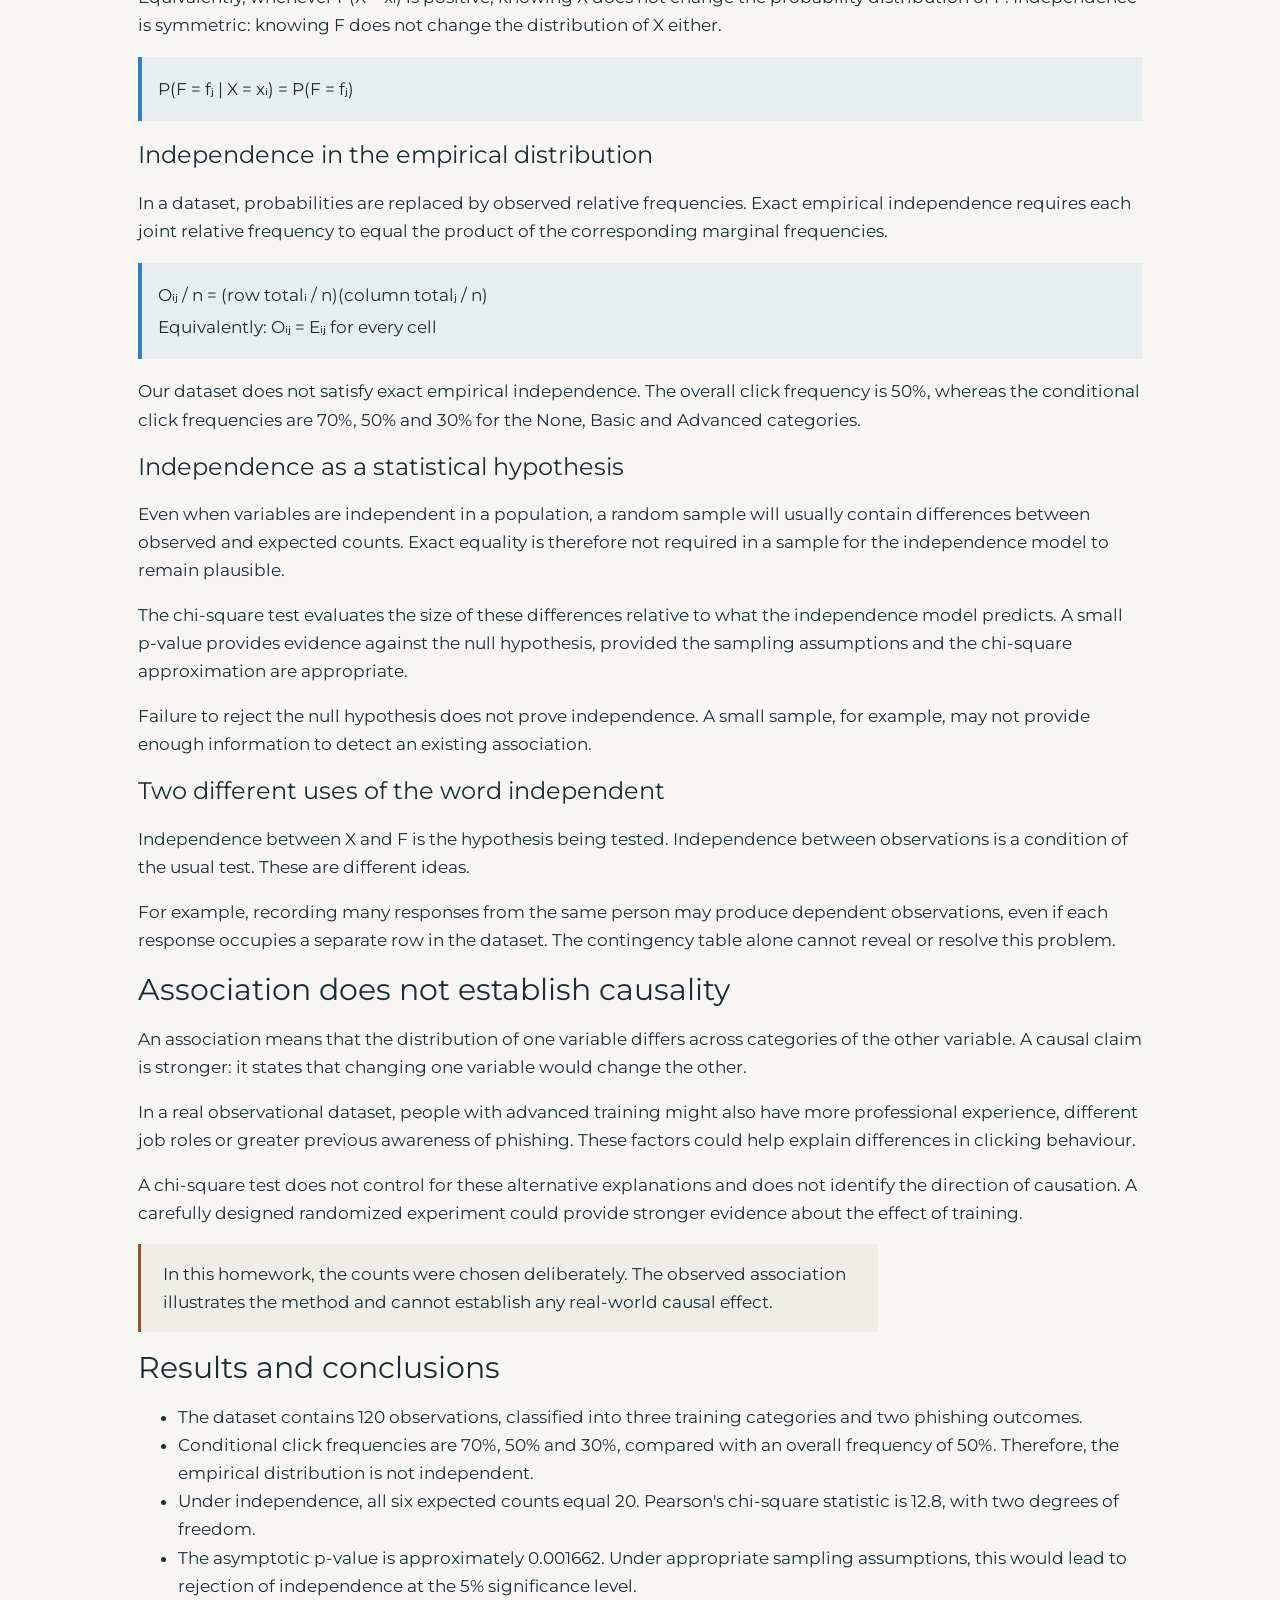
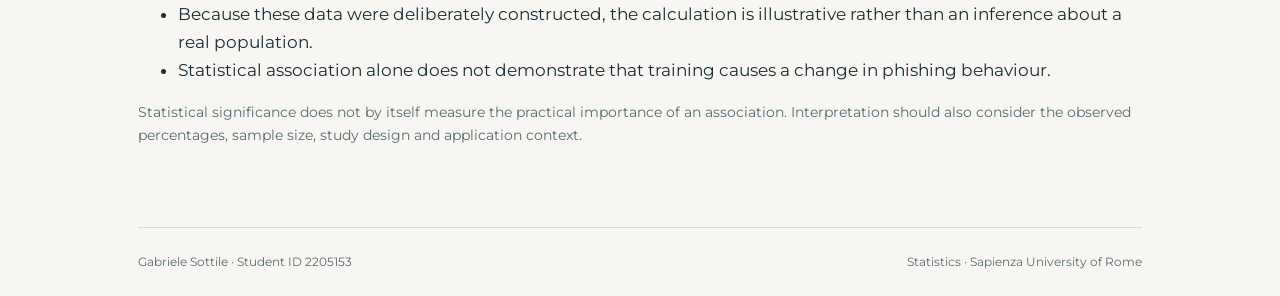
<file: homework-6.html>
<!doctype html>
<html lang="en">
  <head>
    <meta charset="utf-8">
    <meta name="viewport" content="width=device-width, initial-scale=1">

    <meta
      name="description"
      content="Statistical independence: contingency tables, conditional frequencies and the chi-square test."
    >

    <title>Homework 6 | Gabriele Sottile · 2205153</title>

    <link rel="preconnect" href="https://fonts.googleapis.com">
    <link rel="preconnect" href="https://fonts.gstatic.com" crossorigin>

    <link
      href="https://fonts.googleapis.com/css2?family=Montserrat:wght@400;500;600;700&display=swap"
      rel="stylesheet"
    >

    <link rel="stylesheet" href="styles.css">
  </head>

  <body>
    <a class="skip" href="#main">Skip to content</a>

    <div class="wrap">
      <header class="top">
        <a class="brand" href="index.html">STATISTICS</a>
        <span class="meta">
          MSc in Cybersecurity · A.Y. 2026/27
        </span>
      </header>

      <main id="main">
        <a class="back" href="index.html">← All homework</a>

        <section class="hero">
          <div class="eyebrow">Homework 06</div>
          <h1>Statistical Independence</h1>

          <p class="intro">
            Contingency tables, conditional frequencies and
            the chi-square test of independence.
          </p>
        </section>

        <section aria-labelledby="dataset-title">
          <h2 id="dataset-title">The bivariate dataset</h2>

          <p>
            Each observation represents one person and one response
            to a phishing message. X is the person's security-training
            category. F records whether the person clicked the link.
          </p>

          <p class="notice">
            This is a deliberately constructed synthetic dataset.
            It illustrates statistical calculations and does not
            provide evidence about real training programmes.
          </p>

          <p id="dataset-summary"></p>

          <details>
            <summary>Inspect the individual observations</summary>

            <div class="table-scroll">
              <table class="results-table">
                <caption>Individual records</caption>

                <thead>
                  <tr>
                    <th scope="col">Person</th>
                    <th scope="col">X: training</th>
                    <th scope="col">F: outcome</th>
                  </tr>
                </thead>

                <tbody id="independence-records"></tbody>
              </table>
            </div>
          </details>
        </section>

        <section aria-labelledby="contingency-title">
          <h2 id="contingency-title">Observed contingency table</h2>

          <p>
            Each cell counts observations belonging to both
            a training category and an outcome category.
            Row and column totals are marginal counts.
          </p>

          <div class="table-scroll">
            <table class="results-table">
              <caption>Observed absolute frequencies</caption>
              <thead id="contingency-head"></thead>
              <tbody id="contingency-body"></tbody>
              <tfoot id="contingency-foot"></tfoot>
            </table>
          </div>

          <p id="contingency-check" role="status"></p>
        </section>
        <section aria-labelledby="relative-frequencies-title">
          <h2 id="relative-frequencies-title">
            Joint, marginal and conditional frequencies
          </h2>
        
          <h3>Joint and marginal relative frequencies</h3>
        
          <p>
            Each internal cell is divided by the total number of observations.
            The final column and final row show marginal relative frequencies.
            The internal cells sum to 100%.
          </p>
        
          <div class="table-scroll">
            <table class="results-table">
              <caption>Joint and marginal relative frequencies</caption>
              <thead id="joint-frequency-head"></thead>
              <tbody id="joint-frequency-body"></tbody>
              <tfoot id="joint-frequency-foot"></tfoot>
            </table>
          </div>
        
          <h3>Outcome conditional on training</h3>
        
          <p>
            Each cell is divided by its row total.
            Each row therefore sums to 100%.
            These percentages describe the outcome distribution
            within each training category.
          </p>
        
          <div class="table-scroll">
            <table class="results-table">
              <caption>Conditional relative frequencies: F given X</caption>
              <thead id="outcome-given-training-head"></thead>
              <tbody id="outcome-given-training-body"></tbody>
            </table>
          </div>
        
          <h3>Training conditional on outcome</h3>
        
          <p>
            Each cell is divided by its column total.
            Each column therefore sums to 100%.
            These percentages describe the training distribution
            within each outcome category.
          </p>
        
          <div class="table-scroll">
            <table class="results-table">
              <caption>Conditional relative frequencies: X given F</caption>
              <thead id="training-given-outcome-head"></thead>
              <tbody id="training-given-outcome-body"></tbody>
            </table>
          </div>
        
          <p class="desc">
            Percentages are calculated from the unrounded counts.
            Displayed values may not sum to exactly 100% because of rounding.
          </p>
        
          <h3>What changes when training is known?</h3>
        
          <p id="conditional-frequency-comment"></p>
        
          <p class="notice">
            These are empirical frequencies from a constructed dataset.
            Differences between conditional frequencies describe an
            association in these data. They do not establish causality
            or, by themselves, justify conclusions about a real population.
          </p>
        </section>
        <section aria-labelledby="chi-square-title">
          <h2 id="chi-square-title">
            Expected counts and the chi-square test
          </h2>
        
          <p>
            H₀: training category and phishing outcome are independent.
            H₁: the two variables are associated.
            We use a significance level of α = 0.05.
          </p>
        
          <p>
            Under independence, the expected count in each cell is its
            row total multiplied by its column total, divided by the
            total number of observations.
          </p>
        
          <div class="integration-formula">
            Eᵢⱼ = row totalᵢ × column totalⱼ / n
            <br>
            χ² = Σᵢ Σⱼ (Oᵢⱼ − Eᵢⱼ)² / Eᵢⱼ
            <br>
            Degrees of freedom = (rows − 1)(columns − 1)
          </div>
        
          <div class="table-scroll">
            <table class="results-table">
              <caption>Expected absolute frequencies under independence</caption>
              <thead id="expected-counts-head"></thead>
              <tbody id="expected-counts-body"></tbody>
            </table>
          </div>
        
          <div class="table-scroll">
            <table class="results-table">
              <caption>Contribution of each cell to χ²</caption>
              <thead id="chi-contributions-head"></thead>
              <tbody id="chi-contributions-body"></tbody>
            </table>
          </div>
        
          <div class="table-scroll">
            <table class="results-table">
              <caption>Test summary</caption>
              <thead>
                <tr>
                  <th scope="col">Quantity</th>
                  <th scope="col">Value</th>
                </tr>
              </thead>
              <tbody id="chi-summary-body"></tbody>
            </table>
          </div>
        
          <p id="chi-assumptions"></p>
          <p id="chi-decision"></p>
        
          <p class="desc">
            The p-value uses the asymptotic chi-square distribution.
            For this table, there are two degrees of freedom,
            so the upper-tail probability is exp(−χ²/2).
            This shortcut is specific to two degrees of freedom.
          </p>
        
          <p class="notice">
            The dataset was deliberately constructed rather than randomly
            sampled. The test calculation is an educational demonstration,
            not evidence about a real population or the causal effect
            of security training.
          </p>
        
          <p>
            Reference:
            <a href="https://www.itl.nist.gov/div898/handbook/prc/section4/prc45.htm">
              NIST — Contingency tables and the chi-square test
            </a>.
          </p>
        </section>
        <section aria-labelledby="independence-theory-title">
          <h2 id="independence-theory-title">
            Independence in probability and statistics
          </h2>
        
          <h3>Independence in probability</h3>
        
          <p>
            Two categorical random variables X and F are independent
            when their joint probabilities equal the products of
            their marginal probabilities for every pair of categories.
          </p>
        
          <div class="integration-formula">
            P(X = xᵢ, F = fⱼ) = P(X = xᵢ) P(F = fⱼ)
          </div>
        
          <p>
            Equivalently, whenever P(X = xᵢ) is positive, knowing X
            does not change the probability distribution of F.
            Independence is symmetric: knowing F does not change
            the distribution of X either.
          </p>
        
          <div class="integration-formula">
            P(F = fⱼ | X = xᵢ) = P(F = fⱼ)
          </div>
        
          <h3>Independence in the empirical distribution</h3>
        
          <p>
            In a dataset, probabilities are replaced by observed
            relative frequencies. Exact empirical independence
            requires each joint relative frequency to equal
            the product of the corresponding marginal frequencies.
          </p>
        
          <div class="integration-formula">
            Oᵢⱼ / n = (row totalᵢ / n)(column totalⱼ / n)
            <br>
            Equivalently: Oᵢⱼ = Eᵢⱼ for every cell
          </div>
        
          <p>
            Our dataset does not satisfy exact empirical independence.
            The overall click frequency is 50%, whereas the conditional
            click frequencies are 70%, 50% and 30% for the None,
            Basic and Advanced categories.
          </p>
        
          <h3>Independence as a statistical hypothesis</h3>
        
          <p>
            Even when variables are independent in a population,
            a random sample will usually contain differences between
            observed and expected counts. Exact equality is therefore
            not required in a sample for the independence model
            to remain plausible.
          </p>
        
          <p>
            The chi-square test evaluates the size of these differences
            relative to what the independence model predicts.
            A small p-value provides evidence against the null hypothesis,
            provided the sampling assumptions and the chi-square
            approximation are appropriate.
          </p>
        
          <p>
            Failure to reject the null hypothesis does not prove
            independence. A small sample, for example, may not provide
            enough information to detect an existing association.
          </p>
        
          <h3>Two different uses of the word independent</h3>
        
          <p>
            Independence between X and F is the hypothesis being tested.
            Independence between observations is a condition of the
            usual test. These are different ideas.
          </p>
        
          <p>
            For example, recording many responses from the same person
            may produce dependent observations, even if each response
            occupies a separate row in the dataset. The contingency
            table alone cannot reveal or resolve this problem.
          </p>
        </section>
        
        <section aria-labelledby="association-causality-title">
          <h2 id="association-causality-title">
            Association does not establish causality
          </h2>
        
          <p>
            An association means that the distribution of one variable
            differs across categories of the other variable.
            A causal claim is stronger: it states that changing one
            variable would change the other.
          </p>
        
          <p>
            In a real observational dataset, people with advanced
            training might also have more professional experience,
            different job roles or greater previous awareness of
            phishing. These factors could help explain differences
            in clicking behaviour.
          </p>
        
          <p>
            A chi-square test does not control for these alternative
            explanations and does not identify the direction of causation.
            A carefully designed randomized experiment could provide
            stronger evidence about the effect of training.
          </p>
        
          <p class="notice">
            In this homework, the counts were chosen deliberately.
            The observed association illustrates the method and
            cannot establish any real-world causal effect.
          </p>
        </section>
        
        <section aria-labelledby="independence-conclusions-title">
          <h2 id="independence-conclusions-title">
            Results and conclusions
          </h2>
        
          <ul>
            <li>
              The dataset contains 120 observations, classified into
              three training categories and two phishing outcomes.
            </li>
        
            <li>
              Conditional click frequencies are 70%, 50% and 30%,
              compared with an overall frequency of 50%.
              Therefore, the empirical distribution is not independent.
            </li>
        
            <li>
              Under independence, all six expected counts equal 20.
              Pearson's chi-square statistic is 12.8, with two
              degrees of freedom.
            </li>
        
            <li>
              The asymptotic p-value is approximately 0.001662.
              Under appropriate sampling assumptions, this would lead
              to rejection of independence at the 5% significance level.
            </li>
        
            <li>
              Because these data were deliberately constructed,
              the calculation is illustrative rather than an inference
              about a real population.
            </li>
        
            <li>
              Statistical association alone does not demonstrate
              that training causes a change in phishing behaviour.
            </li>
          </ul>
        
          <p class="desc">
            Statistical significance does not by itself measure
            the practical importance of an association. Interpretation
            should also consider the observed percentages, sample size,
            study design and application context.
          </p>
        </section>
      </main>

      <footer>
        <span>Gabriele Sottile · Student ID 2205153</span>
        <span>Statistics · Sapienza University of Rome</span>
      </footer>
    </div>

    <script src="homework-6.js"></script>
  </body>
</html>
</file>
<file: styles.css>
*{box-sizing:border-box}
  html{color-scheme:light}
  body{margin:0;background:#f7f6f2;color:#192d36;font:17px/1.65 system-ui,sans-serif}
  a{color:inherit}
  a:focus-visible{outline:3px solid #b25130;outline-offset:6px}
    .wrap{max-width:1060px;margin:auto;padding:0 28px}
    .top{border-bottom:1px solid #d6dcd8;padding:24px 0;display:flex;justify-content:space-between;gap:20px;font-size:13px}
    .brand{font-weight:750;text-decoration:none;letter-spacing:.12em}
    .meta,.eyebrow{font-size:12px;letter-spacing:.12em;text-transform:uppercase;color:#566b71}
    .hero{padding:72px 0 58px;max-width:850px}
    .eyebrow{color:#965035;font-weight:700}
  h1{font:500 clamp(36px,6vw,64px)/1.12 Georgia,serif;letter-spacing:-.035em;margin:16px 0 24px}
  h1 span{display:block;font:400 20px/1.5 system-ui,sans-serif;letter-spacing:0;margin-top:18px;color:#566b71}
    .intro{max-width:650px;color:#566b71}
    .heading{display:flex;justify-content:space-between;align-items:baseline;border-bottom:2px solid #192d36;padding-bottom:16px}
  h2{font:400 30px Georgia,serif;margin:0}
    .count{color:#566b71;font-size:13px}
    .entry{display:grid;grid-template-columns:90px 1fr 150px;gap:24px;padding:30px 0;border-bottom:1px solid #d6dcd8;text-decoration:none;transition:background .15s}
    .entry:hover{background:#eeeee7}
    .num{font-size:13px;font-weight:700;color:#965035;padding-top:5px}
  h3{font:400 24px/1.35 Georgia,serif;margin:0 0 8px}
    .desc{font-size:14px;color:#566b71;margin:0}
    .date{font-size:13px;color:#566b71;margin-top:14px}
    .side{text-align:right;font-size:13px}
    .badge{display:inline-block;border:1px solid #d5d5c9;border-radius:30px;padding:3px 10px;color:#6d715c;font-size:11px}
    .open{display:block;margin-top:20px;color:#965035}
  footer{display:flex;justify-content:space-between;gap:20px;margin-top:80px;padding:24px 0;border-top:1px solid #d6dcd8;color:#566b71;font-size:12px}
    .back{display:inline-block;margin-top:36px;color:#965035}
    .notice{border-left:3px solid #965035;padding:16px 22px;background:#eeeee7;max-width:740px}
    .skip{position:absolute;left:-9999px}
    .skip:focus{left:16px;top:10px;background:white;padding:12px}
@media(max-width:640px){
  .wrap{padding:0 20px}
  .hero{padding:48px 0 36px}
  .top{flex-direction:column;gap:5px}
  .entry{grid-template-columns:1fr;gap:10px}
  .side{text-align:left;display:flex;align-items:center;justify-content:space-between}
  .open{margin:0}
  .heading{gap:16px}
  footer{flex-direction:column;gap:4px;margin-top:50px}
}
/* Typography */
body,h1,h1 span,h2,h3 {
  font-family: "Montserrat", sans-serif;
}
/* Homework experiments */
.experiment-controls {
  display: flex;
  flex-wrap: wrap;
  align-items: center;
  gap: 12px;
  margin: 28px 0 12px;
}

.experiment-controls input,
.experiment-controls button {
  font: inherit;
  padding: 10px 14px;
  border: 1px solid #566b71;
  border-radius: 6px;
}

.experiment-controls input {
  width: 110px;
  background: #fff;
  color: #192d36;
}

.experiment-controls button {
  background: #192d36;
  color: #fff;
  cursor: pointer;
}

.experiment-controls button:hover {
  background: #304954;
}

.experiment-controls input:focus-visible,
.experiment-controls button:focus-visible {
  outline: 3px solid #b25130;
  outline-offset: 3px;
}

.table-scroll {
  overflow-x: auto;
  margin-top: 24px;
}

.results-table {
  width: 100%;
  border-collapse: collapse;
}

.results-table caption {
  text-align: left;
  font-weight: 600;
  padding-bottom: 12px;
}

.results-table th,
.results-table td {
  padding: 12px 16px;
  text-align: left;
  border-bottom: 1px solid #d6dcd8;
}

.results-table th {
  background: #eeeee7;
}

.key-result {
  padding: 20px;
  background: #e8eee9;
  border-left: 4px solid #355b48;
  font-weight: 600;
  overflow-wrap: anywhere;
}

.key-result:empty {
  display: none;
}

#calculation-error {
  color: #9c321b;
}
/* Curve visualization */
.curve-panel {
  margin-top: 36px;
  padding: 24px;
  background: #fff;
  border: 1px solid #d6dcd8;
  border-radius: 10px;
}

#curve-plot {
  display: block;
  width: 100%;
  max-width: 560px;
  margin: 20px auto;
}

.plot-grid {
  stroke: #e5e9e6;
  stroke-width: 1;
}

.plot-label {
  font-family: inherit;
  font-size: 10px;
  fill: #566b71;
}

.curve-point {
  fill: #aebbb6;
}

.curve-point.visited {
  fill: #355b48;
}

.current-ring {
  fill: none;
  stroke: #b25130;
  stroke-width: 3;
}

.plot-legend {
  display: flex;
  flex-wrap: wrap;
  gap: 12px 20px;
  font-size: 13px;
}

.plot-legend i {
  display: inline-block;
  width: 12px;
  height: 12px;
  margin-right: 6px;
  border-radius: 50%;
}

.legend-all {
  background: #aebbb6;
}

.legend-visited {
  background: #355b48;
}

.legend-current {
  border: 2px solid #b25130;
}

.infinity-indicator {
  display: inline-block;
  padding: 8px 14px;
  border: 2px solid #d6dcd8;
  border-radius: 6px;
}

.infinity-indicator.active {
  border-color: #b25130;
  background: #fff3e9;
  font-weight: 600;
}

#animation-status {
  min-height: 3.5em;
}

.results-table tr.active-step {
  background: #fff3e9;
  font-weight: 600;
}

.experiment-controls button:disabled {
  opacity: 0.45;
  cursor: default;
}
/* Statistical exploration */
.experiment-controls select {
  font: inherit;
  max-width: 100%;
  padding: 10px 14px;
  border: 1px solid #566b71;
  border-radius: 6px;
  background: #fff;
  color: #192d36;
}

.experiment-controls select:focus-visible {
  outline: 3px solid #b25130;
  outline-offset: 3px;
}

.statistics-grid {
  display: grid;
  grid-template-columns: repeat(2, minmax(0, 1fr));
  gap: 32px;
  margin: 28px 0;
}

.frequency-row {
  display: grid;
  grid-template-columns: 24px minmax(0, 1fr) 24px;
  align-items: center;
  gap: 10px;
  margin: 6px 0;
  font-size: 12px;
}

.frequency-track {
  height: 14px;
  background: #eef1ed;
  border-radius: 3px;
  overflow: hidden;
}

.frequency-bar {
  height: 100%;
  background: #355b48;
}

.frequency-scale {
  font-size: 12px;
  color: #566b71;
}

.curve-panel h3 {
  margin-top: 28px;
}

.curve-panel li {
  margin-bottom: 12px;
}

@media (max-width: 640px) {
  .statistics-grid {
    grid-template-columns: 1fr;
  }
}
.hash-example {
  white-space: pre-wrap;
  overflow-wrap: anywhere;
  padding: 16px;
  background: #eef1ed;
  border-radius: 6px;
  font-size: 13px;
  line-height: 1.7;
}
#message-input {
  display: block;
  width: 100%;
  margin: 12px 0;
  padding: 14px;
  border: 1px solid #566b71;
  border-radius: 6px;
  background: #fff;
  color: #192d36;
  font: inherit;
  line-height: 1.6;
  resize: vertical;
}

#message-input:focus-visible {
  outline: 3px solid #b25130;
  outline-offset: 3px;
}
.corpus-input,
.corpus-source {
  display: block;
  width: 100%;
  margin: 10px 0 20px;
  padding: 12px;
  border: 1px solid #566b71;
  border-radius: 6px;
  background: #fff;
  color: #192d36;
  font: inherit;
}

.corpus-input {
  resize: vertical;
  line-height: 1.5;
}

.corpus-input:focus-visible,
.corpus-source:focus-visible {
  outline: 3px solid #b25130;
  outline-offset: 3px;
}

#caesar-candidates td:last-child {
  overflow-wrap: anywhere;
}

/* Homework 3: sample trajectories */

.trajectory-card {
  margin: 24px 0;
  padding: 16px;
  border: 1px solid #9aa8b5;
  border-radius: 12px;
}

.trajectory-card figcaption {
  margin-bottom: 12px;
  font-weight: 700;
}

.trajectory-plot {
  display: block;
  width: 100%;
  height: auto;
  color: inherit;
}

.trajectory-grid {
  stroke: currentColor;
  opacity: 0.12;
}

.trajectory-axis {
  stroke: currentColor;
  opacity: 0.65;
}

.trajectory-label {
  fill: currentColor;
  font-family: inherit;
  font-size: 12px;
}

.trajectory-line {
  fill: none;
  stroke-width: 1.3;
  stroke-opacity: 0.55;
}

.trajectory-expected {
  fill: none;
  stroke: currentColor;
  stroke-width: 2.5;
  stroke-dasharray: 7 5;
}

/* Homework 3: final-score distributions */

.histogram-bar {
  fill: #397ec0;
  fill-opacity: 0.7;
  stroke: #245b85;
  stroke-width: 0.5;
}

.histogram-normal {
  fill: none;
  stroke: #e87924;
  stroke-width: 3;
}
/* Homework 4: Welford's recurrence formulas */

.welford-formula {
  margin: 18px 0;
  padding: 16px;
  border-left: 4px solid #397ec0;
  background: rgba(57, 126, 192, 0.08);
  line-height: 1.9;
  overflow-wrap: anywhere;
}

.welford-code {
  margin: 18px 0;
  padding: 16px;
  border: 1px solid #9aa8b5;
  border-radius: 10px;
  background: rgba(57, 126, 192, 0.08);
  overflow-x: auto;
  line-height: 1.7;
}

.welford-input-group {
  flex: 1 1 300px;
}

#welford-values {
  width: 100%;
  box-sizing: border-box;
}
/* Homework 4: sampling distributions */

.sampling-histogram-card {
  margin: 24px 0;
  padding: 16px;
  border: 1px solid #9aa8b5;
  border-radius: 12px;
}

.sampling-histogram-card figcaption {
  margin-bottom: 12px;
  font-weight: 700;
}

.sampling-histogram {
  display: block;
  width: 100%;
  height: auto;
  color: inherit;
}

.sampling-chart-label {
  fill: currentColor;
  font-family: inherit;
  font-size: 12px;
}

.sampling-chart-grid {
  stroke: currentColor;
  opacity: 0.12;
}

.sampling-chart-axis {
  stroke: currentColor;
  opacity: 0.65;
}

.sampling-chart-target {
  stroke: currentColor;
  stroke-width: 2.5;
  stroke-dasharray: 7 5;
}
/* Homework 5: integration formulas */

.integration-formula {
  margin: 18px 0;
  padding: 16px;
  border-left: 4px solid #397ec0;
  background: rgba(57, 126, 192, 0.08);
  line-height: 1.9;
  overflow-wrap: anywhere;
}
</file>
